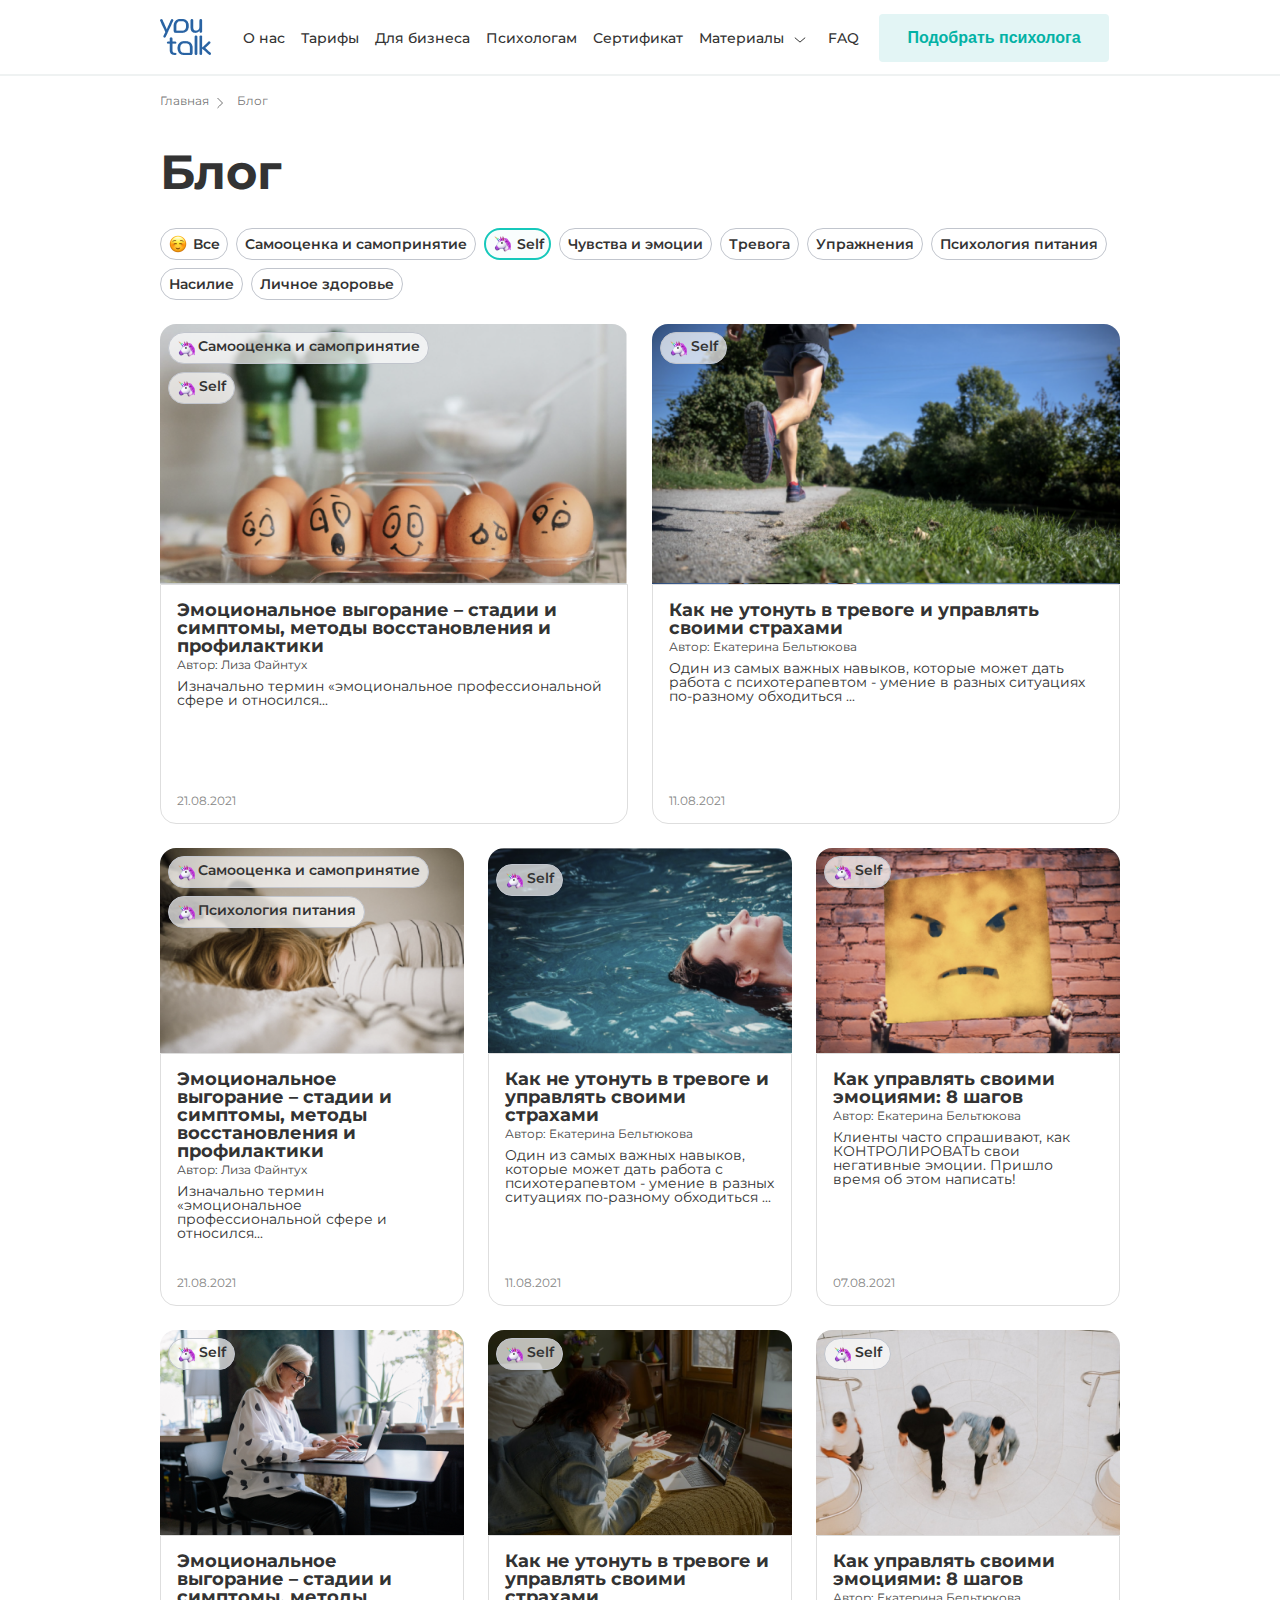
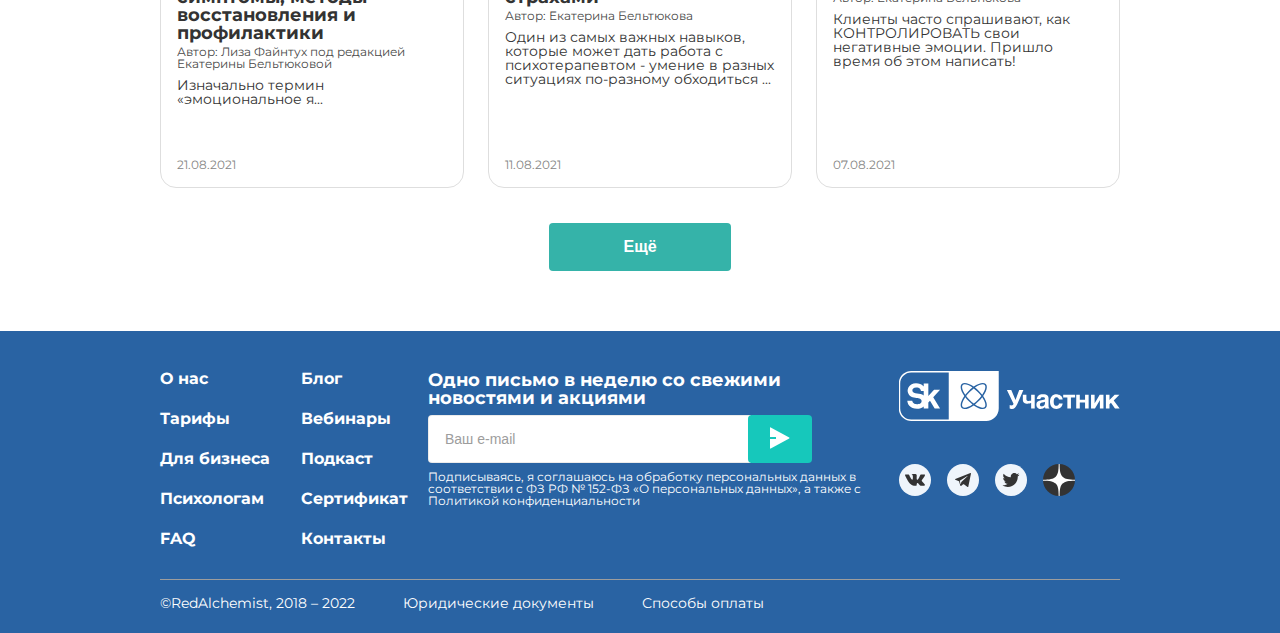
<file: index.html>
<!DOCTYPE html>
<html lang="ru">
<head>
    <meta charset="UTF-8">
    <meta http-equiv="X-UA-Compatible" content="IE=edge">
    <meta name="viewport" content="width=device-width, initial-scale=1.0">
    <link rel="icon" href="../images/png/favicon.png" type="image/png">
    <link href="../CSS/reset.css" rel="stylesheet" type="text/css">
    <link href="../CSS/style.css" rel="stylesheet" type="text/css">
    <link href="../CSS/media_ipadpro.css" rel="stylesheet" type="text/css" media="screen and (max-width: 1439px)">
    <link href="../CSS/media_ipadmini.css" rel="stylesheet" type="text/css" media="screen and (max-width: 1023px)">
    <link href="../CSS/media_iphone11.css" rel="stylesheet" type="text/css" media="screen and (max-width: 767px)">
    <link href="../CSS/media_iphonese.css" rel="stylesheet" type="text/css" media="screen and (max-width: 413px)">
    <title>YouTalk</title>
</head>
<body class="body__blog">
    <header class="header">
        <div class="header__container container">
            <div class="header__logo">
                <a href="homepage.html" title="Главная"><img src="../images/png/logo.png" alt="Logo"></a>
            </div>
            <nav class="header__nav">
                <ul class="header__list">
                    <li class="header__list-item">
                        <a class="header__link" href="#">О нас</a>
                    </li>
                    <li class="header__list-item">
                        <a class="header__link" href="#">Тарифы</a>
                    </li>
                    <li class="header__list-item">
                        <a class="header__link" href="#">Для бизнеса</a>
                    </li>
                    <li class="header__list-item">
                        <a class="header__link" href="#">Психологам</a>
                    </li>
                    <li class="header__list-item">
                        <a class="header__link" href="#">Сертификат</a>
                    </li>
                    <li class="header__list-item">
                        <a class="header__link" href="#">Материалы<button class="header__arrow" type="button"><svg width="12" height="6" viewBox="0 0 12 6" fill="none" xmlns="http://www.w3.org/2000/svg">
                            <path d="M1.09998 0.899902L5.99998 5.0999L10.9 0.899902" stroke="#333333" stroke-linecap="round" stroke-linejoin="round"/>
                            </svg></button></a>
                    </li>
                    <li class="header__list-item">
                        <a class="header__link" href="#">FAQ</a>
                    </li>
                </ul>
            </nav>
            <button type="button" class="header__btn">
                <a class="No" href="#">Подобрать психолога</a>
            </button>
            <button type="button" class="header__burger">
                <svg width="18" height="18" viewBox="0 0 18 18" fill="none" xmlns="http://www.w3.org/2000/svg">
                    <path d="M0 3C0 2.44772 0.447715 2 1 2H17C17.5523 2 18 2.44772 18 3C18 3.55228 17.5523 4 17 4H1C0.447716 4 0 3.55228 0 3ZM0 9C0 8.44772 0.447715 8 1 8H17C17.5523 8 18 8.44772 18 9C18 9.55228 17.5523 10 17 10H1C0.447716 10 0 9.55228 0 9ZM0 15C0 14.4477 0.447715 14 1 14H17C17.5523 14 18 14.4477 18 15C18 15.5523 17.5523 16 17 16H1C0.447716 16 0 15.5523 0 15Z" fill="#03B2A5"/>
                    </svg>
            </button>
        </div>
    </header>
    <main>
        <section class="heading container">
            <ul class="heading__breadcrumb breadcrumb">
                <li class="heading__breadcrumb-item breadcrumb-item">
                    <a class="heading__breadcrumb-link breadcrumb-link" href="#">Главная</a>
                </li>
                <li class="heading__breadcrumb-item breadcrumb-item">
                    <a class="heading__breadcrumb-link breadcrumb-link" href="homepage.html">Блог</a>
                </li>
            </ul>
            <h1 class="heading__header">Блог</h1>
            <ul class="heading__list">
                <li class="heading__list-item">
                    <a class="heading__link heading__link_img_smiling-face" href="#">Все</a>
                </li>
                <li class="heading__list-item">
                    <a class="heading__link" href="#">Самооценка и самопринятие</a>
                </li>
                <li class="heading__list-item">
                    <a class="heading__link heading__link_img_unicorn" href="#">Self</a>
                </li>
                <li class="heading__list-item">
                    <a class="heading__link" href="#">Чувства и эмоции</a>
                </li>
                <li class="heading__list-item">
                    <a class="heading__link" href="#">Тревога</a>
                </li>
                <li class="heading__list-item">
                    <a class="heading__link" href="#">Упражнения</a>
                </li>
                <li class="heading__list-item">
                    <a class="heading__link" href="#">Психология питания</a>
                </li>
                <li class="heading__list-item">
                    <a class="heading__link" href="#">Насилие</a>
                </li>
                <li class="heading__list-item">
                    <a class="heading__link" href="#">Личное здоровье</a>
                </li>
            </ul>
        </section>
        <section class="hero container">
            <div class="hero__block">
                <div class="hero__img hero__img-1">
                    <img class="hero__photo" src="../images/png/blog-photo1.png" alt="фото">
                    <div class="hero__link-wrap">
                      <a class="hero__link hero__link1" href="#">Самооценка и самопринятие</a>
                      <a class="hero__link hero__link2" href="#">Self</a>
                    </div>
                </div>
                <div class="hero__info">
                    <h2 class="hero__info-header">Эмоциональное выгорание – стадии и симптомы, методы восстановления и профилактики</h2>
                    <div class="hero__info-author">Автор: Лиза Файнтух</div>
                    <p class="hero__info-text">Изначально термин «эмоциональное профессиональной сфере и относился...</p>
                    <div class="hero__info-date">21.08.2021</div>
                </div>
            </div>
            <div class="hero__block">
                <div class="hero__img hero__img-2">
                    <img class="hero__photo" src="../images/png/blog-photo2.png" alt="фото">
                    <div class="hero__link-wrap">
                      <a class="hero__link hero__link2" href="#">Self</a>
                    </div>
                </div>
                <div class="hero__info">
                    <h2 class="hero__info-header">Как не утонуть в тревоге и управлять своими страхами</h2>
                    <div class="hero__info-author">Автор: Екатерина Бельтюкова</div>
                    <p class="hero__info-text">Один из самых важных навыков, которые может дать работа с психотерапевтом - умение в разных ситуациях по-разному обходиться ...</p>
                    <div class="hero__info-date">11.08.2021</div>
                </div>
            </div>
        </section>
        <section class="cards container">
            <div class="cards__item cards__item-1">
                <div class="cards__img">
                    <img class="cards__pic" src="../images/png/blog-img1.png" alt="фото">
                    <div class="cards__link-wrap">
                      <a class="cards__link cards__link1" href="#">Самооценка и самопринятие</a>
                      <a class="cards__link cards__link2" href="#">Психология питания</a>
                    </div>
                </div>
                <div class="cards__info">
                    <h2 class="cards__info-header">Эмоциональное выгорание – стадии и симптомы, методы восстановления и профилактики</h2>
                    <div class="cards__info-author">Автор: Лиза Файнтух</div>
                    <p class="cards__info-text">Изначально термин «эмоциональное профессиональной сфере и относился...</p>
                    <div class="cards__info-date">21.08.2021</div>
                </div>
            </div>
            <div class="cards__item cards__item-2">
                <a href="/pages/details.html">
                <div class="cards__img">
                    <img class="cards__pic" src="../images/png/blog-img2.png" alt="фото">
                    <div class="cards__link-wrap">
                        <a class="cards__link cards__link3" href="#">Self</a>
                    </div>
                </div>
                <div class="cards__info">
                    <a class="article" href="/pages/details.html"><h2 class="cards__info-header">Как не утонуть в тревоге и управлять своими страхами</h2>
                    <div class="cards__info-author">Автор: Екатерина Бельтюкова</div>
                    <p class="cards__info-text">Один из самых важных навыков, которые может дать работа с психотерапевтом - умение в разных ситуациях по-разному обходиться ...</p>
                    <div class="cards__info-date">11.08.2021</div></a>
                </div>
                </a>
            </div>
            <div class="cards__item cards__item-3">
                <div class="cards__img">
                    <img class="cards__pic" src="../images/png/blog-img3.png" alt="фото">
                    <div class="cards__link-wrap">
                      <a class="cards__link cards__link3" href="#">Self</a>
                    </div>
                </div>
                <div class="cards__info">
                    <h2 class="cards__info-header">Как управлять своими эмоциями: 8 шагов</h2>
                    <div class="cards__info-author">Автор: Екатерина Бельтюкова</div>
                    <p class="cards__info-text">Клиенты часто спрашивают, как КОНТРОЛИРОВАТЬ свои негативные эмоции. Пришло время об этом написать!</p>
                    <div class="cards__info-date">07.08.2021</div>
                </div>
            </div>
            <div class="cards__item cards__item-4">
                <div class="cards__img">
                    <img class="cards__pic" src="../images/png/blog-img4.png" alt="фото">
                    <div class="cards__link-wrap">
                      <a class="cards__link cards__link3" href="#">Self</a>
                    </div>
                </div>
                <div class="cards__info">
                    <h2 class="cards__info-header">Эмоциональное выгорание – стадии и симптомы, методы восстановления и профилактики</h2>
                    <div class="cards__info-author">Автор: Лиза Файнтух под редакцией  Екатерины Бельтюковой</div>
                    <p class="cards__info-text">Изначально термин «эмоциональное я...</p>
                    <div class="cards__info-date">21.08.2021</div>
                </div>
            </div>
            <div class="cards__item cards__item-5">
                <div class="cards__img">
                    <img class="cards__pic" src="../images/png/blog-img5.png" alt="фото">
                    <div class="cards__link-wrap">
                      <a class="cards__link cards__link3" href="#">Self</a>
                    </div>
                </div>
                <div class="cards__info">
                    <h2 class="cards__info-header">Как не утонуть в тревоге и управлять своими страхами</h2>
                    <div class="cards__info-author">Автор: Екатерина Бельтюкова</div>
                    <p class="cards__info-text">Один из самых важных навыков, которые может дать работа с психотерапевтом - умение в разных ситуациях по-разному обходиться ...</p>
                    <div class="cards__info-date">11.08.2021</div>
                </div>
            </div>
            <div class="cards__item cards__item-6">
                <div class="cards__img">
                    <img class="cards__pic" src="../images/png/blog-img6.png" alt="фото">
                    <div class="cards__link-wrap">
                      <a class="cards__link cards__link3" href="#">Self</a>
                    </div>
                </div>
                <div class="cards__info">
                    <h2 class="cards__info-header">Как управлять своими эмоциями: 8 шагов</h2>
                    <div class="cards__info-author">Автор: Екатерина Бельтюкова</div>
                    <p class="cards__info-text">Клиенты часто спрашивают, как КОНТРОЛИРОВАТЬ свои негативные эмоции. Пришло время об этом написать!</p>
                    <div class="cards__info-date">07.08.2021</div>
                </div>
            </div>
        </section>
        <div class="btn__wrap">
            <button type="button" class="main__btn">
                <a class="No1" href="#">Ещё</a>
            </button>
        </div>
    </main>
    <footer class="footer">
        <div class="footer__container container">
            <div class="footer__wrap">
                <nav class="footer__nav">
                    <ul class="footer__list">
                        <li class="footer__list-item">
                            <a class="footer__link" href="#">О нас</a>
                        </li>
                        <li class="footer__list-item">
                            <a class="footer__link" href="#">Блог</a>
                        </li>
                        <li class="footer__list-item">
                            <a class="footer__link" href="#">Тарифы</a>
                        </li>
                        <li class="footer__list-item">
                            <a class="footer__link" href="#">Вебинары</a>
                        </li>
                        <li class="footer__list-item">
                            <a class="footer__link" href="#">Для бизнеса</a>
                        </li>
                        <li class="footer__list-item">
                            <a class="footer__link" href="#">Подкаст</a>
                        </li>
                        <li class="footer__list-item">
                            <a class="footer__link" href="#">Психологам</a>
                        </li>
                        <li class="footer__list-item">
                            <a class="footer__link" href="#">Сертификат</a>
                        </li>
                        <li class="footer__list-item">
                            <a class="footer__link" href="#">FAQ</a>
                        </li>
                        <li class="footer__list-item">
                            <a class="footer__link" href="#">Контакты</a>
                        </li>
                    </ul>
                </nav>
                <div class="footer__subs-wrap">
                    <p class="footer__header">Одно письмо в неделю со свежими новостями и акциями</p>
                    <form class="footer__form">
                        <input class="footer__input" type="email" placeholder="Ваш e-mail">
                        <button class="footer__btn" type="submit"><svg width="20" height="22" viewBox="0 0 20 22" fill="none"
                                xmlns="http://www.w3.org/2000/svg">
                                <path
                                    d="M0 12.0001H6V10.0001H0V0.846106C1.48755e-05 0.75922 0.0226703 0.673839 0.0657334 0.598376C0.108797 0.522913 0.170781 0.459974 0.245577 0.415763C0.320372 0.371552 0.405398 0.347594 0.492273 0.346251C0.579148 0.344908 0.664873 0.366227 0.741 0.408106L19.203 10.5621C19.2814 10.6053 19.3468 10.6687 19.3923 10.7457C19.4378 10.8228 19.4618 10.9106 19.4618 11.0001C19.4618 11.0896 19.4378 11.1774 19.3923 11.2545C19.3468 11.3315 19.2814 11.3949 19.203 11.4381L0.741 21.5921C0.664873 21.634 0.579148 21.6553 0.492273 21.654C0.405398 21.6526 0.320372 21.6287 0.245577 21.5844C0.170781 21.5402 0.108797 21.4773 0.0657334 21.4018C0.0226703 21.3264 1.48755e-05 21.241 0 21.1541V12.0001Z"
                                    fill="white" />
                            </svg>
                        </button>
                    </form>
                    <p class="footer__text">Подписываясь, я соглашаюсь на обработку персональных данных в соответствии с ФЗ РФ №
                        152-ФЗ «О персональных данных», а также с Политикой конфиденциальности</p>
                </div>
                <div class="footer__icons">
                    <a href="#"><svg width="221" height="50" viewBox="0 0 221 50" fill="none" xmlns="http://www.w3.org/2000/svg">
                            <g clip-path="url(#clip0_1_1708)">
                                <path
                                    d="M83.2307 23.751C86.2668 19.2628 87.1299 15.3838 85.7388 13.9927C85.3022 13.5662 84.6421 13.3428 83.779 13.3428C81.8801 13.3428 79.0775 14.409 75.9805 16.5008C77.2701 17.4959 78.5597 18.623 79.829 19.8923C81.0983 21.1616 82.2355 22.4512 83.2205 23.7408L83.2307 23.751Z"
                                    fill="white" />
                                <path
                                    d="M69.646 19.9021C70.9152 18.6328 72.2049 17.4955 73.4945 16.5105C70.3974 14.4187 67.5948 13.3525 65.6959 13.3525C64.8429 13.3525 64.1728 13.5658 63.7361 14.0024C62.345 15.3936 63.2081 19.2624 66.2442 23.7607C67.2394 22.4711 68.3767 21.1815 69.6358 19.9122L69.646 19.9021Z"
                                    fill="white" />
                                <path
                                    d="M82.3354 24.9998C81.3403 23.6695 80.1624 22.2987 78.8017 20.938C77.441 19.5773 76.0702 18.3994 74.74 17.4043C73.4098 18.3994 72.0389 19.5773 70.6782 20.938C69.3176 22.2987 68.1397 23.6695 67.1445 24.9998C68.1397 26.33 69.3176 27.7008 70.6782 29.0615C72.0389 30.4222 73.4098 31.6001 74.74 32.5952C76.0702 31.6001 77.441 30.4222 78.8017 29.0615C80.1624 27.7008 81.3403 26.33 82.3354 24.9998Z"
                                    fill="white" />
                                <path
                                    d="M66.256 26.249C63.2198 30.7372 62.3567 34.6162 63.7478 36.0073C65.139 37.3985 69.0078 36.5354 73.5062 33.4891C72.2166 32.4939 70.927 31.3567 69.6577 30.0975C68.3884 28.8282 67.2511 27.5386 66.2661 26.249H66.256Z"
                                    fill="white" />
                                <path
                                    d="M52.0269 0H12.2422C5.33723 0 -0.257812 5.59505 -0.257812 12.5V37.5C-0.257812 44.405 5.33723 50 12.2422 50H87.2422C94.1471 50 99.7422 44.405 99.7422 37.5V0H52.0269ZM49.7422 48.5378H12.2422C6.15974 48.5378 1.20441 43.5825 1.20441 37.5V12.5C1.20441 6.41755 6.15974 1.46223 12.2422 1.46223H49.7422V48.5378ZM86.7751 37.0329C86.0541 37.7539 85.0184 38.0991 83.7897 38.0991C81.3628 38.0991 78.1236 36.7689 74.7422 34.3928C71.3608 36.7689 68.1216 38.0991 65.6947 38.0991C64.4558 38.0991 63.4302 37.7539 62.7093 37.0329C60.5667 34.8903 61.7548 30.1076 65.3393 25C61.7548 19.8924 60.5667 15.1097 62.7093 12.9671C64.8519 10.8245 69.6346 12.0126 74.7422 15.5971C79.8498 12.0126 84.6325 10.8245 86.7751 12.9671C88.9177 15.1097 87.7296 19.8924 84.1451 25C87.7296 30.1076 88.9177 34.8903 86.7751 37.0329Z"
                                    fill="white" />
                                <path
                                    d="M79.8407 30.0975C78.5714 31.3668 77.2818 32.5041 75.9922 33.4891C80.4804 36.5252 84.3594 37.3883 85.7505 36.0073C87.1417 34.6162 86.2785 30.7474 83.2424 26.249C82.2473 27.5386 81.11 28.8282 79.8508 30.0975H79.8407Z"
                                    fill="white" />
                                <path
                                    d="M10.2926 15.2113C8.95222 16.8867 8.35312 19.1715 8.76945 21.0297C9.84581 25.8429 14.3137 26.6146 17.5936 27.0411C20.1829 27.3762 22.6606 27.8534 22.5997 30.1585C22.5286 32.5549 19.8275 33.1438 18.0505 33.1438C13.4303 33.1438 13.278 29.732 13.278 29.732H8.3125C8.38358 31.0114 8.76945 33.0728 10.3535 34.8396C12.0798 36.7791 14.6793 37.7539 18.0607 37.7539C20.6602 37.7539 23.0261 36.9111 24.7118 35.4083V37.4696H29.3421V31.5699L30.977 29.7726L35.6582 37.4696H41.0501L34.2365 26.2084L41.0501 18.745H35.0489L29.3421 25.0001V12.5001H24.7118V15.526C24.5595 15.3331 24.397 15.1402 24.2244 14.9472C22.5387 13.1601 20.1119 12.2563 17.0046 12.2563C13.4201 12.2563 11.3791 13.8607 10.2926 15.2113ZM17.0859 16.5923C19.1675 16.5923 21.2491 17.0594 22.0412 19.9533H24.7016V24.3806C21.3811 21.6491 14.1716 23.3652 13.3998 19.9635C12.9937 18.1763 14.7707 16.5923 17.0859 16.5923Z"
                                    fill="white" />
                                <path
                                    d="M111.538 34.3421C111.852 34.4437 112.208 34.4944 112.624 34.4944C113.142 34.4944 113.558 34.3421 113.873 34.0273C114.188 33.7125 114.391 33.2962 114.493 32.8393L107.902 18.8872H112.289L116.513 28.8994L120.22 18.8872H124.393L118.453 32.6362C117.671 34.4538 116.869 35.8043 115.985 36.6573C115.102 37.5407 114.147 37.9774 113.081 37.9774C112.716 37.9774 112.431 37.9774 112.198 37.9266C111.934 37.8961 111.731 37.8454 111.548 37.7946L111.05 37.6423C110.918 37.5915 110.786 37.5407 110.664 37.5103V33.9867C110.898 34.139 111.182 34.271 111.517 34.3523L111.538 34.3421Z"
                                    fill="white" />
                                <path
                                    d="M131.543 32.2707C131.279 32.3519 130.995 32.4027 130.69 32.4737C130.375 32.5245 130.04 32.5753 129.705 32.6058C129.37 32.6565 129.035 32.6565 128.72 32.6565C127.918 32.6565 127.238 32.5753 126.618 32.4534C126.019 32.3011 125.501 32.0879 125.085 31.7833C124.669 31.4685 124.354 31.0521 124.151 30.5343C123.948 30.0367 123.836 29.4173 123.836 28.6963V23.7207H127.41V27.9957C127.41 28.3815 127.461 28.7268 127.563 28.9502C127.644 29.2142 127.796 29.4173 127.999 29.5696C128.202 29.7219 128.436 29.8336 128.751 29.8844C129.065 29.9352 129.421 29.9656 129.837 29.9656C130.457 29.9656 130.924 29.9149 131.289 29.8133C131.655 29.6813 131.939 29.5493 132.142 29.4274V23.7207H135.717V37.5205H132.142V32.0777C131.99 32.1285 131.777 32.2097 131.523 32.2808L131.543 32.2707Z"
                                    fill="white" />
                                <path
                                    d="M149.588 35.7945C149.619 36.0585 149.69 36.2921 149.771 36.4139C149.852 36.5967 149.923 36.6983 150.035 36.7795C150.137 36.8607 150.218 36.9115 150.35 36.9318V37.5005H146.38L146.176 36.8506C146.075 36.5866 146.044 36.2819 146.044 35.8859L145.242 36.6881C144.958 36.9217 144.674 37.1247 144.339 37.3075C144.003 37.4903 143.638 37.6426 143.201 37.7442C142.765 37.8457 142.247 37.8965 141.648 37.8965C141.049 37.8965 140.46 37.8152 139.932 37.6325C139.414 37.4497 138.977 37.1654 138.581 36.8303C138.215 36.4647 137.911 36.0281 137.698 35.4797C137.495 34.9619 137.383 34.3425 137.383 33.6418C137.383 33.0732 137.464 32.5553 137.647 32.0577C137.83 31.5602 138.083 31.154 138.398 30.7884C138.733 30.4229 139.129 30.1182 139.586 29.8847C140.053 29.6207 140.571 29.4684 141.17 29.3871L144.674 28.8693C144.806 28.8388 144.938 28.8388 145.09 28.788C145.242 28.7576 145.374 28.7068 145.506 28.6052C145.638 28.524 145.74 28.4225 145.821 28.2905C145.902 28.1381 145.953 27.9554 145.953 27.7218C145.953 27.4883 145.902 27.2852 145.852 27.1024C145.77 26.8993 145.648 26.7368 145.486 26.6048C145.303 26.4525 145.1 26.3408 144.816 26.2697C144.531 26.1885 144.166 26.1682 143.75 26.1682C143.252 26.1682 142.897 26.219 142.612 26.3002C142.298 26.4018 142.064 26.5642 141.912 26.7165C141.729 26.8993 141.597 27.1024 141.526 27.3156L141.373 28.0671H137.799C137.799 27.9148 137.83 27.6812 137.88 27.3664C137.931 27.0821 138.033 26.747 138.195 26.3814C138.327 26.0464 138.561 25.6808 138.815 25.3152C139.079 24.9497 139.414 24.6146 139.881 24.2998C140.297 24.0155 140.845 23.7515 141.465 23.5687C142.084 23.3859 142.815 23.2844 143.699 23.2539C144.917 23.2539 145.933 23.3859 146.705 23.6195C147.456 23.8835 148.055 24.2186 148.492 24.6044C148.908 25.0208 149.192 25.4574 149.345 25.955C149.477 26.4525 149.548 26.9399 149.548 27.4375V34.7486C149.548 35.165 149.578 35.5 149.629 35.7641L149.588 35.7945ZM145.283 31.0728C145.049 31.1743 144.765 31.2758 144.399 31.3368L143.445 31.5195C143.029 31.6008 142.663 31.6719 142.358 31.7836C142.044 31.8851 141.79 32.0171 141.577 32.1694C141.373 32.3522 141.211 32.5553 141.109 32.7888C141.008 33.0224 140.957 33.3067 140.957 33.6723C140.957 33.9566 141.008 34.2206 141.089 34.4237C141.191 34.6572 141.323 34.8096 141.505 34.972C141.658 35.104 141.841 35.236 142.054 35.2868C142.287 35.368 142.521 35.3883 142.785 35.3883C142.917 35.3883 143.1 35.3579 143.303 35.3376C143.506 35.3071 143.719 35.2563 143.973 35.1853C144.207 35.0837 144.44 34.9822 144.674 34.8197C144.907 34.6877 145.11 34.4846 145.293 34.2511C145.496 34.0175 145.659 33.7332 145.76 33.3676C145.862 33.0325 145.943 32.6365 145.943 32.1796V30.7783C145.74 30.9103 145.506 31.0118 145.293 31.0931L145.283 31.0728Z"
                                    fill="white" />
                                <path
                                    d="M159.599 27.6298C159.498 27.3455 159.335 27.112 159.163 26.9292C158.959 26.7261 158.726 26.5941 158.462 26.4926C158.178 26.4113 157.842 26.3606 157.446 26.3606C156.847 26.3606 156.38 26.4926 156.025 26.7769C155.659 27.0612 155.375 27.3963 155.192 27.8126C154.989 28.2493 154.877 28.7164 154.806 29.2139C154.756 29.7115 154.705 30.1684 154.705 30.6152C154.705 31.062 154.735 31.5494 154.786 32.0368C154.837 32.5547 154.938 32.9913 155.152 33.4077C155.334 33.824 155.588 34.1896 155.984 34.4434C156.35 34.7277 156.837 34.8597 157.467 34.8597C157.883 34.8597 158.249 34.7785 158.553 34.5957C158.838 34.4434 159.102 34.2302 159.305 33.9966C159.508 33.7326 159.67 33.4788 159.772 33.1944C159.853 32.9304 159.904 32.6766 159.904 32.443H163.641C163.641 32.6766 163.61 32.9609 163.539 33.3264C163.438 33.7123 163.305 34.0779 163.123 34.4942C162.94 34.8801 162.686 35.2964 162.392 35.7127C162.057 36.129 161.691 36.4946 161.224 36.7992C160.757 37.1343 160.239 37.3983 159.619 37.6014C159 37.8045 158.269 37.9162 157.467 37.9162C156.431 37.9162 155.497 37.7639 154.695 37.4491C153.892 37.114 153.212 36.6469 152.674 36.0275C152.126 35.4081 151.709 34.6567 151.425 33.7225C151.141 32.8187 150.988 31.7728 150.988 30.6152C150.988 29.4576 151.141 28.3813 151.455 27.4775C151.77 26.5941 152.207 25.8224 152.775 25.1928C153.344 24.5734 154.024 24.1063 154.827 23.7915C155.609 23.4564 156.512 23.2939 157.477 23.2939C157.893 23.2939 158.33 23.3447 158.797 23.3955C159.234 23.4463 159.68 23.5783 160.117 23.7306C160.554 23.9134 160.97 24.1164 161.386 24.3805C161.772 24.6445 162.138 24.9796 162.473 25.3654C162.788 25.7513 163.041 26.2184 163.255 26.7363C163.458 27.2541 163.59 27.8736 163.641 28.5742H159.904C159.823 28.2086 159.751 27.8736 159.619 27.6197L159.599 27.6298Z"
                                    fill="white" />
                                <path d="M176.109 23.7104V26.6146H171.935V37.5102H168.361V26.6146H164.188V23.7104H176.119H176.109Z"
                                    fill="white" />
                                <path
                                    d="M186.061 28.6963V23.7207H189.635V37.5205H186.061V31.6106H180.801V37.5205H177.227V23.7207H180.801V28.6963H186.061Z"
                                    fill="white" />
                                <path
                                    d="M195.664 32.2198L200.701 23.7104H204.458V37.5102H200.883V29.1836H200.833L195.959 37.5102H192.039V23.7104H195.613V32.2198H195.664Z"
                                    fill="white" />
                                <path
                                    d="M215.651 23.7103H220.423L214.717 29.4374L220.657 37.5H215.986L211.944 31.6612L210.492 33.1437V37.5H206.918V23.7002H210.492V28.9398L215.651 23.7002V23.7103Z"
                                    fill="white" />
                            </g>
                            <defs>
                                <clipPath id="clip0_1_1708">
                                    <rect width="221" height="50" fill="white" />
                                </clipPath>
                            </defs>
                        </svg>
                    </a>
                    <ul class="footer__media">
                        <li>
                            <a href="#"><svg width="32" height="32" viewBox="0 0 32 32" fill="none"
                                    xmlns="http://www.w3.org/2000/svg">
                                    <g clip-path="url(#clip0_1_1692)">
                                        <rect width="32" height="32" rx="16" fill="#EFF5FB" />
                                        <g clip-path="url(#clip1_1_1692)">
                                            <path
                                                d="M25.8217 20.5411C25.768 20.4479 25.4355 19.6996 23.8353 18.1615C22.1602 16.551 22.3852 16.8125 24.4029 14.0277C25.6317 12.3318 26.123 11.296 25.9692 10.8533C25.823 10.4312 24.9192 10.5426 24.9192 10.5426L21.9139 10.5607C21.9139 10.5607 21.6914 10.5296 21.5252 10.6319C21.3639 10.7329 21.2601 10.9659 21.2601 10.9659C21.2601 10.9659 20.7839 12.2787 20.1488 13.3947C18.81 15.7496 18.2737 15.8739 18.0549 15.7276C17.5461 15.3871 17.6736 14.3579 17.6736 13.6277C17.6736 11.3452 18.0074 10.3937 17.0223 10.1477C16.6948 10.0661 16.4548 10.0118 15.6185 10.0027C14.5459 9.99105 13.6371 10.0066 13.1233 10.2668C12.7808 10.4403 12.517 10.8274 12.6783 10.8494C12.877 10.8766 13.3271 10.975 13.5658 11.3116C13.8746 11.7453 13.8634 12.7214 13.8634 12.7214C13.8634 12.7214 14.0409 15.4078 13.4496 15.7418C13.0433 15.971 12.487 15.5036 11.2932 13.3662C10.6819 12.2722 10.2193 11.0617 10.2193 11.0617C10.2193 11.0617 10.1306 10.8364 9.97182 10.716C9.77931 10.5698 9.50929 10.5231 9.50929 10.5231L6.65158 10.5413C6.65158 10.5413 6.2228 10.5542 6.06528 10.7471C5.92527 10.9193 6.05403 11.274 6.05403 11.274C6.05403 11.274 8.2917 16.6947 10.8244 19.4277C13.1483 21.9328 15.786 21.7684 15.786 21.7684H16.9811C16.9811 21.7684 17.3424 21.727 17.5261 21.5211C17.6961 21.3321 17.6899 20.9774 17.6899 20.9774C17.6899 20.9774 17.6661 19.3163 18.4112 19.0717C19.145 18.8309 20.0876 20.677 21.0864 21.3878C21.8414 21.925 22.4152 21.8072 22.4152 21.8072L25.0867 21.7684C25.0867 21.7684 26.4843 21.6791 25.8217 20.5411Z"
                                                fill="#333333" />
                                        </g>
                                    </g>
                                    <defs>
                                        <clipPath id="clip0_1_1692">
                                            <rect width="32" height="32" fill="white" />
                                        </clipPath>
                                        <clipPath id="clip1_1_1692">
                                            <rect width="20" height="12" fill="white" transform="translate(6 10)" />
                                        </clipPath>
                                    </defs>
                                </svg>
                            </a>
                        </li>
                        <li>
                            <a href="#"><svg width="32" height="32" viewBox="0 0 32 32" fill="none"
                                    xmlns="http://www.w3.org/2000/svg">
                                    <g clip-path="url(#clip0_1_1696)">
                                        <rect width="32" height="32" rx="16" fill="#EFF5FB" />
                                        <g clip-path="url(#clip1_1_1696)">
                                            <path
                                                d="M8.28261 15.7694L11.9693 17.1638L13.3963 21.8146C13.4876 22.1125 13.847 22.2226 14.0856 22.0249L16.1406 20.3271C16.3561 20.1492 16.6629 20.1404 16.888 20.306L20.5946 23.0331C20.8498 23.2211 21.2113 23.0794 21.2753 22.7669L23.9906 9.53073C24.0604 9.18936 23.7295 8.90457 23.4087 9.03029L8.27829 14.9455C7.9049 15.0914 7.90815 15.6272 8.28261 15.7694ZM13.1663 16.4215L20.3716 11.9242C20.5011 11.8437 20.6343 12.0211 20.5231 12.1256L14.5767 17.7273C14.3677 17.9245 14.2329 18.1883 14.1947 18.4747L13.9921 19.996C13.9653 20.1991 13.6837 20.2193 13.6284 20.0227L12.8494 17.2486C12.7602 16.9322 12.8902 16.5943 13.1663 16.4215Z"
                                                fill="#333333" />
                                        </g>
                                    </g>
                                    <defs>
                                        <clipPath id="clip0_1_1696">
                                            <rect width="32" height="32" fill="white" />
                                        </clipPath>
                                        <clipPath id="clip1_1_1696">
                                            <rect width="16" height="14" fill="white" transform="translate(8 9)" />
                                        </clipPath>
                                    </defs>
                                </svg>
                            </a>
                        </li>
                        <li>
                            <a href="#"><svg width="32" height="32" viewBox="0 0 32 32" fill="none"
                                    xmlns="http://www.w3.org/2000/svg">
                                    <g clip-path="url(#clip0_1_1700)">
                                        <rect width="32" height="32" rx="16" fill="#EFF5FB" />
                                        <g clip-path="url(#clip1_1_1700)">
                                            <path
                                                d="M24.4702 10.7133C23.834 10.9947 23.1593 11.1795 22.4685 11.2616C23.1967 10.8261 23.7416 10.1408 24.0019 9.33327C23.3185 9.73994 22.5694 10.0249 21.7885 10.1791C21.264 9.61792 20.5688 9.24574 19.811 9.12043C19.0532 8.99511 18.2752 9.12368 17.5979 9.48615C16.9207 9.84862 16.3822 10.4247 16.0661 11.1248C15.7501 11.8249 15.6742 12.6098 15.8502 13.3574C14.4645 13.288 13.1088 12.9279 11.8713 12.3005C10.6337 11.6731 9.54198 10.7925 8.66687 9.71577C8.35712 10.2478 8.19434 10.8526 8.19521 11.4683C8.19521 12.6766 8.81021 13.7441 9.74521 14.3691C9.19188 14.3517 8.65074 14.2023 8.16688 13.9333V13.9766C8.16704 14.7814 8.44552 15.5613 8.95508 16.1842C9.46465 16.807 10.1739 17.2345 10.9627 17.3941C10.4491 17.5333 9.91046 17.5538 9.38771 17.4541C9.6101 18.1468 10.0435 18.7526 10.6274 19.1867C11.2112 19.6208 11.9161 19.8614 12.6435 19.8749C11.9206 20.4427 11.0929 20.8624 10.2076 21.1101C9.32236 21.3577 8.39698 21.4285 7.48438 21.3183C9.07746 22.3428 10.932 22.8867 12.826 22.8849C19.2369 22.8849 22.7427 17.5741 22.7427 12.9683C22.7427 12.8183 22.7385 12.6666 22.7319 12.5183C23.4143 12.0251 24.0032 11.4141 24.471 10.7141L24.4702 10.7133Z"
                                                fill="#333333" />
                                        </g>
                                    </g>
                                    <defs>
                                        <clipPath id="clip0_1_1700">
                                            <rect width="32" height="32" fill="white" />
                                        </clipPath>
                                        <clipPath id="clip1_1_1700">
                                            <rect width="18" height="18" fill="white" transform="translate(7 7)" />
                                        </clipPath>
                                    </defs>
                                </svg>
                            </a>
                        </li>
                        <li>
                            <a href="#"><svg width="32" height="32" viewBox="0 0 32 32" fill="none"
                                    xmlns="http://www.w3.org/2000/svg">
                                    <g clip-path="url(#clip0_1_1705)">
                                        <path
                                            d="M0 16C0 7.16343 7.16343 0 16 0C24.8366 0 32 7.16343 32 16C32 24.8366 24.8366 32 16 32C7.16343 32 0 24.8366 0 16Z"
                                            fill="#333333" />
                                        <path fill-rule="evenodd" clip-rule="evenodd"
                                            d="M15.6762 0C15.6006 6.58251 15.1702 10.2664 12.7183 12.7183C10.2664 15.1702 6.58251 15.6006 0 15.6762V16.6315C6.58251 16.707 10.2664 17.1375 12.7183 19.5894C15.1317 22.0028 15.5866 25.6099 15.6724 32H16.6353C16.721 25.6099 17.1759 22.0028 19.5894 19.5894C22.0028 17.1759 25.6099 16.721 32 16.6353V15.6723C25.6099 15.5866 22.0028 15.1317 19.5894 12.7183C17.1375 10.2664 16.707 6.58251 16.6315 0H15.6762Z"
                                            fill="white" />
                                    </g>
                                    <defs>
                                        <clipPath id="clip0_1_1705">
                                            <rect width="32" height="32" fill="white" />
                                        </clipPath>
                                    </defs>
                                </svg>
                            </a>
                        </li>
                    </ul>
                </div>
            </div>
            <div class="footer__line"></div>
            <ul class="footer__misc">
                <li>©RedAlchemist, 2018 – 2022</li>
                <li>
                    <a class="footer__misc-link" href="#">Юридические документы</a>
                </li>
                <li>
                    <a class="footer__misc-link" href="#">Способы оплаты</a>
                </li>
            </ul>
        </div>
    </footer>
</body>
</html>
</file>
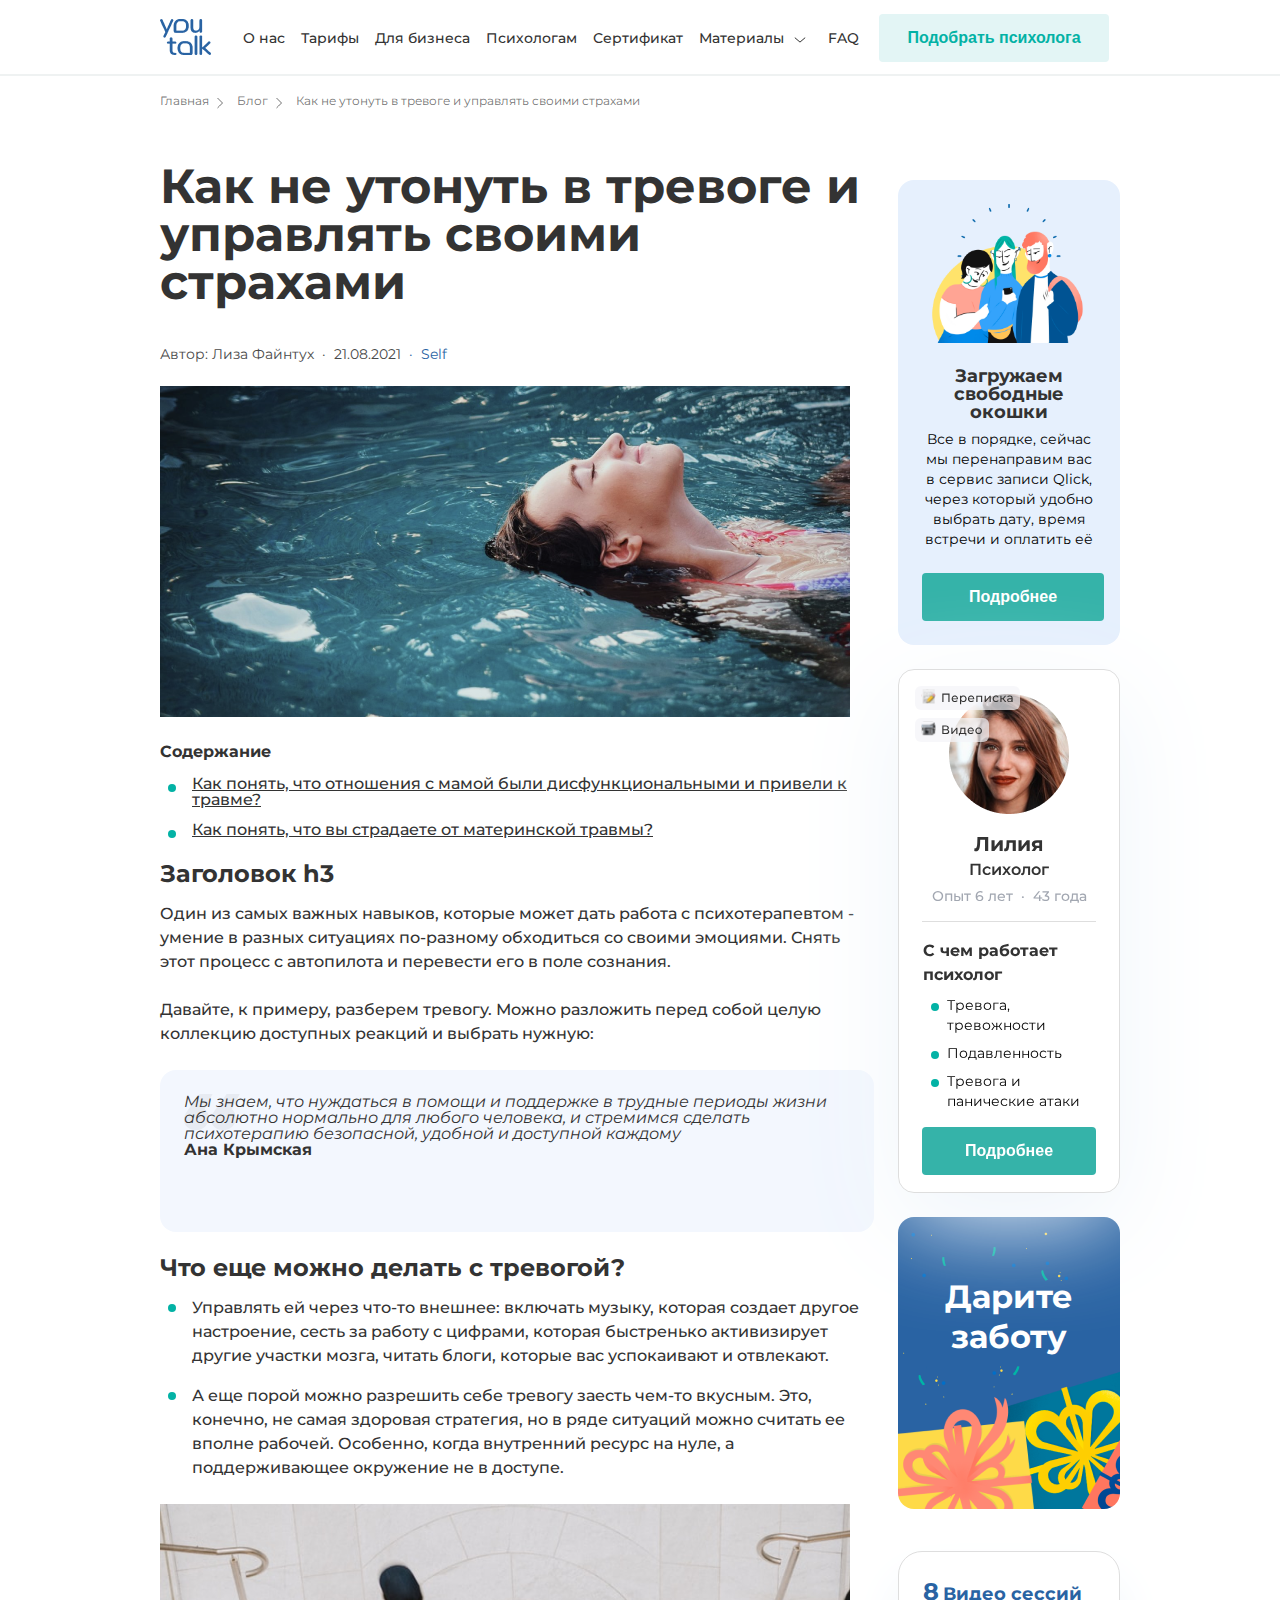
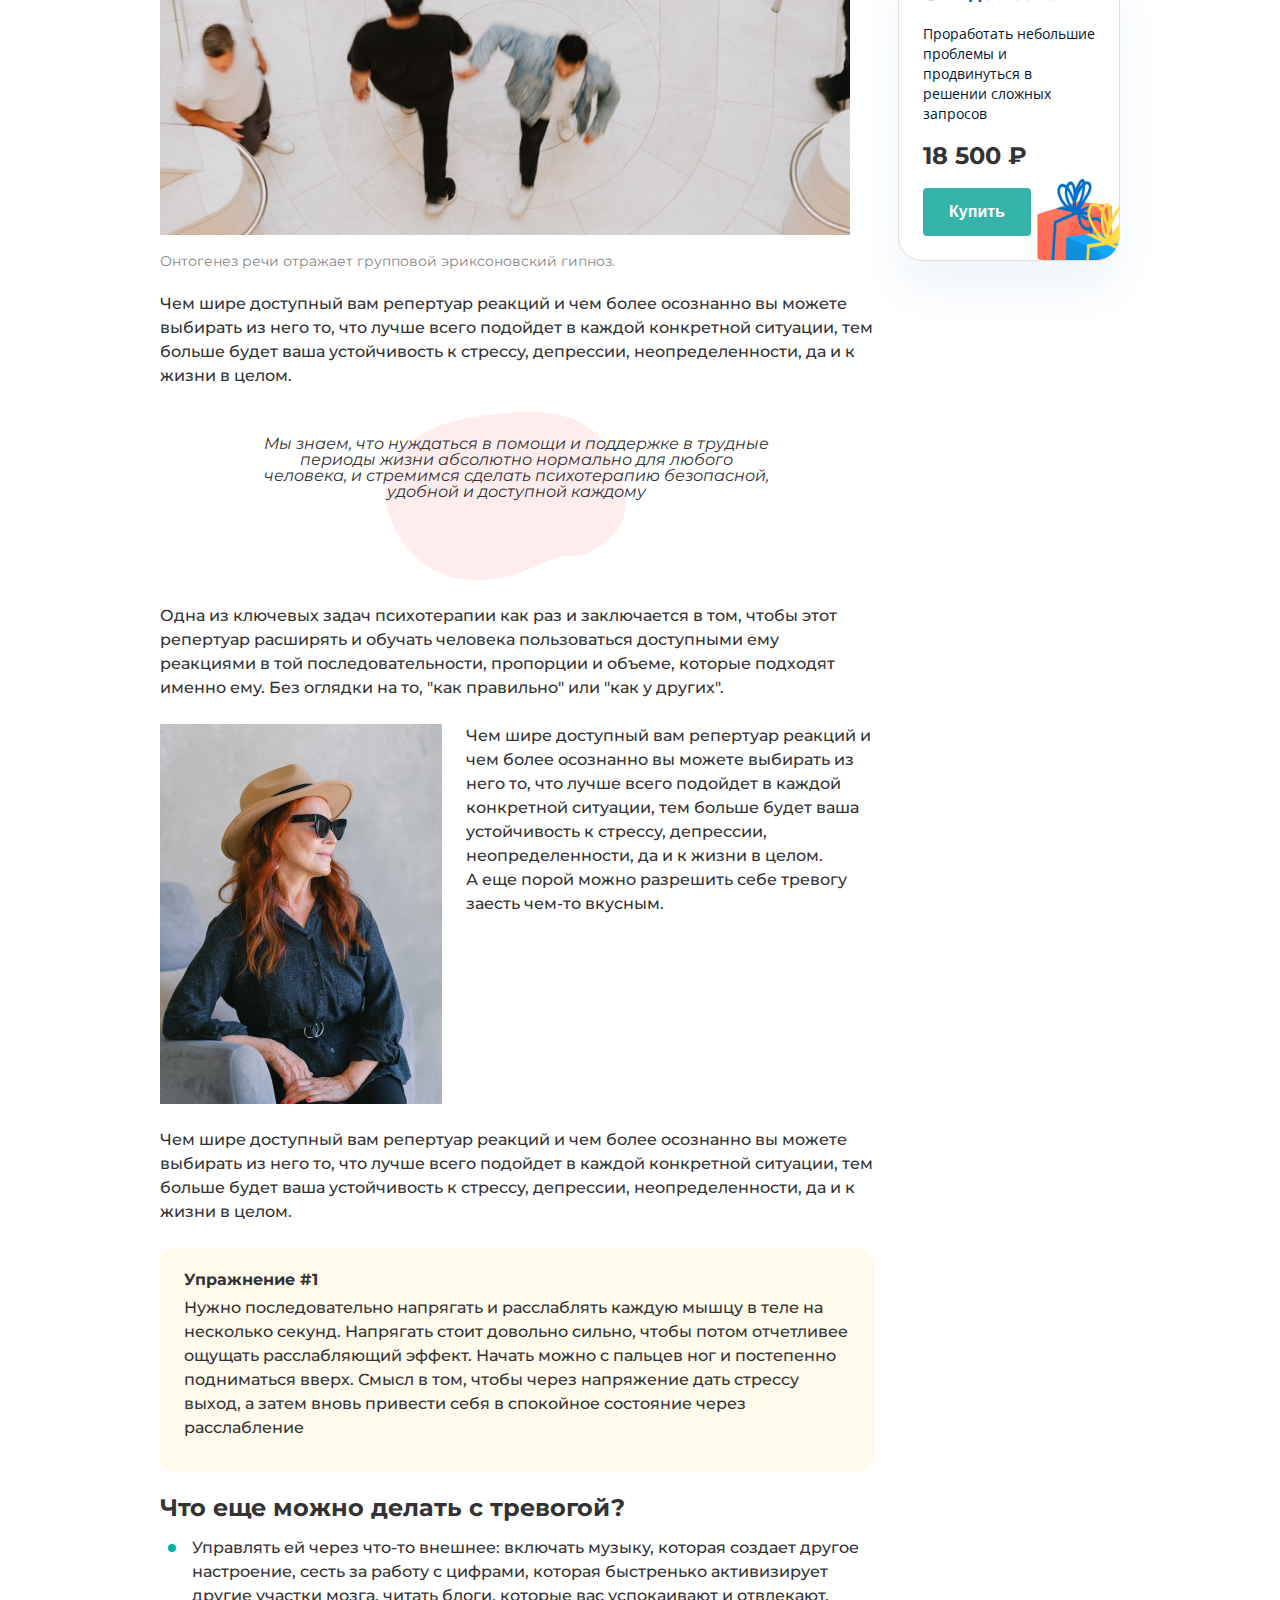
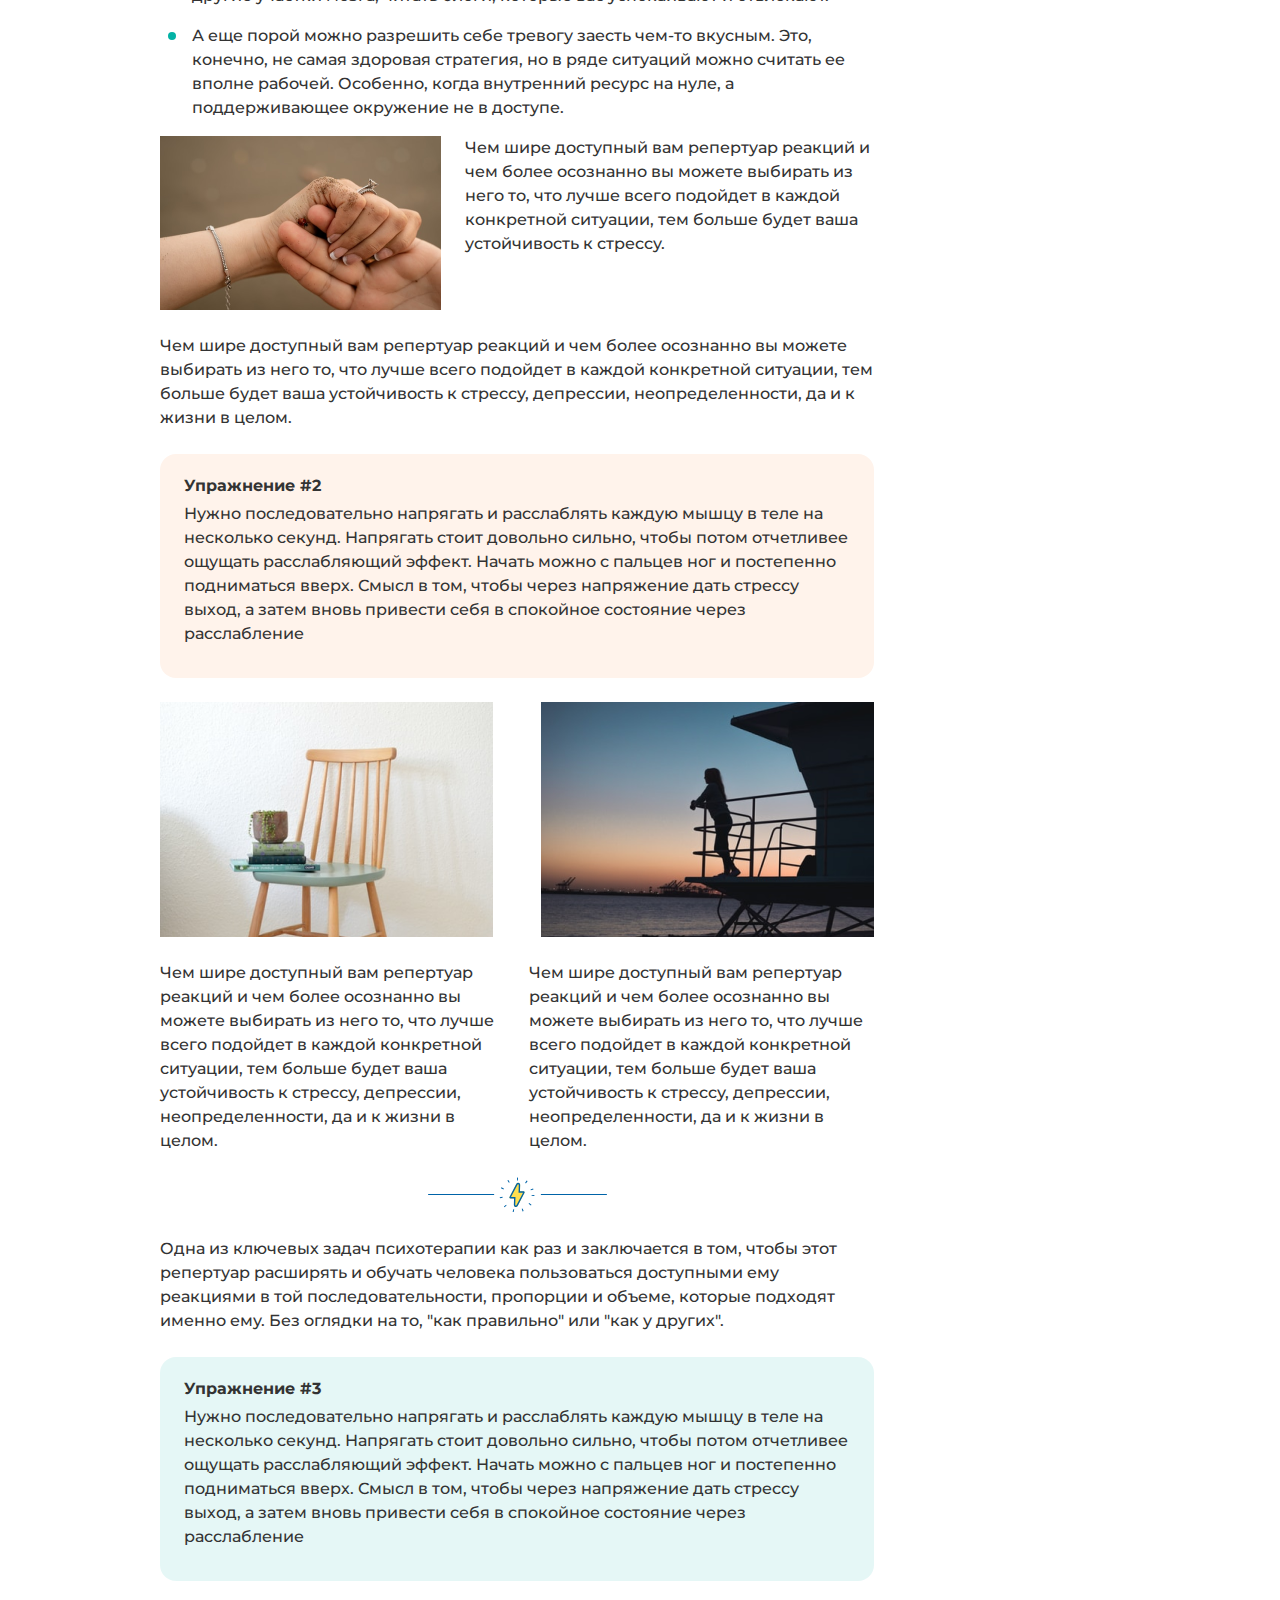
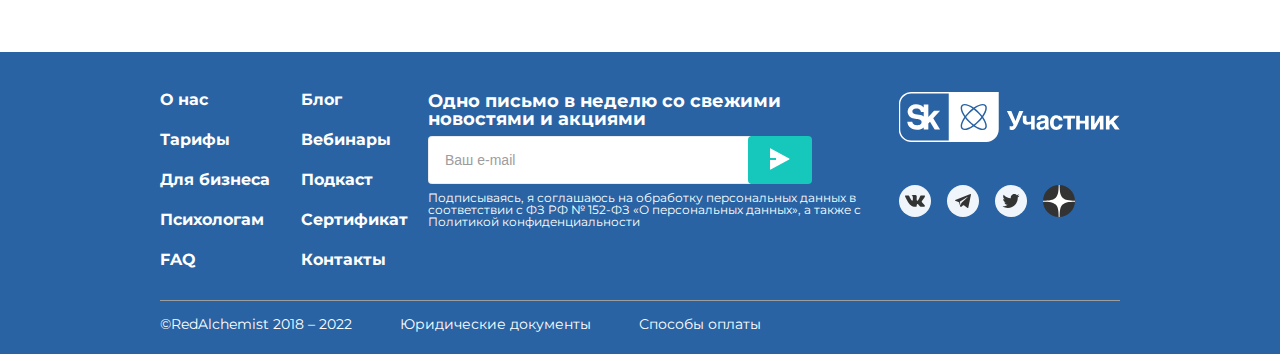
<file: pages/details.html>
<!DOCTYPE html>
<html lang="ru">
<head>
    <meta charset="UTF-8">
    <meta http-equiv="X-UA-Compatible" content="IE=edge">
    <meta name="viewport" content="width=device-width, initial-scale=1.0">
    <link rel="icon" href="../images/png/favicon.png" type="image/png">
    <link href="../CSS/reset.css" rel="stylesheet" type="text/css">
    <link href="../CSS/style.css" rel="stylesheet" type="text/css">
    <link href="../CSS/media_ipadpro.css" rel="stylesheet" type="text/css" media="screen and (max-width: 1439px)">
    <link href="../CSS/media_ipadmini.css" rel="stylesheet" type="text/css" media="screen and (max-width: 1023px)">
    <link href="../CSS/media_iphone11.css" rel="stylesheet" type="text/css" media="screen and (max-width: 767px)">
    <link href="../CSS/media_iphonese.css" rel="stylesheet" type="text/css" media="screen and (max-width: 413px)">
    <title>YouTalk</title>
</head>
<body class="body__article">
    <header class="header">
        <div class="header__container container">
            <div class="header__logo">
                <a href="../homepage.html" title="Главная"><img src="../images/png/logo.png" alt="Logo"></a>
            </div>
            <nav class="header__nav">
                <ul class="header__list">
                    <li class="header__list-item">
                        <a class="header__link" href="#">О нас</a>
                    </li>
                    <li class="header__list-item">
                        <a class="header__link" href="#">Тарифы</a>
                    </li>
                    <li class="header__list-item">
                        <a class="header__link" href="#">Для бизнеса</a>
                    </li>
                    <li class="header__list-item">
                        <a class="header__link" href="#">Психологам</a>
                    </li>
                    <li class="header__list-item">
                        <a class="header__link" href="#">Сертификат</a>
                    </li>
                    <li class="header__list-item">
                        <a class="header__link" href="#">Материалы<button class="header__arrow" type="button"><svg width="12" height="6" viewBox="0 0 12 6" fill="none" xmlns="http://www.w3.org/2000/svg">
                            <path d="M1.09998 0.899902L5.99998 5.0999L10.9 0.899902" stroke="#333333" stroke-linecap="round" stroke-linejoin="round"/>
                            </svg></button></a>
                    </li>
                    <li class="header__list-item">
                        <a class="header__link" href="#">FAQ</a>
                    </li>
                </ul>
            </nav>
            <button type="button" class="header__btn">
                Подобрать психолога
            </button>
            <button type="button" class="header__burger">
                <svg width="18" height="18" viewBox="0 0 18 18" fill="none" xmlns="http://www.w3.org/2000/svg">
                    <path d="M0 3C0 2.44772 0.447715 2 1 2H17C17.5523 2 18 2.44772 18 3C18 3.55228 17.5523 4 17 4H1C0.447716 4 0 3.55228 0 3ZM0 9C0 8.44772 0.447715 8 1 8H17C17.5523 8 18 8.44772 18 9C18 9.55228 17.5523 10 17 10H1C0.447716 10 0 9.55228 0 9ZM0 15C0 14.4477 0.447715 14 1 14H17C17.5523 14 18 14.4477 18 15C18 15.5523 17.5523 16 17 16H1C0.447716 16 0 15.5523 0 15Z" fill="#03B2A5"/>
                    </svg>
            </button>
        </div>
    </header>
    <main>
        <div class="article__container container">
            <article class="article">
                <ul class="article__breadcrumb breadcrumb">
                    <li class="article__breadcrumb-item breadcrumb-item">
                        <a class="article__breadcrumb-link breadcrumb-link" href="#">Главная</a>
                    </li>
                    <li class="article__breadcrumb-item breadcrumb-item">
                        <a class="article__breadcrumb-link breadcrumb-link" href="../homepage.html">Блог</a>
                    </li>
                    <li class="article__breadcrumb-item breadcrumb-item">
                        <a class="article__breadcrumb-link breadcrumb-link" href="#">Как не утонуть в тревоге и управлять своими страхами</a>
                    </li>
                </ul>
                <h1 class="article__header">Как не утонуть в тревоге и управлять своими страхами</h1>
                <ul class="article__list">
                    <li class="article__list-item">Автор: Лиза Файнтух</li>
                    <li class="article__list-item">21.08.2021</li>
                    <li class="article__list-item article__list-item_color-blue">Self</li>
                </ul>
                <img class="article__img-1" src="../images/png/article-photo1.png" alt="фото">
                <h2 class="article__header-2">Содержание</h2>
                <ul class="article__nested-list">
                    <li class="article__nested-list-item">
                        <a class="article__link" href="#">Как понять, что отношения с мамой были дисфункциональными и привели к травме?</a>
                    </li>
                    <li class="article__nested-list-item article__nested-list_hidden">
                        <a class="article__link" href="article__header-3#bottom">Мама привет!</a>
                    </li>
                        <ul class="article__nested-list-lvl article__nested-list_hidden">
                            <li class="article__nested-list-item">
                                <a class="article__link" href="#">Под под заголовок под заголовком</a>
                            </li>
                                <ul class="article__nested-list-lvl">
                                    <li class="article__nested-list-item">
                                        <a class="article__link" href="#">Под под под заголовок под заголовком</a>
                                    </li>
                                        <ul class="article__nested-list-lvl">
                                            <li class="article__nested-list-item">
                                                <a class="article__link" href="#">Под под под под заголовок под заголовком</a>
                                            </li>
                                        </ul>
                                </ul>
                        </ul>
                    <li class="article__nested-list-item article__nested-list_hidden">
                        <a class="article__link" href="#">Ну вот опять заголовок который как «привет мама»</a>
                    </li>
                    <li class="article__nested-list-item">
                        <a class="article__link" href="#">Как понять, что вы страдаете от материнской травмы?</a>
                    </li>
                </ul>
                <h3 class="article__header-3">Заголовок h3</h3>
                <p class="article__text article__text-3">Один из самых важных навыков, которые может дать работа с психотерапевтом - умение в разных ситуациях по-разному обходиться со своими эмоциями.  Снять этот процесс с автопилота и перевести его в поле сознания.</p>
                <p class="article__text article__text-1">Давайте, к примеру, разберем тревогу. Можно разложить перед собой целую коллекцию доступных реакций и выбрать нужную:</p>
                <section class="article__wrap-blue">
                    <svg class="article__wrap-blue-img" width="56" height="36" viewBox="0 0 56 36" fill="none" xmlns="http://www.w3.org/2000/svg">
                        <path opacity="0.06" d="M20.4354 15.3529C21.8727 16.2941 22.9664 17.5 23.7163 18.9706C24.4662 20.3824 24.8412 21.9706 24.8412 23.7353C24.8412 27.3824 23.5601 30.3529 20.9978 32.6471C18.4356 34.8824 15.2797 36 11.5301 36C8.09292 36 5.31195 35.0294 3.18717 33.0882C1.06239 31.1471 0 28.6176 0 25.5C0 23.9118 0.312468 22.3824 0.937404 20.9118C1.56234 19.4412 2.71847 17.5588 4.4058 15.2647L15.4672 0H28.5908L20.4354 15.3529ZM47.6201 15.3529C49.0574 16.2941 50.1511 17.5 50.901 18.9706C51.6509 20.3824 52.0259 21.9706 52.0259 23.7353C52.0259 27.3824 50.7448 30.3529 48.1825 32.6471C45.6203 34.8824 42.4644 36 38.7148 36C35.2776 36 32.4967 35.0294 30.3719 33.0882C28.2471 31.1471 27.1847 28.6176 27.1847 25.5C27.1847 23.9118 27.4972 22.3824 28.1221 20.9118C28.747 19.4412 29.9032 17.5588 31.5905 15.2647L42.6519 0H55.7755L47.6201 15.3529Z" fill="#333333"/>
                        </svg>
                    <p class="article__wrap-text">Мы знаем, что нуждаться в помощи и поддержке в трудные периоды жизни абсолютно нормально для любого человека, и стремимся сделать психотерапию безопасной, удобной и доступной каждому</p>
                    <div class="article__wrap-author">Ана Крымская</div>
                </section>
                <h3 class="article__header-3">Что еще можно делать с тревогой?</h3>
                <p class="article__text article__text-2">Управлять ей через что-то внешнее: включать музыку, которая создает другое настроение, сесть за работу с цифрами, которая быстренько активизирует другие участки мозга, читать блоги, которые вас успокаивают и отвлекают.</p>
                <p class="article__text article__text-2">А еще порой можно разрешить себе тревогу заесть чем-то вкусным. Это, конечно, не самая здоровая стратегия, но в ряде ситуаций можно считать ее вполне рабочей. Особенно, когда внутренний ресурс на нуле, а поддерживающее окружение не в доступе.</p>
                <img class="article__img-2" src="../images/png/article-photo2.png" alt="фото">
                <div class="article__img-comment">Онтогенез речи отражает групповой эриксоновский гипноз.</div>
                <p class="article__text article__text-3">Чем шире доступный вам репертуар реакций и чем более осознанно вы можете выбирать из него то, что лучше всего подойдет в каждой конкретной ситуации, тем больше будет ваша устойчивость к стрессу, депрессии, неопределенности, да и к жизни в целом.</p>
                <section class="article__wrap-pink">
                    <svg class="article__wrap-pink-img" width="241" height="168" viewBox="0 0 241 168" fill="none" xmlns="http://www.w3.org/2000/svg">
                        <path d="M240.219 89.2085C228.379 -4.63565 166.261 -4.64452 101.174 3.03562C36.088 10.7158 8.49893 36.3869 1.55027 69.2546C-5.39839 102.122 22.3612 160.543 78.0336 167.097C133.706 173.652 162.074 142.299 184.985 143.914C207.896 145.529 244.044 119.5 240.219 89.2085Z" fill="#FFEDEE"/>
                        </svg>
                    <p class="article__wrap-pink-text article__wrap-text">Мы знаем, что нуждаться в помощи и поддержке в трудные периоды жизни абсолютно нормально для любого человека, и стремимся сделать психотерапию безопасной, удобной и доступной каждому</p>
                </section>
                <p class="article__text article__text-3">Одна из ключевых задач психотерапии как раз и заключается в том, чтобы этот репертуар расширять и обучать человека пользоваться доступными ему реакциями в той последовательности, пропорции и объеме, которые подходят именно ему. Без оглядки на то, "как правильно" или "как у других".</p>
                <div class="article__wrap">
                    <img class="article__img-3" src="../images/png/article-photo3.png" alt="фото">
                    <p class="article__text">Чем шире доступный вам репертуар реакций и чем более осознанно вы можете выбирать из него то, что лучше всего подойдет в каждой конкретной ситуации, тем больше будет ваша устойчивость к стрессу, депрессии, неопределенности, да и к жизни в целом.<br>
                        А еще порой можно разрешить себе тревогу заесть чем-то вкусным. 
                    </p>
                </div>
                <p class="article__text article__text-3">Чем шире доступный вам репертуар реакций и чем более осознанно вы можете выбирать из него то, что лучше всего подойдет в каждой конкретной ситуации, тем больше будет ваша устойчивость к стрессу, депрессии, неопределенности, да и к жизни в целом.</p>
                <section class="article__wrap-yellow article__wrap-colorfulbox">
                    <h2 class="article__header-2 article__wrap-header-2">Упражнение #1</h2>
                    <p class="article__text">Нужно последовательно напрягать и расслаблять каждую мышцу в теле на несколько секунд. Напрягать стоит довольно сильно, чтобы потом отчетливее ощущать расслабляющий эффект. Начать можно с пальцев ног и постепенно подниматься вверх. Смысл в том, чтобы через напряжение дать стрессу выход, а затем вновь привести себя в спокойное состояние через расслабление</p>
                </section>
                <h3 class="article__header-3">Что еще можно делать с тревогой?</h3>
                <p class="article__text article__text-2">Управлять ей через что-то внешнее: включать музыку, которая создает другое настроение, сесть за работу с цифрами, которая быстренько активизирует другие участки мозга, читать блоги, которые вас успокаивают и отвлекают.</p>
                <p class="article__text article__text-2">А еще порой можно разрешить себе тревогу заесть чем-то вкусным. Это, конечно, не самая здоровая стратегия, но в ряде ситуаций можно считать ее вполне рабочей. Особенно, когда внутренний ресурс на нуле, а поддерживающее окружение не в доступе.</p>
                <div class="article__wrap">
                    <img class="article__img-4" src="../images/png/article-photo4.png" alt="фото">
                    <p class="article__text">Чем шире доступный вам репертуар реакций и чем более осознанно вы можете выбирать из него то, что лучше всего подойдет в каждой конкретной ситуации, тем больше будет ваша устойчивость к стрессу.</p>
                </div>
                <p class="article__text article__text-3">Чем шире доступный вам репертуар реакций и чем более осознанно вы можете выбирать из него то, что лучше всего подойдет в каждой конкретной ситуации, тем больше будет ваша устойчивость к стрессу, депрессии, неопределенности, да и к жизни в целом.</p>
                <section class="article__wrap-peach article__wrap-colorfulbox">
                    <h2 class="article__header-2 article__wrap-header-2">Упражнение #2</h2>
                    <p class="article__text">Нужно последовательно напрягать и расслаблять каждую мышцу в теле на несколько секунд. Напрягать стоит довольно сильно, чтобы потом отчетливее ощущать расслабляющий эффект. Начать можно с пальцев ног и постепенно подниматься вверх. Смысл в том, чтобы через напряжение дать стрессу выход, а затем вновь привести себя в спокойное состояние через расслабление</p>
                </section>
                <div class="article__wrap article__wrap-1">
                    <img class="article__img-5" src="../images/png/article-photo5.png" alt="фото">
                    <img class="article__img-6" src="../images/png/article-photo6.png" alt="фото">
                    <p class="article__text article__text-4 article__text_order-2">Чем шире доступный вам репертуар реакций и чем более осознанно вы можете выбирать из него то, что лучше всего подойдет в каждой конкретной ситуации, тем больше будет ваша устойчивость к стрессу, депрессии, неопределенности, да и к жизни в целом.</p>
                    <p class="article__text article__text-4 article__text_order-4">Чем шире доступный вам репертуар реакций и чем более осознанно вы можете выбирать из него то, что лучше всего подойдет в каждой конкретной ситуации, тем больше будет ваша устойчивость к стрессу, депрессии, неопределенности, да и к жизни в целом.</p>
                </div>
                <div class="article__lightning"><svg width="179" height="36" viewBox="0 0 179 36" fill="none" xmlns="http://www.w3.org/2000/svg">
                    <line x1="112.875" y1="17.5" x2="178.875" y2="17.5" stroke="#0063A8"/>
                    <line x1="0.125" y1="17.5" x2="66.125" y2="17.5" stroke="#0063A8"/>
                    <circle cx="89" cy="18" r="16" stroke="#0063A8" stroke-width="2.76396" stroke-dasharray="0.98 8.39"/>
                    <mask id="path-4-inside-1_1_1055" fill="white">
                    <path fill-rule="evenodd" clip-rule="evenodd" d="M88.3889 6.81241L81.4831 19.9672C81.1336 20.6331 81.6165 21.432 82.3685 21.432H86.0514L85.8715 27.9452C85.813 30.0634 88.6566 30.8062 89.6415 28.93L96.5473 15.7752C96.8969 15.1094 96.414 14.3104 95.6619 14.3104H91.979L92.159 7.79727C92.2175 5.6791 89.3738 4.93625 88.3889 6.81241Z"/>
                    </mask>
                    <path fill-rule="evenodd" clip-rule="evenodd" d="M88.3889 6.81241L81.4831 19.9672C81.1336 20.6331 81.6165 21.432 82.3685 21.432H86.0514L85.8715 27.9452C85.813 30.0634 88.6566 30.8062 89.6415 28.93L96.5473 15.7752C96.8969 15.1094 96.414 14.3104 95.6619 14.3104H91.979L92.159 7.79727C92.2175 5.6791 89.3738 4.93625 88.3889 6.81241Z" fill="#FFDF4E"/>
                    <path d="M81.4831 19.9672L82.712 20.6123H82.712L81.4831 19.9672ZM88.3889 6.81241L89.6177 7.4575V7.4575L88.3889 6.81241ZM86.0514 21.432L87.4388 21.4704L87.4782 20.0442H86.0514V21.432ZM85.8715 27.9452L84.4842 27.9069L85.8715 27.9452ZM89.6415 28.93L88.4127 28.285L89.6415 28.93ZM96.5473 15.7752L97.7761 16.4203L96.5473 15.7752ZM91.979 14.3104L90.5917 14.2721L90.5523 15.6983H91.979V14.3104ZM92.159 7.79727L93.5463 7.8356L92.159 7.79727ZM82.712 20.6123L89.6177 7.4575L87.1601 6.16732L80.2543 19.3221L82.712 20.6123ZM82.3685 20.0442C82.6602 20.0442 82.8475 20.354 82.712 20.6123L80.2543 19.3221C79.4196 20.9121 80.5728 22.8199 82.3685 22.8199V20.0442ZM86.0514 20.0442H82.3685V22.8199H86.0514V20.0442ZM87.2588 27.9835L87.4388 21.4704L84.6641 21.3937L84.4842 27.9069L87.2588 27.9835ZM88.4127 28.285C88.1113 28.8592 87.2409 28.6318 87.2588 27.9835L84.4842 27.9069C84.385 31.4949 89.202 32.7532 90.8704 29.5751L88.4127 28.285ZM95.3185 15.1302L88.4127 28.285L90.8704 29.5751L97.7761 16.4203L95.3185 15.1302ZM95.6619 15.6983C95.3702 15.6983 95.1829 15.3884 95.3185 15.1302L97.7761 16.4203C98.6108 14.8303 97.4577 12.9226 95.6619 12.9226V15.6983ZM91.979 15.6983H95.6619V12.9226H91.979V15.6983ZM90.7716 7.75894L90.5917 14.2721L93.3663 14.3488L93.5463 7.8356L90.7716 7.75894ZM89.6177 7.4575C89.9192 6.88327 90.7896 7.11062 90.7716 7.75894L93.5463 7.8356C93.6454 4.24759 88.8285 2.98922 87.1601 6.16732L89.6177 7.4575Z" fill="#0063A8" mask="url(#path-4-inside-1_1_1055)"/>
                    </svg>
                </div>
                <p class="article__text article__text-3">Одна из ключевых задач психотерапии как раз и заключается в том, чтобы этот репертуар расширять и обучать человека пользоваться доступными ему реакциями в той последовательности, пропорции и объеме, которые подходят именно ему. Без оглядки на то, "как правильно" или "как у других".</p>
                <section class="article__wrap-teal article__wrap-colorfulbox">
                    <h2 class="article__header-2 article__wrap-header-2">Упражнение #3</h2>
                    <p class="article__text">Нужно последовательно напрягать и расслаблять каждую мышцу в теле на несколько секунд. Напрягать стоит довольно сильно, чтобы потом отчетливее ощущать расслабляющий эффект. Начать можно с пальцев ног и постепенно подниматься вверх. Смысл в том, чтобы через напряжение дать стрессу выход, а затем вновь привести себя в спокойное состояние через расслабление</p>
                </section>
                <div class="article__list-blue-wrap">
                    <ul class="article__list-blue">
                        <li class="article__list-blue-item">
                            <a class="article__link-blue" href="#">Self</a>
                        </li>
                        <li class="article__list-blue-item">
                            <a class="article__link-blue" href="#">Самооценка и самопринятие</a>
                        </li>
                        <li class="article__list-blue-item">
                            <a class="article__link-blue" href="#">Самооценка и самопринятие</a>
                        </li>
                        <li class="article__list-blue-item">
                            <a class="article__link-blue" href="#">Упражнения</a>
                        </li>
                    </ul>
                    <ul class="article__list-blue">
                        <li class="article__list-blue-item">
                            <a class="article__link-blue" href="#">Чувства и эмоции</a>
                        </li>
                        <li class="article__list-blue-item">
                            <a class="article__link-blue" href="#">Самооценка и самопринятие</a>
                        </li>
                        <li class="article__list-blue-item">
                            <a class="article__link-blue" href="#">Тревога</a>
                        </li>
                    </ul>
                </div>
                <div class="article__line"></div>
            </article>
            <aside class="sidebar">
                <div class="sidebar__card-1">
                    <img class="sidebar__card-1-img" src="../images/png/sidebar-img1.png" alt="">
                    <h4 class="sidebar__card-1-header">Загружаем<br>свободные окошки</h4>
                    <p class="sidebar__card-1-text">Все в порядке, сейчас мы перенаправим вас в сервис записи Qlick, через который удобно выбрать дату,  время встречи и оплатить её</p>
                    <button class="sidebar__card-1-btn sidebar__btn-big" type="button"><a class="No1" href="#">Подробнее</a></button>
                </div>
                <div class="sidebar__card-2">
                    <div class="sidebar__tag-wrap">
                        <svg width="105" height="24" viewBox="0 0 105 24" fill="none" xmlns="http://www.w3.org/2000/svg" xmlns:xlink="http://www.w3.org/1999/xlink">
                            <rect width="105" height="24" rx="6" fill="#F3F4F8" fill-opacity="0.7"/>
                            <path d="M6.625 17.63H20.625V3.63H6.625V17.63Z" fill="url(#pattern0)"/>
                            <path d="M34.544 7.6V16H33.368V8.644H28.496V16H27.308V7.6H34.544ZM42.9695 12.856C42.9695 12.944 42.9615 13.06 42.9455 13.204H37.7855C37.8575 13.764 38.1015 14.216 38.5175 14.56C38.9415 14.896 39.4655 15.064 40.0895 15.064C40.8495 15.064 41.4615 14.808 41.9255 14.296L42.5615 15.04C42.2735 15.376 41.9135 15.632 41.4815 15.808C41.0575 15.984 40.5815 16.072 40.0535 16.072C39.3815 16.072 38.7855 15.936 38.2655 15.664C37.7455 15.384 37.3415 14.996 37.0535 14.5C36.7735 14.004 36.6335 13.444 36.6335 12.82C36.6335 12.204 36.7695 11.648 37.0415 11.152C37.3215 10.656 37.7015 10.272 38.1815 10C38.6695 9.72 39.2175 9.58 39.8255 9.58C40.4335 9.58 40.9735 9.72 41.4455 10C41.9255 10.272 42.2975 10.656 42.5615 11.152C42.8335 11.648 42.9695 12.216 42.9695 12.856ZM39.8255 10.552C39.2735 10.552 38.8095 10.72 38.4335 11.056C38.0655 11.392 37.8495 11.832 37.7855 12.376H41.8655C41.8015 11.84 41.5815 11.404 41.2055 11.068C40.8375 10.724 40.3775 10.552 39.8255 10.552ZM48.3786 9.58C48.9946 9.58 49.5466 9.716 50.0346 9.988C50.5226 10.26 50.9026 10.64 51.1746 11.128C51.4546 11.616 51.5946 12.18 51.5946 12.82C51.5946 13.46 51.4546 14.028 51.1746 14.524C50.9026 15.012 50.5226 15.392 50.0346 15.664C49.5466 15.936 48.9946 16.072 48.3786 16.072C47.9226 16.072 47.5026 15.984 47.1186 15.808C46.7426 15.632 46.4226 15.376 46.1586 15.04V18.328H45.0066V9.64H46.1106V10.648C46.3666 10.296 46.6906 10.032 47.0826 9.856C47.4746 9.672 47.9066 9.58 48.3786 9.58ZM48.2826 15.064C48.6906 15.064 49.0546 14.972 49.3746 14.788C49.7026 14.596 49.9586 14.332 50.1426 13.996C50.3346 13.652 50.4306 13.26 50.4306 12.82C50.4306 12.38 50.3346 11.992 50.1426 11.656C49.9586 11.312 49.7026 11.048 49.3746 10.864C49.0546 10.68 48.6906 10.588 48.2826 10.588C47.8826 10.588 47.5186 10.684 47.1906 10.876C46.8706 11.06 46.6146 11.32 46.4226 11.656C46.2386 11.992 46.1466 12.38 46.1466 12.82C46.1466 13.26 46.2386 13.652 46.4226 13.996C46.6066 14.332 46.8626 14.596 47.1906 14.788C47.5186 14.972 47.8826 15.064 48.2826 15.064ZM59.2663 12.856C59.2663 12.944 59.2583 13.06 59.2423 13.204H54.0823C54.1543 13.764 54.3983 14.216 54.8143 14.56C55.2383 14.896 55.7623 15.064 56.3863 15.064C57.1463 15.064 57.7583 14.808 58.2223 14.296L58.8583 15.04C58.5703 15.376 58.2103 15.632 57.7783 15.808C57.3543 15.984 56.8783 16.072 56.3503 16.072C55.6783 16.072 55.0823 15.936 54.5623 15.664C54.0423 15.384 53.6383 14.996 53.3503 14.5C53.0703 14.004 52.9303 13.444 52.9303 12.82C52.9303 12.204 53.0663 11.648 53.3383 11.152C53.6183 10.656 53.9983 10.272 54.4783 10C54.9663 9.72 55.5143 9.58 56.1223 9.58C56.7303 9.58 57.2703 9.72 57.7423 10C58.2223 10.272 58.5943 10.656 58.8583 11.152C59.1303 11.648 59.2663 12.216 59.2663 12.856ZM56.1223 10.552C55.5703 10.552 55.1063 10.72 54.7303 11.056C54.3623 11.392 54.1463 11.832 54.0823 12.376H58.1623C58.0983 11.84 57.8783 11.404 57.5023 11.068C57.1343 10.724 56.6743 10.552 56.1223 10.552ZM67.1955 9.64V16H66.0435V10.648H62.4555V16H61.3035V9.64H67.1955ZM69.6746 9.64H70.8266V14.272L74.7266 9.64H75.7706V16H74.6186V11.368L70.7306 16H69.6746V9.64ZM81.0286 16.072C80.3806 16.072 79.8006 15.932 79.2886 15.652C78.7846 15.372 78.3886 14.988 78.1006 14.5C77.8126 14.004 77.6686 13.444 77.6686 12.82C77.6686 12.196 77.8126 11.64 78.1006 11.152C78.3886 10.656 78.7846 10.272 79.2886 10C79.8006 9.72 80.3806 9.58 81.0286 9.58C81.6046 9.58 82.1166 9.696 82.5646 9.928C83.0206 10.16 83.3726 10.496 83.6206 10.936L82.7446 11.5C82.5446 11.196 82.2966 10.968 82.0006 10.816C81.7046 10.664 81.3766 10.588 81.0166 10.588C80.6006 10.588 80.2246 10.68 79.8886 10.864C79.5606 11.048 79.3006 11.312 79.1086 11.656C78.9246 11.992 78.8326 12.38 78.8326 12.82C78.8326 13.268 78.9246 13.664 79.1086 14.008C79.3006 14.344 79.5606 14.604 79.8886 14.788C80.2246 14.972 80.6006 15.064 81.0166 15.064C81.3766 15.064 81.7046 14.988 82.0006 14.836C82.2966 14.684 82.5446 14.456 82.7446 14.152L83.6206 14.704C83.3726 15.144 83.0206 15.484 82.5646 15.724C82.1166 15.956 81.6046 16.072 81.0286 16.072ZM87.8341 13.312H86.5141V16H85.3621V9.64H86.5141V12.328H87.8581L89.9221 9.64H91.1581L88.7461 12.7L91.3261 16H89.9701L87.8341 13.312ZM94.9348 9.58C95.8148 9.58 96.4868 9.796 96.9508 10.228C97.4228 10.66 97.6588 11.304 97.6588 12.16V16H96.5668V15.16C96.3748 15.456 96.0988 15.684 95.7388 15.844C95.3868 15.996 94.9668 16.072 94.4788 16.072C93.7668 16.072 93.1948 15.9 92.7628 15.556C92.3388 15.212 92.1268 14.76 92.1268 14.2C92.1268 13.64 92.3308 13.192 92.7388 12.856C93.1468 12.512 93.7948 12.34 94.6828 12.34H96.5068V12.112C96.5068 11.616 96.3628 11.236 96.0748 10.972C95.7868 10.708 95.3628 10.576 94.8028 10.576C94.4268 10.576 94.0588 10.64 93.6988 10.768C93.3388 10.888 93.0348 11.052 92.7868 11.26L92.3068 10.396C92.6348 10.132 93.0268 9.932 93.4828 9.796C93.9388 9.652 94.4228 9.58 94.9348 9.58ZM94.6708 15.184C95.1108 15.184 95.4908 15.088 95.8108 14.896C96.1308 14.696 96.3628 14.416 96.5068 14.056V13.168H94.7308C93.7548 13.168 93.2668 13.496 93.2668 14.152C93.2668 14.472 93.3908 14.724 93.6388 14.908C93.8868 15.092 94.2308 15.184 94.6708 15.184Z" fill="#333333"/>
                            <defs>
                            <pattern id="pattern0" patternContentUnits="objectBoundingBox" width="1" height="1">
                            <use xlink:href="#image0_4492_1299" transform="scale(0.015625)"/>
                            </pattern>
                            <image id="image0_4492_1299" width="64" height="64" xlink:href="[data-uri]"/>
                            </defs>
                        </svg>
                        <img src="../images/svg/video.svg" alt="видео" width="74" height="24">
                    </div>
                    <img class="sidebar__card-2-img" src="../images/png/sidebar-img2.png" alt="">
                    <div class="sidebar__name">Лилия</div>
                    <div class="sidebar__job">Психолог</div>
                    <div class="sidebar__comment-wrap">
                        <span class="sidebar__comment sidebar__comment-1">Опыт 6 лет</span> 
                        <span class="sidebar__comment sidebar__comment-2">43 года</span>
                    </div>
                    <div class="sidebar__line"></div>
                    <h4 class="sidebar__card-2-header">С чем работает психолог</h4>
                    <ul class="sidebar__list">
                        <li class="sidebar__list-item">Тревога, тревожности</li>
                        <li class="sidebar__list-item">Подавленность</li>
                        <li class="sidebar__list-item">Тревога и панические атаки</li>
                    </ul>
                    <button class="sidebar__card-2-btn sidebar__btn-big"><a class="No1" href="#">Подробнее</a></button>
                </div>
                <div class="sidebar__card-3">
                    <div class="sidebar__card-3-text">Дарите заботу</div>
                </div>
                <div class="sidebar__card-4">
                    <div class="sidebar__card-4-wrap">
                        <div class="sidebar__card-4-wrap-item1">8</div>
                        <div class="sidebar__card-4-wrap-item2">Видео сессий</div>
                    </div>
                    <p class="sidebar__card-4-text">Проработать небольшие проблемы и продвинуться в решении сложных<br>запросов</p>
                    <div class="sidebar__card-4-price">18 500 ₽</div>
                    <button class="sidebar__btn-small" type="button"><a class="No1" href="#">Купить</a>
                    </button>
                </div>
            </aside>
        </div>
        <section class="bottom__container container">
            <div class="bottom__wrap">
                <h2 class="bottom__header">Откликается проблема?</h2>
                <p class="bottom__text">Поможем подобрать специалиста по работе с подобным запросом</p>
                <button class="bottom__btn" type="button"><a class="No1" href="#">Подобрать психолога</a>
                    </button>
            </div>
            <img class="bottom__img" src="../images/png/article-img.png" alt="" width="520" height="330">
        </section>
    </main>
    <footer class="footer">
        <div class="footer__container container">
            <div class="footer__wrap">
                <nav class="footer__nav">
                    <ul class="footer__list">
                        <li class="footer__list-item">
                            <a class="footer__link" href="#">О нас</a>
                        </li>
                        <li class="footer__list-item">
                            <a class="footer__link" href="#">Блог</a>
                        </li>
                        <li class="footer__list-item">
                            <a class="footer__link" href="#">Тарифы</a>
                        </li>
                        <li class="footer__list-item">
                            <a class="footer__link" href="#">Вебинары</a>
                        </li>
                        <li class="footer__list-item">
                            <a class="footer__link" href="#">Для бизнеса</a>
                        </li>
                        <li class="footer__list-item">
                            <a class="footer__link" href="#">Подкаст</a>
                        </li>
                        <li class="footer__list-item">
                            <a class="footer__link" href="#">Психологам</a>
                        </li>
                        <li class="footer__list-item">
                            <a class="footer__link" href="#">Сертификат</a>
                        </li>
                        <li class="footer__list-item">
                            <a class="footer__link" href="#">FAQ</a>
                        </li>
                        <li class="footer__list-item">
                            <a class="footer__link" href="#">Контакты</a>
                        </li>
                    </ul>
                </nav>
                <div class="footer__subs-wrap">
                    <p class="footer__header">Одно письмо в неделю со свежими новостями и акциями</p>
                    <form class="footer__form">
                        <input class="footer__input" type="email" placeholder="Ваш e-mail">
                        <button class="footer__btn" type="submit"><svg width="20" height="22" viewBox="0 0 20 22" fill="none"
                                xmlns="http://www.w3.org/2000/svg">
                                <path
                                    d="M0 12.0001H6V10.0001H0V0.846106C1.48755e-05 0.75922 0.0226703 0.673839 0.0657334 0.598376C0.108797 0.522913 0.170781 0.459974 0.245577 0.415763C0.320372 0.371552 0.405398 0.347594 0.492273 0.346251C0.579148 0.344908 0.664873 0.366227 0.741 0.408106L19.203 10.5621C19.2814 10.6053 19.3468 10.6687 19.3923 10.7457C19.4378 10.8228 19.4618 10.9106 19.4618 11.0001C19.4618 11.0896 19.4378 11.1774 19.3923 11.2545C19.3468 11.3315 19.2814 11.3949 19.203 11.4381L0.741 21.5921C0.664873 21.634 0.579148 21.6553 0.492273 21.654C0.405398 21.6526 0.320372 21.6287 0.245577 21.5844C0.170781 21.5402 0.108797 21.4773 0.0657334 21.4018C0.0226703 21.3264 1.48755e-05 21.241 0 21.1541V12.0001Z"
                                    fill="white" />
                            </svg>
                        </button>
                    </form>
                    <p class="footer__text">Подписываясь, я соглашаюсь на обработку персональных данных в соответствии с ФЗ РФ №
                        152-ФЗ «О персональных данных», а также с Политикой конфиденциальности</p>
                </div>
                <div class="footer__icons">
                    <a href="#"><svg width="221" height="50" viewBox="0 0 221 50" fill="none" xmlns="http://www.w3.org/2000/svg">
                            <g clip-path="url(#clip0_1_1708)">
                                <path
                                    d="M83.2307 23.751C86.2668 19.2628 87.1299 15.3838 85.7388 13.9927C85.3022 13.5662 84.6421 13.3428 83.779 13.3428C81.8801 13.3428 79.0775 14.409 75.9805 16.5008C77.2701 17.4959 78.5597 18.623 79.829 19.8923C81.0983 21.1616 82.2355 22.4512 83.2205 23.7408L83.2307 23.751Z"
                                    fill="white" />
                                <path
                                    d="M69.646 19.9021C70.9152 18.6328 72.2049 17.4955 73.4945 16.5105C70.3974 14.4187 67.5948 13.3525 65.6959 13.3525C64.8429 13.3525 64.1728 13.5658 63.7361 14.0024C62.345 15.3936 63.2081 19.2624 66.2442 23.7607C67.2394 22.4711 68.3767 21.1815 69.6358 19.9122L69.646 19.9021Z"
                                    fill="white" />
                                <path
                                    d="M82.3354 24.9998C81.3403 23.6695 80.1624 22.2987 78.8017 20.938C77.441 19.5773 76.0702 18.3994 74.74 17.4043C73.4098 18.3994 72.0389 19.5773 70.6782 20.938C69.3176 22.2987 68.1397 23.6695 67.1445 24.9998C68.1397 26.33 69.3176 27.7008 70.6782 29.0615C72.0389 30.4222 73.4098 31.6001 74.74 32.5952C76.0702 31.6001 77.441 30.4222 78.8017 29.0615C80.1624 27.7008 81.3403 26.33 82.3354 24.9998Z"
                                    fill="white" />
                                <path
                                    d="M66.256 26.249C63.2198 30.7372 62.3567 34.6162 63.7478 36.0073C65.139 37.3985 69.0078 36.5354 73.5062 33.4891C72.2166 32.4939 70.927 31.3567 69.6577 30.0975C68.3884 28.8282 67.2511 27.5386 66.2661 26.249H66.256Z"
                                    fill="white" />
                                <path
                                    d="M52.0269 0H12.2422C5.33723 0 -0.257812 5.59505 -0.257812 12.5V37.5C-0.257812 44.405 5.33723 50 12.2422 50H87.2422C94.1471 50 99.7422 44.405 99.7422 37.5V0H52.0269ZM49.7422 48.5378H12.2422C6.15974 48.5378 1.20441 43.5825 1.20441 37.5V12.5C1.20441 6.41755 6.15974 1.46223 12.2422 1.46223H49.7422V48.5378ZM86.7751 37.0329C86.0541 37.7539 85.0184 38.0991 83.7897 38.0991C81.3628 38.0991 78.1236 36.7689 74.7422 34.3928C71.3608 36.7689 68.1216 38.0991 65.6947 38.0991C64.4558 38.0991 63.4302 37.7539 62.7093 37.0329C60.5667 34.8903 61.7548 30.1076 65.3393 25C61.7548 19.8924 60.5667 15.1097 62.7093 12.9671C64.8519 10.8245 69.6346 12.0126 74.7422 15.5971C79.8498 12.0126 84.6325 10.8245 86.7751 12.9671C88.9177 15.1097 87.7296 19.8924 84.1451 25C87.7296 30.1076 88.9177 34.8903 86.7751 37.0329Z"
                                    fill="white" />
                                <path
                                    d="M79.8407 30.0975C78.5714 31.3668 77.2818 32.5041 75.9922 33.4891C80.4804 36.5252 84.3594 37.3883 85.7505 36.0073C87.1417 34.6162 86.2785 30.7474 83.2424 26.249C82.2473 27.5386 81.11 28.8282 79.8508 30.0975H79.8407Z"
                                    fill="white" />
                                <path
                                    d="M10.2926 15.2113C8.95222 16.8867 8.35312 19.1715 8.76945 21.0297C9.84581 25.8429 14.3137 26.6146 17.5936 27.0411C20.1829 27.3762 22.6606 27.8534 22.5997 30.1585C22.5286 32.5549 19.8275 33.1438 18.0505 33.1438C13.4303 33.1438 13.278 29.732 13.278 29.732H8.3125C8.38358 31.0114 8.76945 33.0728 10.3535 34.8396C12.0798 36.7791 14.6793 37.7539 18.0607 37.7539C20.6602 37.7539 23.0261 36.9111 24.7118 35.4083V37.4696H29.3421V31.5699L30.977 29.7726L35.6582 37.4696H41.0501L34.2365 26.2084L41.0501 18.745H35.0489L29.3421 25.0001V12.5001H24.7118V15.526C24.5595 15.3331 24.397 15.1402 24.2244 14.9472C22.5387 13.1601 20.1119 12.2563 17.0046 12.2563C13.4201 12.2563 11.3791 13.8607 10.2926 15.2113ZM17.0859 16.5923C19.1675 16.5923 21.2491 17.0594 22.0412 19.9533H24.7016V24.3806C21.3811 21.6491 14.1716 23.3652 13.3998 19.9635C12.9937 18.1763 14.7707 16.5923 17.0859 16.5923Z"
                                    fill="white" />
                                <path
                                    d="M111.538 34.3421C111.852 34.4437 112.208 34.4944 112.624 34.4944C113.142 34.4944 113.558 34.3421 113.873 34.0273C114.188 33.7125 114.391 33.2962 114.493 32.8393L107.902 18.8872H112.289L116.513 28.8994L120.22 18.8872H124.393L118.453 32.6362C117.671 34.4538 116.869 35.8043 115.985 36.6573C115.102 37.5407 114.147 37.9774 113.081 37.9774C112.716 37.9774 112.431 37.9774 112.198 37.9266C111.934 37.8961 111.731 37.8454 111.548 37.7946L111.05 37.6423C110.918 37.5915 110.786 37.5407 110.664 37.5103V33.9867C110.898 34.139 111.182 34.271 111.517 34.3523L111.538 34.3421Z"
                                    fill="white" />
                                <path
                                    d="M131.543 32.2707C131.279 32.3519 130.995 32.4027 130.69 32.4737C130.375 32.5245 130.04 32.5753 129.705 32.6058C129.37 32.6565 129.035 32.6565 128.72 32.6565C127.918 32.6565 127.238 32.5753 126.618 32.4534C126.019 32.3011 125.501 32.0879 125.085 31.7833C124.669 31.4685 124.354 31.0521 124.151 30.5343C123.948 30.0367 123.836 29.4173 123.836 28.6963V23.7207H127.41V27.9957C127.41 28.3815 127.461 28.7268 127.563 28.9502C127.644 29.2142 127.796 29.4173 127.999 29.5696C128.202 29.7219 128.436 29.8336 128.751 29.8844C129.065 29.9352 129.421 29.9656 129.837 29.9656C130.457 29.9656 130.924 29.9149 131.289 29.8133C131.655 29.6813 131.939 29.5493 132.142 29.4274V23.7207H135.717V37.5205H132.142V32.0777C131.99 32.1285 131.777 32.2097 131.523 32.2808L131.543 32.2707Z"
                                    fill="white" />
                                <path
                                    d="M149.588 35.7945C149.619 36.0585 149.69 36.2921 149.771 36.4139C149.852 36.5967 149.923 36.6983 150.035 36.7795C150.137 36.8607 150.218 36.9115 150.35 36.9318V37.5005H146.38L146.176 36.8506C146.075 36.5866 146.044 36.2819 146.044 35.8859L145.242 36.6881C144.958 36.9217 144.674 37.1247 144.339 37.3075C144.003 37.4903 143.638 37.6426 143.201 37.7442C142.765 37.8457 142.247 37.8965 141.648 37.8965C141.049 37.8965 140.46 37.8152 139.932 37.6325C139.414 37.4497 138.977 37.1654 138.581 36.8303C138.215 36.4647 137.911 36.0281 137.698 35.4797C137.495 34.9619 137.383 34.3425 137.383 33.6418C137.383 33.0732 137.464 32.5553 137.647 32.0577C137.83 31.5602 138.083 31.154 138.398 30.7884C138.733 30.4229 139.129 30.1182 139.586 29.8847C140.053 29.6207 140.571 29.4684 141.17 29.3871L144.674 28.8693C144.806 28.8388 144.938 28.8388 145.09 28.788C145.242 28.7576 145.374 28.7068 145.506 28.6052C145.638 28.524 145.74 28.4225 145.821 28.2905C145.902 28.1381 145.953 27.9554 145.953 27.7218C145.953 27.4883 145.902 27.2852 145.852 27.1024C145.77 26.8993 145.648 26.7368 145.486 26.6048C145.303 26.4525 145.1 26.3408 144.816 26.2697C144.531 26.1885 144.166 26.1682 143.75 26.1682C143.252 26.1682 142.897 26.219 142.612 26.3002C142.298 26.4018 142.064 26.5642 141.912 26.7165C141.729 26.8993 141.597 27.1024 141.526 27.3156L141.373 28.0671H137.799C137.799 27.9148 137.83 27.6812 137.88 27.3664C137.931 27.0821 138.033 26.747 138.195 26.3814C138.327 26.0464 138.561 25.6808 138.815 25.3152C139.079 24.9497 139.414 24.6146 139.881 24.2998C140.297 24.0155 140.845 23.7515 141.465 23.5687C142.084 23.3859 142.815 23.2844 143.699 23.2539C144.917 23.2539 145.933 23.3859 146.705 23.6195C147.456 23.8835 148.055 24.2186 148.492 24.6044C148.908 25.0208 149.192 25.4574 149.345 25.955C149.477 26.4525 149.548 26.9399 149.548 27.4375V34.7486C149.548 35.165 149.578 35.5 149.629 35.7641L149.588 35.7945ZM145.283 31.0728C145.049 31.1743 144.765 31.2758 144.399 31.3368L143.445 31.5195C143.029 31.6008 142.663 31.6719 142.358 31.7836C142.044 31.8851 141.79 32.0171 141.577 32.1694C141.373 32.3522 141.211 32.5553 141.109 32.7888C141.008 33.0224 140.957 33.3067 140.957 33.6723C140.957 33.9566 141.008 34.2206 141.089 34.4237C141.191 34.6572 141.323 34.8096 141.505 34.972C141.658 35.104 141.841 35.236 142.054 35.2868C142.287 35.368 142.521 35.3883 142.785 35.3883C142.917 35.3883 143.1 35.3579 143.303 35.3376C143.506 35.3071 143.719 35.2563 143.973 35.1853C144.207 35.0837 144.44 34.9822 144.674 34.8197C144.907 34.6877 145.11 34.4846 145.293 34.2511C145.496 34.0175 145.659 33.7332 145.76 33.3676C145.862 33.0325 145.943 32.6365 145.943 32.1796V30.7783C145.74 30.9103 145.506 31.0118 145.293 31.0931L145.283 31.0728Z"
                                    fill="white" />
                                <path
                                    d="M159.599 27.6298C159.498 27.3455 159.335 27.112 159.163 26.9292C158.959 26.7261 158.726 26.5941 158.462 26.4926C158.178 26.4113 157.842 26.3606 157.446 26.3606C156.847 26.3606 156.38 26.4926 156.025 26.7769C155.659 27.0612 155.375 27.3963 155.192 27.8126C154.989 28.2493 154.877 28.7164 154.806 29.2139C154.756 29.7115 154.705 30.1684 154.705 30.6152C154.705 31.062 154.735 31.5494 154.786 32.0368C154.837 32.5547 154.938 32.9913 155.152 33.4077C155.334 33.824 155.588 34.1896 155.984 34.4434C156.35 34.7277 156.837 34.8597 157.467 34.8597C157.883 34.8597 158.249 34.7785 158.553 34.5957C158.838 34.4434 159.102 34.2302 159.305 33.9966C159.508 33.7326 159.67 33.4788 159.772 33.1944C159.853 32.9304 159.904 32.6766 159.904 32.443H163.641C163.641 32.6766 163.61 32.9609 163.539 33.3264C163.438 33.7123 163.305 34.0779 163.123 34.4942C162.94 34.8801 162.686 35.2964 162.392 35.7127C162.057 36.129 161.691 36.4946 161.224 36.7992C160.757 37.1343 160.239 37.3983 159.619 37.6014C159 37.8045 158.269 37.9162 157.467 37.9162C156.431 37.9162 155.497 37.7639 154.695 37.4491C153.892 37.114 153.212 36.6469 152.674 36.0275C152.126 35.4081 151.709 34.6567 151.425 33.7225C151.141 32.8187 150.988 31.7728 150.988 30.6152C150.988 29.4576 151.141 28.3813 151.455 27.4775C151.77 26.5941 152.207 25.8224 152.775 25.1928C153.344 24.5734 154.024 24.1063 154.827 23.7915C155.609 23.4564 156.512 23.2939 157.477 23.2939C157.893 23.2939 158.33 23.3447 158.797 23.3955C159.234 23.4463 159.68 23.5783 160.117 23.7306C160.554 23.9134 160.97 24.1164 161.386 24.3805C161.772 24.6445 162.138 24.9796 162.473 25.3654C162.788 25.7513 163.041 26.2184 163.255 26.7363C163.458 27.2541 163.59 27.8736 163.641 28.5742H159.904C159.823 28.2086 159.751 27.8736 159.619 27.6197L159.599 27.6298Z"
                                    fill="white" />
                                <path d="M176.109 23.7104V26.6146H171.935V37.5102H168.361V26.6146H164.188V23.7104H176.119H176.109Z"
                                    fill="white" />
                                <path
                                    d="M186.061 28.6963V23.7207H189.635V37.5205H186.061V31.6106H180.801V37.5205H177.227V23.7207H180.801V28.6963H186.061Z"
                                    fill="white" />
                                <path
                                    d="M195.664 32.2198L200.701 23.7104H204.458V37.5102H200.883V29.1836H200.833L195.959 37.5102H192.039V23.7104H195.613V32.2198H195.664Z"
                                    fill="white" />
                                <path
                                    d="M215.651 23.7103H220.423L214.717 29.4374L220.657 37.5H215.986L211.944 31.6612L210.492 33.1437V37.5H206.918V23.7002H210.492V28.9398L215.651 23.7002V23.7103Z"
                                    fill="white" />
                            </g>
                            <defs>
                                <clipPath id="clip0_1_1708">
                                    <rect width="221" height="50" fill="white" />
                                </clipPath>
                            </defs>
                        </svg>
                    </a>
                    <ul class="footer__media">
                        <li>
                            <a href="#"><svg width="32" height="32" viewBox="0 0 32 32" fill="none"
                                    xmlns="http://www.w3.org/2000/svg">
                                    <g clip-path="url(#clip0_1_1692)">
                                        <rect width="32" height="32" rx="16" fill="#EFF5FB" />
                                        <g clip-path="url(#clip1_1_1692)">
                                            <path
                                                d="M25.8217 20.5411C25.768 20.4479 25.4355 19.6996 23.8353 18.1615C22.1602 16.551 22.3852 16.8125 24.4029 14.0277C25.6317 12.3318 26.123 11.296 25.9692 10.8533C25.823 10.4312 24.9192 10.5426 24.9192 10.5426L21.9139 10.5607C21.9139 10.5607 21.6914 10.5296 21.5252 10.6319C21.3639 10.7329 21.2601 10.9659 21.2601 10.9659C21.2601 10.9659 20.7839 12.2787 20.1488 13.3947C18.81 15.7496 18.2737 15.8739 18.0549 15.7276C17.5461 15.3871 17.6736 14.3579 17.6736 13.6277C17.6736 11.3452 18.0074 10.3937 17.0223 10.1477C16.6948 10.0661 16.4548 10.0118 15.6185 10.0027C14.5459 9.99105 13.6371 10.0066 13.1233 10.2668C12.7808 10.4403 12.517 10.8274 12.6783 10.8494C12.877 10.8766 13.3271 10.975 13.5658 11.3116C13.8746 11.7453 13.8634 12.7214 13.8634 12.7214C13.8634 12.7214 14.0409 15.4078 13.4496 15.7418C13.0433 15.971 12.487 15.5036 11.2932 13.3662C10.6819 12.2722 10.2193 11.0617 10.2193 11.0617C10.2193 11.0617 10.1306 10.8364 9.97182 10.716C9.77931 10.5698 9.50929 10.5231 9.50929 10.5231L6.65158 10.5413C6.65158 10.5413 6.2228 10.5542 6.06528 10.7471C5.92527 10.9193 6.05403 11.274 6.05403 11.274C6.05403 11.274 8.2917 16.6947 10.8244 19.4277C13.1483 21.9328 15.786 21.7684 15.786 21.7684H16.9811C16.9811 21.7684 17.3424 21.727 17.5261 21.5211C17.6961 21.3321 17.6899 20.9774 17.6899 20.9774C17.6899 20.9774 17.6661 19.3163 18.4112 19.0717C19.145 18.8309 20.0876 20.677 21.0864 21.3878C21.8414 21.925 22.4152 21.8072 22.4152 21.8072L25.0867 21.7684C25.0867 21.7684 26.4843 21.6791 25.8217 20.5411Z"
                                                fill="#333333" />
                                        </g>
                                    </g>
                                    <defs>
                                        <clipPath id="clip0_1_1692">
                                            <rect width="32" height="32" fill="white" />
                                        </clipPath>
                                        <clipPath id="clip1_1_1692">
                                            <rect width="20" height="12" fill="white" transform="translate(6 10)" />
                                        </clipPath>
                                    </defs>
                                </svg>
                            </a>
                        </li>
                        <li>
                            <a href="#"><svg width="32" height="32" viewBox="0 0 32 32" fill="none"
                                    xmlns="http://www.w3.org/2000/svg">
                                    <g clip-path="url(#clip0_1_1696)">
                                        <rect width="32" height="32" rx="16" fill="#EFF5FB" />
                                        <g clip-path="url(#clip1_1_1696)">
                                            <path
                                                d="M8.28261 15.7694L11.9693 17.1638L13.3963 21.8146C13.4876 22.1125 13.847 22.2226 14.0856 22.0249L16.1406 20.3271C16.3561 20.1492 16.6629 20.1404 16.888 20.306L20.5946 23.0331C20.8498 23.2211 21.2113 23.0794 21.2753 22.7669L23.9906 9.53073C24.0604 9.18936 23.7295 8.90457 23.4087 9.03029L8.27829 14.9455C7.9049 15.0914 7.90815 15.6272 8.28261 15.7694ZM13.1663 16.4215L20.3716 11.9242C20.5011 11.8437 20.6343 12.0211 20.5231 12.1256L14.5767 17.7273C14.3677 17.9245 14.2329 18.1883 14.1947 18.4747L13.9921 19.996C13.9653 20.1991 13.6837 20.2193 13.6284 20.0227L12.8494 17.2486C12.7602 16.9322 12.8902 16.5943 13.1663 16.4215Z"
                                                fill="#333333" />
                                        </g>
                                    </g>
                                    <defs>
                                        <clipPath id="clip0_1_1696">
                                            <rect width="32" height="32" fill="white" />
                                        </clipPath>
                                        <clipPath id="clip1_1_1696">
                                            <rect width="16" height="14" fill="white" transform="translate(8 9)" />
                                        </clipPath>
                                    </defs>
                                </svg>
                            </a>
                        </li>
                        <li>
                            <a href="#"><svg width="32" height="32" viewBox="0 0 32 32" fill="none"
                                    xmlns="http://www.w3.org/2000/svg">
                                    <g clip-path="url(#clip0_1_1700)">
                                        <rect width="32" height="32" rx="16" fill="#EFF5FB" />
                                        <g clip-path="url(#clip1_1_1700)">
                                            <path
                                                d="M24.4702 10.7133C23.834 10.9947 23.1593 11.1795 22.4685 11.2616C23.1967 10.8261 23.7416 10.1408 24.0019 9.33327C23.3185 9.73994 22.5694 10.0249 21.7885 10.1791C21.264 9.61792 20.5688 9.24574 19.811 9.12043C19.0532 8.99511 18.2752 9.12368 17.5979 9.48615C16.9207 9.84862 16.3822 10.4247 16.0661 11.1248C15.7501 11.8249 15.6742 12.6098 15.8502 13.3574C14.4645 13.288 13.1088 12.9279 11.8713 12.3005C10.6337 11.6731 9.54198 10.7925 8.66687 9.71577C8.35712 10.2478 8.19434 10.8526 8.19521 11.4683C8.19521 12.6766 8.81021 13.7441 9.74521 14.3691C9.19188 14.3517 8.65074 14.2023 8.16688 13.9333V13.9766C8.16704 14.7814 8.44552 15.5613 8.95508 16.1842C9.46465 16.807 10.1739 17.2345 10.9627 17.3941C10.4491 17.5333 9.91046 17.5538 9.38771 17.4541C9.6101 18.1468 10.0435 18.7526 10.6274 19.1867C11.2112 19.6208 11.9161 19.8614 12.6435 19.8749C11.9206 20.4427 11.0929 20.8624 10.2076 21.1101C9.32236 21.3577 8.39698 21.4285 7.48438 21.3183C9.07746 22.3428 10.932 22.8867 12.826 22.8849C19.2369 22.8849 22.7427 17.5741 22.7427 12.9683C22.7427 12.8183 22.7385 12.6666 22.7319 12.5183C23.4143 12.0251 24.0032 11.4141 24.471 10.7141L24.4702 10.7133Z"
                                                fill="#333333" />
                                        </g>
                                    </g>
                                    <defs>
                                        <clipPath id="clip0_1_1700">
                                            <rect width="32" height="32" fill="white" />
                                        </clipPath>
                                        <clipPath id="clip1_1_1700">
                                            <rect width="18" height="18" fill="white" transform="translate(7 7)" />
                                        </clipPath>
                                    </defs>
                                </svg>
                            </a>
                        </li>
                        <li>
                            <a href="#"><svg width="32" height="32" viewBox="0 0 32 32" fill="none"
                                    xmlns="http://www.w3.org/2000/svg">
                                    <g clip-path="url(#clip0_1_1705)">
                                        <path
                                            d="M0 16C0 7.16343 7.16343 0 16 0C24.8366 0 32 7.16343 32 16C32 24.8366 24.8366 32 16 32C7.16343 32 0 24.8366 0 16Z"
                                            fill="#333333" />
                                        <path fill-rule="evenodd" clip-rule="evenodd"
                                            d="M15.6762 0C15.6006 6.58251 15.1702 10.2664 12.7183 12.7183C10.2664 15.1702 6.58251 15.6006 0 15.6762V16.6315C6.58251 16.707 10.2664 17.1375 12.7183 19.5894C15.1317 22.0028 15.5866 25.6099 15.6724 32H16.6353C16.721 25.6099 17.1759 22.0028 19.5894 19.5894C22.0028 17.1759 25.6099 16.721 32 16.6353V15.6723C25.6099 15.5866 22.0028 15.1317 19.5894 12.7183C17.1375 10.2664 16.707 6.58251 16.6315 0H15.6762Z"
                                            fill="white" />
                                    </g>
                                    <defs>
                                        <clipPath id="clip0_1_1705">
                                            <rect width="32" height="32" fill="white" />
                                        </clipPath>
                                    </defs>
                                </svg>
                            </a>
                        </li>
                    </ul>
                </div>
            </div>
            <div class="footer__line"></div>
            <ul class="footer__misc">
                <li>©RedAlchemist 2018 – 2022</li>
                <li>
                    <a class="footer__misc-link" href="#">Юридические документы</a>
                </li>
                <li>
                    <a class="footer__misc-link" href="#">Способы оплаты</a>
                </li>
            </ul>
        </div>
    </footer>
</body>
</html>
</file>
<file: CSS/style.css>
@import url("fonts.css");

* {
    box-sizing: border-box;
}

body {
    font-family: 'Montserrat', Arial, Helvetica, sans-serif;
    margin: 0;
}

.body__blog {
    background-image: url("../images/svg/background.svg");
    background-size: cover;
    background-repeat: no-repeat;
    background-position: center 401px;
}

.body__article {
    background-image: url("../images/svg/background.svg"), url(../images/svg/spot2.svg), url(../images/svg/spot3.svg);
    background-size: cover, 686px 606px, 272px 240px;
    background-repeat: no-repeat, no-repeat no-repeat; 
    background-position: center 5580px, 1054px 2480px, 1337px 5212px;
}

.container {
    width: 100%;
    max-width: 1440px;
    padding: 0 120px;
    margin: 0 auto;
}

.header {
    margin-bottom: 16px;
    box-shadow: inset 0px -2px 0px #EFF2F2;
}

.header__container {
    display: flex;
    min-height: 76px;
    align-items: center;
}

.header__nav {
    margin-left: 51px;
}

.header__list {
    margin: 0;
    list-style: none;
    padding: 0;
    display: flex;
    gap: 30px;
}

.header__link {
    font-style: normal;
    font-weight: 500;
    font-size: 14px;
    color: #333333;
    text-decoration: none;
}

.header__arrow {
    background-color: transparent;
    border: none;
    margin-left: 8px;
    cursor: pointer;
}

select {
    font-size: 30px;
  }

.header__btn {
    width: 230px;
    min-height: 48px;
    padding: 14px 20px;
    background-color: #E3F5F5;
    border: none;
    border-radius: 4px;
    font-style: normal;
    font-weight: 700;
    font-size: 16px;
    color: #03B2A5;
    cursor: pointer;
    margin-left: 164px;
}

.No {
    text-decoration: none;
    color: #03B2A5;
}

.header__burger {
    display: none;
}

.breadcrumb {
    margin: 0;
    list-style: none;
    padding: 0;
    margin-left: 6px;  
    display: flex;
    gap: 28px;
}

.heading__breadcrumb {
    margin-bottom: 30px;
}

.article__breadcrumb {
    margin-bottom: 54px;
}

.breadcrumb-item {
    display: inline;
    position: relative;
}

.breadcrumb-link {
    font-style: normal;
    font-weight: 400;
    font-size: 12px;
    color: rgba(51, 51, 51, 0.7);
    text-decoration: none;
}

.breadcrumb li+li::before {
    content: url(../images/svg/arrow-main.svg);
    position: absolute;
    top: 3px;
    left: -25px;
}

.heading__header {
    margin: 0;
    padding: 0;
    margin-bottom: 32px;
    font-style: normal;
    font-weight: 700;
    font-size: 48px;
    color: #333333;
}

.heading__list {
    margin: 0;
    list-style: none;
    padding: 0;
    display: flex;
    gap: 8px;
    align-items: center;
    margin-bottom: 24px;
    position: relative;
}

.heading__link {
    display: flex;
    align-items: center;
    font-style: normal;
    font-weight: 600;
    font-size: 14px;
    color: #333333;
    text-decoration: none;
    border: 1px solid #C1C5CD;
    border-radius: 24px;
    padding: 6px 8px;
    min-height: 32px;
}

.heading__list-item:first-child::before {
    content: url("../images/svg/smiling-face.svg");
    position: absolute;
    top: 6px;
    left: 8px;
} 

.heading__link_img_smiling-face {
    width: 68px;
    padding-left: 32px;
}

.heading__list-item:nth-child(3)::before {
    content: url("../images/svg/unicorn.svg");
    position: absolute;
    padding-top: 6px;
    padding-left: 8px;
} 

.heading__link_img_unicorn {
    width: 67px;
    padding-left: 31px;
    background: #F9FDFD;
    border: 2px solid #16C8BB;
}

.hero {
    display: flex;
    justify-content: space-between;
    margin-bottom: 24px;
}

.hero__block {
    display: flex;
    flex-direction: column;
    max-width: 588px;
}

.hero__img {
    display: flex;
    border-top-right-radius: 16px;
    border-top-left-radius: 16px;
    overflow: hidden;
}

.hero__link-wrap {
    position: absolute;
    display: flex;
    flex-direction: column;
    gap: 8px;
    margin: 8px;
}

.hero__link {
    font-style: normal;
    font-weight: 600;
    font-size: 14px;
    color: #333333;
    background-color: rgba(255, 255, 255, 0.7);
    text-decoration: none;
    border: 1px solid #C1C5CD;
    border-radius: 24px;
    padding: 6px 8px;
    min-height: 32px;
}

.hero__link::before {
    content: url("../images/svg/unicorn.svg");
    position: absolute;
    left: 8px;
}

.hero__link1 {
    width: 261px;
    text-align: right;
}

.hero__link2 {
    width: 67px;
    text-align: right;
}

.hero__info {
    position: relative;
    min-height: 240px;
    padding: 16px;
    border-bottom-left-radius: 16px;
    border-bottom-right-radius: 16px;
    overflow: hidden;
    background: #FFFFFF;
    border: 1px solid #DEDEDE;
}

.hero__info-header {
    margin: 0;
    margin-bottom: 4px;
    font-style: normal;
    font-weight: 700;
    font-size: 18px;
    color: #333333
}

.hero__info-author {
    font-style: normal;
    font-weight: 400;
    font-size: 12px;
    color: #494949;
    margin-bottom: 8px;
}

.hero__info-text {
    margin: 0;
    font-style: normal;
    font-weight: 400;
    font-size: 14px;
    color: #333333;
}

.hero__info-date {
    position: absolute;
    bottom: 16px;
    left: 16px;
    font-style: normal;
    font-weight: 400;
    font-size: 12px;
    color: #868686;
}

.cards {
    display: grid;
    grid-template-columns: repeat(3, 1fr);
    grid-template-rows: repeat(2, 1fr);
    grid-gap: 24px;
    margin-bottom: 56px;
}

.cards__item {
    display: flex;
    flex-direction: column;
}

.cards__img {
    display: flex;
    border-top-right-radius: 16px;
    border-top-left-radius: 16px;
    overflow: hidden;
}

.cards__link-wrap {
    position: absolute;
    display: flex;
    flex-direction: column;
    gap: 8px;
    margin: 8px;
}

.cards__link {
    font-style: normal;
    font-weight: 600;
    font-size: 14px;
    color: #333333;
    background-color: rgba(255, 255, 255, 0.7);
    text-decoration: none;
    border: 1px solid #C1C5CD;
    border-radius: 24px;
    padding: 6px 8px;
    min-height: 32px;
}

.cards__link::before {
    content: url("../images/svg/unicorn.svg");
    position: absolute;
    left: 8px;
}

.cards__link1 {
    width: 261px;
    text-align: right;
}

.cards__link2 {
    width: 197px;
    text-align: right;
}

.cards__link3 {
    width: 67px;
    text-align: right;
}

.cards__info {
    position: relative;
    padding: 16px;
    min-height: 216px;
    border-bottom-left-radius: 16px;
    border-bottom-right-radius: 16px;
    overflow: hidden;
    background: #FFFFFF;
    border: 1px solid #DEDEDE;
}

.cards__info-header {
    margin: 0;
    margin-bottom: 4px;
    font-style: normal;
    font-weight: 700;
    font-size: 18px;
    color: #333333;
    text-decoration: none;
}

.article {
    text-decoration: none;
}

.cards__info-author {
    font-style: normal;
    font-weight: 400;
    font-size: 12px;
    color: #494949;
    margin-bottom: 8px;
}

.cards__info-text {
    margin: 0;
    font-style: normal;
    font-weight: 400;
    font-size: 14px;
    color: #333333;
}

.cards__info-date {
    position: absolute;
    bottom: 16px;
    left: 16px;
    font-style: normal;
    font-weight: 400;
    font-size: 12px;
    color: #868686;
}

.main__btn {
    width: 182px;
    min-height: 48px;
    padding: 12px 72.5px;
    background-color: #35B3A9;;
    border: none;
    border-radius: 4px;
    font-style: normal;
    font-weight: 700;
    font-size: 16px;
    color: #FFFFFF;
    cursor: pointer;
}

.No1 {
    text-decoration: none;
    color: #FFFFFF;
}

.btn__wrap {
    display: flex;
    justify-content: center;
    margin-bottom: 96px;
}

.footer {
    background-color: #2963A3;
}

.footer__container {
    min-height: 302px;
    padding-top: 40px;
}

.footer__wrap {
    display: flex;
    margin-bottom: 24px;
}

.footer__list {
    margin: 0;
    list-style: none;
    padding: 0;
    display: grid;
    grid-template-columns: 111px 106px;
    grid-template-rows: repeat(5, 24px);
    grid-gap: 16px 93px;
}

.footer__link {
    font-style: normal;
    font-weight: 700;
    font-size: 16px;
    color: #FFFFFF;
    text-decoration: none;
}

.footer__subs-wrap {
    width: 486px;
    min-height: 170px;
    margin-left: 91px;
}

.footer__header {
    margin: 0;
    margin-bottom: 8px;
    width: 356px;
    font-style: normal;
    font-weight: 700;
    font-size: 18px;
    color: #FFFFFF;
}

.footer__form {
    margin-bottom: 8px;
}

.footer__input {
    width: 323px;
    min-height: 48px;
    padding: 14px 16px;
    border: 1px solid rgba(157, 157, 157, 0.2);
    border-top-left-radius: 4px;
    border-bottom-left-radius: 4px;
}

.footer__input::placeholder {
    font-style: normal;
    font-weight: 400;
    font-size: 14px;
    color: #9D9D9D;
}

.footer__btn {
    width: 64px;
    min-height: 48px;
    margin-left: -3px;
    background-color: #16C8BB;
    border-radius: 4px;
    border: none;
    position: absolute;
    cursor: pointer;
}

.footer__text {
    margin: 0;
    font-style: normal;
    font-weight: 400;
    font-size: 12px;
    color: #FFFFFF;
}

.footer__icons {
    display: flex;
    flex-direction: column;
    gap: 40px;
    margin-left: 91px;
}

.footer__media {
    margin: 0;
    list-style: none;
    padding: 0;
    display: flex;
    gap: 16px;
}

.footer__line {
    width: 1200px;
    height: 1px;
    background-color: #9D9D9D;
    margin-bottom: 16px;
}

.footer__misc {
    margin: 0;
    list-style: none;
    padding: 0;
    display: flex;
    gap: 48px;
    font-style: normal;
    font-weight: 400;
    font-size: 14px;
    color: #FFFFFF;
    margin-bottom: 17px;
}

.footer__misc-link {
    text-decoration: none;
    color: #FFFFFF;
}

.article__container {
    display: flex;
    justify-content: space-between;
}

.article {
    width: 690px;
}

.article__header {
    min-height: 168px;
    font-style: normal;
    font-weight: 700;
    font-size: 48px;
    color: #333333;
    margin-bottom: 16px;
}

.article__list {
    margin: 0;
    list-style: none;
    padding: 0;
    margin-bottom: 24px;
}

.article__list-item {
    display: inline;
    font-style: normal;
    font-weight: 400;
    font-size: 14px;
    color: #494949;
}

.article__list-item_color-blue {
    display: none;
}

.article__list li+li::before {
    content: "\00B7";
    margin-right: 8px;
    margin-left: 4px;
}

.article__img-1 {
    margin-bottom: 24px;
}

.article__header-2 {
    margin: 0;
    padding: 0;
    margin-bottom: 16px;
    font-style: normal;
    font-weight: 700;
    font-size: 16px;
    color: #333333;
}

.article__nested-list {
    display: flex;
    flex-direction: column;
    gap: 14px;
    margin: 0;
    padding: 0;
    list-style: none;
    margin-bottom: 24px;
}

.article__nested-list-item {
    padding-left: 32px;
    position: relative;
}

.article__link {
    text-decoration: underline;
    font-style: normal;
    font-weight: 500;
    font-size: 16px;
    color: #333333;
}

.article__nested-list-lvl {
    position: relative;
    left: 25px;
    list-style: none;
}

.article__nested-list>li::before {
    content: url(../images/svg/bullet-point-green.svg);
    position: absolute;
    left: 0;
}

.article__header-3 {
    margin: 0;
    padding: 0;
    font-style: normal;
    font-weight: 700;
    font-size: 24px;
    color: #333333;
    margin-bottom: 16px;
}

.article__text {
    margin: 0;
    font-style: normal;
    font-weight: 500;
    font-size: 16px;
    line-height: 24px;
    color: #333333;
}

.article__text-1 {
    margin-bottom: 40px;
}

.article__wrap-blue {
    min-height: 162px;
    padding: 24px;
    margin-bottom: 24px;
    background-color: #F3F7FE;
    border-radius: 16px;
    position: relative;
}

.article__wrap-blue-img {
    position: absolute;
}

.article__wrap-text {
    font-style: italic;
    font-weight: 400;
    font-size: 16px;
    color: #333333;
}

.article__wrap-author {
    margin: 0;
    padding: 0;
    font-style: normal;
    font-weight: 700;
    font-size: 16px;
    color: #333333;
}

.article__text-2 {
    margin-bottom: 16px;
    padding-left: 32px;
    position: relative;
}

.article__text-2::before {
    content: url(../images/svg/bullet-point-green.svg);
    position: absolute;
    left: 0;
}

.article__img-2 {
    margin-top: 8px;
    margin-bottom: 16px;
}

.article__img-comment {
    margin-bottom: 24px;
    font-style: normal;
    font-weight: 400;
    font-size: 14px;
    color: #868686;
}

.article__text-3 {
    margin-bottom: 24px;
}

.article__wrap-pink {
    position: relative;
    min-height: 168px;
    margin-bottom: 24px;
}

.article__wrap-pink-img {
    position: absolute;
    left: 225px;
    z-index: -1;
}

.article__wrap-pink-text {
    margin: 0;
    position: absolute;
    top: 24px;
    right: 104px;
    bottom: 48px;
    left: 102px;
    text-align: center;
}

.article__wrap {
    display: flex;
    gap: 24px;
    margin-bottom: 24px;
}

.article__wrap-colorfulbox {
    min-height: 224px;
    padding: 24px;
    margin-bottom: 24px;
    border-radius: 16px;
}

.article__wrap-yellow {
    background-color: #FEFAEC;
}

.article__wrap-header-2 {
    margin-bottom: 8px;
}

.article__wrap-peach {
    background-color: #FFF3EB;
}

.article__wrap-1 {
    flex-wrap: wrap;
}

.article__text-4 {
    width: 333px;
}

.article__lightning {
    display: flex;
    justify-content: center;
    margin-bottom: 24px;
}

.article__wrap-teal {
    background-color: rgba(3, 178, 165, 0.1);
}

.article__list-blue-wrap {
    margin-bottom: 48px;
}

.article__list-blue {
    margin: 0;
    list-style: none;
    padding: 0;  
    margin-bottom: 4px;
}

.article__list-blue-item {
    display: inline;
}

.article__link-blue {
    font-style: normal;
    font-weight: 400;
    font-size: 14px;
    color: #2963A3;;
    text-decoration: none;
}

.article__list-blue li+li::before {
    content: "\00B7";
    margin-left: 4px;
    margin-right: 4px;
}

.article__line {
    margin-bottom: 72px;
    width: 1200px;
    height: 1px;
    border: 1px solid #DEDEDE;
}

.sidebar {
    display: flex;
    flex-direction: column;
    width: 282px;
    margin-top: 88px;
}

.sidebar__card-1 {
    display: flex;
    flex-direction: column;
    padding: 24px;
    background-color: #E6F0FD;
    border-radius: 16px;
    margin-bottom: 24px;
}

.sidebar__card-1-img {
    margin-bottom: 24px;
}

.sidebar__card-1-header {
    margin: 0;
    text-align: center;
    font-style: normal;
    font-weight: 700;
    font-size: 18px;
    color: #333333;
    margin-bottom: 11px;
}

.sidebar__card-1-text {
    margin: 0;
    text-align: center;
    font-style: normal;
    font-weight: 400;
    font-size: 14px;
    line-height: 20px;
    margin-bottom: 24px;
}

.sidebar__btn-big {
    min-height: 48px;
    border: none;
    background-color: #35B3A9;
    border-radius: 4px;
    font-style: normal;
    font-weight: 700;
    font-size: 16px;
    color: #FFFFFF;
    cursor: pointer;
}

.sidebar__card-1-btn {
    width: 234px;
}

.sidebar__card-2 {
    display: flex;
    flex-direction: column;
    align-items: center;
    padding: 16px;
    background-color: #FFFFFF;
    border-radius: 16px;
    border: 1px solid #DEDEDE;
    filter: drop-shadow(0px 30px 50px #EFF5FB);
    margin-bottom: 28px;
    position: relative;
}

.sidebar__tag-wrap {
    display: flex;
    flex-direction: column;
    gap: 11px;
    position: absolute;
    top: 16px;
    left: 16px;
}

.sidebar__card-2-img {
    margin-bottom: 16px;
}

.sidebar__name {
    font-style: normal;
    font-weight: 700;
    font-size: 20px;
    line-height: 28px;
    color: #333333;
}

.sidebar__job {
    font-style: normal;
    font-weight: 600;
    font-size: 16px;
    line-height: 24px;
    color: #333333;
    margin-bottom: 4px;
}

.sidebar__comment-wrap {
    display: flex;
    margin-bottom: 16px;
}

.sidebar__comment {
    font-style: normal;
    font-weight: 500;
    font-size: 14px;
    line-height: 20px;
    color: #A2A7B1;
}

.sidebar__comment-1::after {
    content: "\00B7";
    color: #A2A7B1;
    margin-left: 8px;
    margin-right: 8px;
}

.sidebar__line {
    margin: 0;
    width: 250px;
    height: 1px;
    background: #FFFFFF;
    box-shadow: 0px 1px 0px #DEDEDE;
    transform: matrix(1, 0, 0, -1, 0, 0);
    margin-bottom: 16px;
}

.sidebar__card-2-header {
    margin: 0;
    margin-bottom: 8px;
    font-style: normal;
    font-weight: 700;
    font-size: 16px;
    line-height: 24px;
    color: #333333;
    align-self: start;
}

.sidebar__list {
    margin: 0;
    padding: 0;
    list-style: none;
    display: flex;
    gap: 8px;
}

.sidebar__card-2-btn {
    width: 250px;
    margin-bottom: 24px;
}

.sidebar__list {
    display: flex;
    flex-direction: column;
    gap: 8px;
    margin: 0;
    padding: 0;
    list-style: none;
    margin-bottom: 16px;
}

.sidebar__list-item {
    font-style: normal;
    font-weight: 400;
    font-size: 14px;
    line-height: 20px;
    position: relative;
    padding-left: 24px;
}

.sidebar__list-item::before {
    content: url(../images/svg/bullet-point-green.svg);
    position: absolute;
    left: 0;
}

.sidebar__card-3 {
    padding: 60px 24px 152px;
    min-height: 292px;
    margin-bottom: 42px;
    background-color: #2963A3;
    background-image: url(../images/png/sidebar-img3.png);
    background-position-y: bottom;
    background-repeat: no-repeat;
    border-radius: 16px;
    overflow: hidden;
    text-align: center;
}

.sidebar__card-3-text {
    font-style: normal;
    font-weight: 700;
    font-size: 32px;
    line-height: 40px;
    color: #FFFFFF
}

.sidebar__card-4 {
    min-height: 304px;
    display: flex;
    flex-direction: column;
    padding: 32px;
    background-color: #FFFFFF;
    border-radius: 24px;
    border: 1px solid #DEDEDE;
    box-shadow: 0px 30px 50px #EFF5FB;
    overflow: hidden;
    background-image: url(../images/png/sidebar-img4.png);
    background-repeat: no-repeat;
    background-position: bottom 0 right 0;
}

.sidebar__card-4-wrap {
    display: flex;
    align-items: baseline;
    gap: 4px;
    color: #2963A3;
    margin-bottom: 16px;
}

.sidebar__card-4-wrap-item1 {
    font-style: normal;
    font-weight: 700;
    font-size: 24px;
    line-height: 32px;
}

.sidebar__card-4-wrap-item2 {
    font-style: normal;
    font-weight: 700;
    font-size: 18px;
    line-height: 26px;
}

.sidebar__card-4-text {
    margin: 0;
    margin-bottom: 16px;
    font-family: 'Open Sans', Arial, Helvetica, sans-serif;
    font-style: normal;
    font-weight: 400;
    font-size: 14px;
    line-height: 20px;
    color: #011632;
}

.sidebar__card-4-price {
    font-style: normal;
    font-weight: 700;
    font-size: 24px;
    line-height: 32px;
    color: #333333;
    margin-bottom: 16px;
}

.sidebar__btn-small {
    width: 108px;
    min-height: 48px;
    background-color: #35B3A9;
    border-radius: 4px;
    font-style: normal;
    font-weight: 700;
    font-size: 16px;
    line-height: 24px;
    color: #FFFFFF;
    border: none;
    cursor: pointer;
}

.bottom__container {
    display: flex;
    gap: 303px;
}

.bottom__wrap {
    width: 348px;
    min-height: 280px;
    margin-bottom: 158px;
}

.bottom__header {
    margin: 0;
    margin-bottom: 24px;
    font-style: normal;
    font-weight: 700;
    font-size: 48px;
    line-height: 56px;
    color: #333333;
}

.bottom__text {
    margin: 0;
    margin-bottom: 32px;
    font-style: normal;
    font-weight: 400;
    font-size: 18px;
    line-height: 26px;
    color: #333333;
}

.bottom__btn {
    width: 238px;
    min-height: 60px;
    background-color: #16C8BB;
    border-radius: 4px;
    border: none;
    cursor: pointer;
    font-style: normal;
    font-weight: 700;
    font-size: 16px;
    line-height: 20px;
    color: #FFFFFF;
}
</file>
<file: CSS/media_ipadpro.css>
@import url("fonts.css");

* {
    box-sizing: border-box;
}

body {
    font-family: 'Montserrat', Arial, Helvetica, sans-serif;
    margin: 0;
}

.body__blog, .body__article {
    background-image: none;
}

.container {
    width: 100%;
    max-width: 1024px;
    padding: 0 32px;
    margin: 0 auto;
}

.header {
    margin-bottom: 16px;
    box-shadow: inset 0px -2px 0px #EFF2F2;
}

.header__container {
    display: flex;
    min-height: 76px;
    align-items: center;
}

.header__nav {
    margin-left: 32px;
}

.header__list {
    margin: 0;
    list-style: none;
    padding: 0;
    display: flex;
    gap: 16px;
}

.header__link {
    font-style: normal;
    font-weight: 500;
    font-size: 14px;
    color: #333333;
    text-decoration: none;
}

.header__arrow {
    background-color: transparent;
    border: none;
    margin-left: 4px;
    cursor: pointer;
}

.header__btn {
    width: 230px;
    min-height: 48px;
    padding: 14px 20px;
    background-color: #E3F5F5;
    border: none;
    border-radius: 4px;
    font-style: normal;
    font-weight: 700;
    font-size: 16px;
    color: #03B2A5;
    cursor: pointer;
    margin-left: 20px;
}

.header__burger {
    display: none;
}

.breadcrumb {
    margin: 0;
    list-style: none;
    padding: 0;  
    display: flex;
    gap: 28px;
}

.heading__breadcrumb {
    margin-bottom: 40px;
}

.article__breadcrumb {
    margin-bottom: 54px;
}

.breadcrumb-item {
    display: inline;
    position: relative;
}

.breadcrumb-link {
    font-style: normal;
    font-weight: 400;
    font-size: 12px;
    color: rgba(51, 51, 51, 0.7);
    text-decoration: none;
}

.breadcrumb li+li::before {
    content: url(../images/svg/arrow-main.svg);
    position: absolute;
    top: 3px;
    left: -25px;
}

.heading__header {
    margin: 0;
    padding: 0;
    margin-bottom: 32px;
    font-style: normal;
    font-weight: 700;
    font-size: 48px;
    color: #333333;
}

.heading__list {
    margin: 0;
    list-style: none;
    padding: 0;
    display: flex;
    flex-wrap: wrap;
    gap: 8px;
    align-items: center;
    margin-bottom: 24px;
    position: relative;
}

.heading__link {
    display: flex;
    align-items: center;
    font-style: normal;
    font-weight: 600;
    font-size: 14px;
    color: #333333;
    text-decoration: none;
    border: 1px solid #C1C5CD;
    border-radius: 24px;
    padding: 6px 8px;
    min-height: 32px;
}

.heading__list-item:first-child::before {
    content: url("../images/svg/smiling-face.svg");
    position: absolute;
    top: 6px;
    left: 8px;
} 

.heading__link_img_smiling-face {
    width: 68px;
    padding-left: 32px;
}

.heading__list-item:nth-child(3)::before {
    content: url("../images/svg/unicorn.svg");
    position: absolute;
    padding-top: 6px;
    padding-left: 8px;
} 

.heading__link_img_unicorn {
    width: 67px;
    padding-left: 31px;
    background: #F9FDFD;
    border: 2px solid #16C8BB;
}

.hero {
    display: flex;
    justify-content: space-between;
    margin-bottom: 24px;
}

.hero__block {
    display: flex;
    flex-direction: column;
    max-width: 468px;
    min-height: 499px;
}

.hero__img {
    width: 468px;
    min-height: 260px;
    display: flex;
    border-top-right-radius: 16px;
    border-top-left-radius: 16px;
    overflow: hidden;
}

.hero__img.hero__img-1 {
    background-image: url(../images/png/blog-photo1_media-ipadpro.png);
}

.hero__img.hero__img-2 {
    background-image: url(../images/png/blog-photo2_media-ipadpro.png);
}

.hero__photo {
    display: none;
}

.hero__link-wrap {
    position: absolute;
    display: flex;
    flex-direction: column;
    gap: 8px;
    margin: 8px;
}

.hero__link {
    font-style: normal;
    font-weight: 600;
    font-size: 14px;
    color: #333333;
    background-color: rgba(255, 255, 255, 0.7);
    text-decoration: none;
    border: 1px solid #C1C5CD;
    border-radius: 24px;
    padding: 6px 8px;
    min-height: 32px;
}

.hero__link::before {
    content: url("../images/svg/unicorn.svg");
    position: absolute;
    left: 8px;
}

.hero__link1 {
    width: 261px;
    text-align: right;
}

.hero__link2 {
    width: 67px;
    text-align: right;
}

.hero__info {
    position: relative;
    min-height: 240px;
    padding: 16px;
    border-bottom-left-radius: 16px;
    border-bottom-right-radius: 16px;
    overflow: hidden;
    background: #FFFFFF;
    border: 1px solid #DEDEDE;
}

.hero__info-header {
    margin: 0;
    margin-bottom: 4px;
    font-style: normal;
    font-weight: 700;
    font-size: 18px;
    color: #333333
}

.hero__info-author {
    font-style: normal;
    font-weight: 400;
    font-size: 12px;
    color: #494949;
    margin-bottom: 8px;
}

.hero__info-text {
    margin: 0;
    font-style: normal;
    font-weight: 400;
    font-size: 14px;
    color: #333333;
}

.hero__info-date {
    position: absolute;
    bottom: 16px;
    left: 16px;
    font-style: normal;
    font-weight: 400;
    font-size: 12px;
    color: #868686;
}

.cards {
    display: grid;
    grid-template-columns: repeat(3, 304px);
    grid-template-rows: repeat(2, 458px);
    grid-gap: 24px;
    margin-bottom: 35px;
}

.cards__item {
    display: flex;
    flex-direction: column;
}

.cards__img {
    display: flex;
    border-top-right-radius: 16px;
    border-top-left-radius: 16px;
    overflow: hidden;
}

.cards__link-wrap {
    position: absolute;
    display: flex;
    flex-direction: column;
    gap: 8px;
    margin: 8px;
}

.cards__link {
    font-style: normal;
    font-weight: 600;
    font-size: 14px;
    color: #333333;
    background-color: rgba(255, 255, 255, 0.7);
    text-decoration: none;
    border: 1px solid #C1C5CD;
    border-radius: 24px;
    padding: 6px 8px;
    min-height: 32px;
}

.cards__link::before {
    content: url("../images/svg/unicorn.svg");
    position: absolute;
    left: 8px;
}

.cards__link1 {
    width: 261px;
    text-align: right;
}

.cards__link2 {
    width: 197px;
    text-align: right;
}

.cards__link3 {
    width: 67px;
    text-align: right;
}

.cards__info {
    position: relative;
    padding: 16px;
    min-height: 253px;
    border-bottom-left-radius: 16px;
    border-bottom-right-radius: 16px;
    overflow: hidden;
    background: #FFFFFF;
    border: 1px solid #DEDEDE;
}

.cards__info-header {
    margin: 0;
    margin-bottom: 4px;
    font-style: normal;
    font-weight: 700;
    font-size: 18px;
    color: #333333
}

.cards__info-author {
    font-style: normal;
    font-weight: 400;
    font-size: 12px;
    color: #494949;
    margin-bottom: 8px;
}

.cards__info-text {
    margin: 0;
    font-style: normal;
    font-weight: 400;
    font-size: 14px;
    color: #333333;
}

.cards__info-date {
    position: absolute;
    bottom: 16px;
    left: 16px;
    font-style: normal;
    font-weight: 400;
    font-size: 12px;
    color: #868686;
}

.main__btn {
    width: 182px;
    min-height: 48px;
    padding: 12px 72.5px;
    background-color: #35B3A9;;
    border: none;
    border-radius: 4px;
    font-style: normal;
    font-weight: 700;
    font-size: 16px;
    color: #FFFFFF;
    cursor: pointer;
}

.btn__wrap {
    display: flex;
    justify-content: center;
    margin-bottom: 60px;
}

.footer {
    background-color: #2963A3;
}

.footer__container {
    min-height: 302px;
    padding-top: 40px;
}

.footer__wrap {
    display: flex;
    margin-bottom: 24px;
}

.footer__list {
    margin: 0;
    list-style: none;
    padding: 0;
    display: grid;
    grid-template-columns: 111px 106px;
    grid-template-rows: repeat(5, 24px);
    grid-gap: 16px 30px;
}

.footer__link {
    font-style: normal;
    font-weight: 700;
    font-size: 16px;
    color: #FFFFFF;
    text-decoration: none;
}

.footer__subs-wrap {
    width: 450px;
    min-height: 170px;
    margin-left: 21px;
}

.footer__header {
    margin: 0;
    margin-bottom: 8px;
    width: 356px;
    font-style: normal;
    font-weight: 700;
    font-size: 18px;
    color: #FFFFFF;
}

.footer__form {
    margin-bottom: 8px;
}

.footer__input {
    width: 323px;
    min-height: 48px;
    padding: 14px 16px;
    border: 1px solid rgba(157, 157, 157, 0.2);
    border-top-left-radius: 4px;
    border-bottom-left-radius: 4px;
}

.footer__input::placeholder {
    font-style: normal;
    font-weight: 400;
    font-size: 14px;
    color: #9D9D9D;
}

.footer__btn {
    width: 64px;
    min-height: 48px;
    margin-left: -3px;
    background-color: #16C8BB;
    border-radius: 4px;
    border: none;
    position: absolute;
    cursor: pointer;
}

.footer__text {
    margin: 0;
    font-style: normal;
    font-weight: 400;
    font-size: 12px;
    color: #FFFFFF;
}

.footer__icons {
    display: flex;
    flex-direction: column;
    gap: 40px;
    margin-left: 21px;
}

.footer__media {
    margin: 0;
    list-style: none;
    padding: 0;
    display: flex;
    gap: 16px;
}

.footer__line {
    width: 960px;
    height: 1px;
    background-color: #9D9D9D;
    margin-bottom: 16px;
}

.footer__misc {
    margin: 0;
    list-style: none;
    padding: 0;
    display: flex;
    gap: 48px;
    font-style: normal;
    font-weight: 400;
    font-size: 14px;
    color: #FFFFFF;
    margin-bottom: 17px;
}

.footer__misc-link {
    text-decoration: none;
    color: #FFFFFF;
}

.article__container {
    display: flex;
    justify-content: space-between;
}

.article {
    width: 714px;
}

.article__header {
    min-height: 168px;
    font-style: normal;
    font-weight: 700;
    font-size: 48px;
    color: #333333;
    margin-bottom: 16px;
}

.article__list {
    margin: 0;
    list-style: none;
    padding: 0;
    margin-bottom: 24px;
}

.article__list-item {
    display: inline;
    font-style: normal;
    font-weight: 400;
    font-size: 14px;
    color: #494949;
}

.article__list-item_color-blue {
    color: #2963A3;
}

.article__list li+li::before {
    content: "\00B7";
    margin-right: 8px;
    margin-left: 4px;
}

.article__img-1 {
    margin-bottom: 24px;
}

.article__header-2 {
    margin: 0;
    padding: 0;
    margin-bottom: 16px;
    font-style: normal;
    font-weight: 700;
    font-size: 16px;
    color: #333333;
}

.article__nested-list {
    display: flex;
    flex-direction: column;
    gap: 14px;
    margin: 0;
    padding: 0;
    list-style: none;
    margin-bottom: 24px;
}

.article__nested-list-item {
    padding-left: 32px;
    position: relative;
}

.article__link {
    text-decoration: underline;
    font-style: normal;
    font-weight: 500;
    font-size: 16px;
    color: #333333;
}

.article__nested-list-lvl {
    list-style: none;
}

.article__nested-list>li::before {
    content: url(../images/svg/bullet-point-green.svg);
    position: absolute;
    left: 0;
}

.article__nested-list_hidden {
    display: none;
}

.article__header-3 {
    margin: 0;
    padding: 0;
    font-style: normal;
    font-weight: 700;
    font-size: 24px;
    color: #333333;
    margin-bottom: 16px;
}

.article__text {
    margin: 0;
    font-style: normal;
    font-weight: 500;
    font-size: 16px;
    line-height: 24px;
    color: #333333;
}

.article__text-1 {
    margin-bottom: 24px;
}

.article__wrap-blue {
    min-height: 162px;
    padding: 24px;
    margin-bottom: 24px;
    background-color: #F3F7FE;
    border-radius: 16px;
    position: relative;
}

.article__wrap-blue-img {
    position: absolute;
}

.article__wrap-text {
    font-style: italic;
    font-weight: 400;
    font-size: 16px;
    color: #333333;
}

.article__wrap-author {
    margin: 0;
    padding: 0;
    font-style: normal;
    font-weight: 700;
    font-size: 16px;
    color: #333333;
}

.article__text-2 {
    margin-bottom: 16px;
    padding-left: 32px;
    position: relative;
}

.article__text-2::before {
    content: url(../images/svg/bullet-point-green.svg);
    position: absolute;
    left: 0;
}

.article__img-2 {
    margin-top: 8px;
    margin-bottom: 16px;
}

.article__img-comment {
    margin-bottom: 24px;
    font-style: normal;
    font-weight: 400;
    font-size: 14px;
    color: #868686;
}

.article__text-3 {
    margin-bottom: 24px;
}

.article__wrap-pink {
    position: relative;
    min-height: 168px;
    margin-bottom: 24px;
}

.article__wrap-pink-img {
    position: absolute;
    left: 225px;
    z-index: -1;
}

.article__wrap-pink-text {
    margin: 0;
    position: absolute;
    top: 24px;
    right: 104px;
    bottom: 48px;
    left: 102px;
    text-align: center;
}

.article__wrap {
    display: flex;
    gap: 24px;
    margin-bottom: 24px;
}

.article__wrap-colorfulbox {
    min-height: 224px;
    padding: 24px;
    margin-bottom: 24px;
    border-radius: 16px;
}

.article__wrap-yellow {
    background-color: #FEFAEC;
}

.article__wrap-header-2 {
    margin-bottom: 8px;
}

.article__wrap-peach {
    background-color: #FFF3EB;
}

.article__wrap-1 {
    flex-wrap: wrap;
    justify-content: space-between;
}

.article__text-4 {
    width: 345px;
}

.article__lightning {
    display: flex;
    justify-content: center;
    margin-bottom: 24px;
}

.article__wrap-teal {
    background-color: rgba(3, 178, 165, 0.1);
    margin-bottom: 71px;
}

.article__list-blue {
    display: none;
}

.article__line {
    display: none;
}

.sidebar {
    display: flex;
    flex-direction: column;
    width: 222px;
    margin-top: 88px;
}

.sidebar__card-1 {
    display: flex;
    flex-direction: column;
    padding: 24px;
    background-color: #E6F0FD;
    border-radius: 16px;
    margin-bottom: 24px;
}

.sidebar__card-1-img {
    margin-bottom: 24px;
}

.sidebar__card-1-header {
    margin: 0;
    text-align: center;
    font-style: normal;
    font-weight: 700;
    font-size: 18px;
    color: #333333;
    margin-bottom: 8px;
}

.sidebar__card-1-text {
    margin: 0;
    text-align: center;
    font-style: normal;
    font-weight: 400;
    font-size: 14px;
    line-height: 20px;
    margin-bottom: 24px;
}

.sidebar__btn-big {
    min-height: 48px;
    border: none;
    background-color: #35B3A9;
    border-radius: 4px;
    font-style: normal;
    font-weight: 700;
    font-size: 16px;
    color: #FFFFFF;
    cursor: pointer;
}

.sidebar__card-1-btn {
    width: 182px;
}

.sidebar__card-2 {
    display: flex;
    flex-direction: column;
    align-items: center;
    padding: 24px;
    background-color: #FFFFFF;
    border-radius: 16px;
    border: 1px solid #DEDEDE;
    filter: drop-shadow(0px 30px 50px #EFF5FB);
    margin-bottom: 24px;
    position: relative;
}

.sidebar__tag-wrap {
    display: flex;
    flex-direction: column;
    gap: 8px;
    position: absolute;
    top: 16px;
    left: 16px;
}

.sidebar__card-2-img {
    margin-bottom: 16px;
}

.sidebar__name {
    font-style: normal;
    font-weight: 700;
    font-size: 20px;
    line-height: 28px;
    color: #333333;
}

.sidebar__job {
    font-style: normal;
    font-weight: 600;
    font-size: 16px;
    line-height: 24px;
    color: #333333;
    margin-bottom: 4px;
}

.sidebar__comment-wrap {
    display: flex;
    margin-bottom: 16px;
}

.sidebar__comment {
    font-style: normal;
    font-weight: 500;
    font-size: 14px;
    line-height: 20px;
    color: #A2A7B1;
}

.sidebar__comment-1::after {
    content: "\00B7";
    color: #A2A7B1;
    margin-left: 8px;
    margin-right: 8px;
}

.sidebar__line {
    margin: 0;
    width: 174px;
    height: 1px;
    background: #FFFFFF;
    box-shadow: 0px 1px 0px #DEDEDE;
    transform: matrix(1, 0, 0, -1, 0, 0);
    margin-bottom: 16px;
}

.sidebar__card-2-header {
    margin: 0;
    margin-bottom: 8px;
    font-style: normal;
    font-weight: 700;
    font-size: 16px;
    line-height: 24px;
    color: #333333;
}

.sidebar__list {
    margin: 0;
    padding: 0;
    list-style: none;
    display: flex;
    gap: 8px;
}

.sidebar__card-2-btn {
    margin-bottom: -7px;
    width: 174px;
}

.sidebar__list {
    display: flex;
    flex-direction: column;
    gap: 8px;
    margin: 0;
    padding: 0;
    list-style: none;
    margin-bottom: 16px;
}

.sidebar__list-item {
    font-style: normal;
    font-weight: 400;
    font-size: 14px;
    line-height: 20px;
    position: relative;
    padding-left: 24px;
}

.sidebar__list-item::before {
    content: url(../images/svg/bullet-point-green.svg);
    position: absolute;
    left: 0;
}

.sidebar__card-3 {
    padding: 60px 24px 152px;
    min-height: 292px;
    margin-bottom: 42px;
    background-color: #2963A3;
    background-image: url(../images/png/sidebar-img3.png);
    background-position-y: bottom;
    background-repeat: no-repeat;
    border-radius: 16px;
    overflow: hidden;
    text-align: center;
}

.sidebar__card-3-text {
    font-style: normal;
    font-weight: 700;
    font-size: 32px;
    line-height: 40px;
    color: #FFFFFF
}

.sidebar__card-4 {
    min-height: 308px;
    display: flex;
    flex-direction: column;
    padding: 24px;
    background-color: #FFFFFF;
    border-radius: 24px;
    border: 1px solid #DEDEDE;
    box-shadow: 0px 30px 50px #EFF5FB;
    overflow: hidden;
    background-image: url(../images/png/sidebar-img4.png);
    background-size: 88px 85px;
    background-repeat: no-repeat;
    background-position: bottom 0 right 0;
}

.sidebar__card-4-wrap {
    display: flex;
    align-items: baseline;
    gap: 4px;
    color: #2963A3;
    margin-bottom: 16px;
}

.sidebar__card-4-wrap-item1 {
    font-style: normal;
    font-weight: 700;
    font-size: 24px;
    line-height: 32px;
}

.sidebar__card-4-wrap-item2 {
    font-style: normal;
    font-weight: 700;
    font-size: 18px;
    line-height: 26px;
}

.sidebar__card-4-text {
    margin: 0;
    margin-bottom: 16px;
    font-family: 'Open Sans', Arial, Helvetica, sans-serif;
    font-style: normal;
    font-weight: 400;
    font-size: 14px;
    line-height: 20px;
    color: #011632;
}

.sidebar__card-4-price {
    font-style: normal;
    font-weight: 700;
    font-size: 24px;
    line-height: 32px;
    color: #333333;
    margin-bottom: 16px;
}

.sidebar__btn-small {
    width: 108px;
    min-height: 48px;
    background-color: #35B3A9;
    border-radius: 4px;
    font-style: normal;
    font-weight: 700;
    font-size: 16px;
    line-height: 24px;
    color: #FFFFFF;
    border: none;
    cursor: pointer;
}

.bottom__container {
    display: none;
}
</file>
<file: CSS/media_ipadmini.css>
@import url("fonts.css");

* {
    box-sizing: border-box;
}

body {
    font-family: 'Montserrat', Arial, Helvetica, sans-serif;
    margin: 0;
}

.body__blog, .body__article {
    background-image: none;
}

.container {
    width: 100%;
    max-width: 768px;
    padding: 0 20px;
    margin: 0 auto;
}

.header {
    margin-bottom: 16px;
    box-shadow: inset 0px -2px 0px #EFF2F2;
}

.header__container {
    display: flex;
    justify-content: space-between;
    min-height: 76px;
    align-items: center;
}

.header__nav {
    display: none;
}

.header__btn {
    display: none;
}

.header__burger {
    display: flex;
    background-color: transparent;
    border: none;
    cursor: pointer;
}

.breadcrumb {
    margin: 0;
    list-style: none;
    padding: 0;  
    display: flex;
    gap: 28px;
}

.heading__breadcrumb {
    margin-bottom: 40px;
}

.article__breadcrumb {
    margin-bottom: 54px;
}

.breadcrumb-item {
    display: inline;
    position: relative;
}

.breadcrumb-link {
    font-style: normal;
    font-weight: 400;
    font-size: 12px;
    color: rgba(51, 51, 51, 0.7);
    text-decoration: none;
}

.breadcrumb li+li::before {
    content: url(../images/svg/arrow-main.svg);
    position: absolute;
    top: 3px;
    left: -25px;
}

.heading__header {
    margin: 0;
    padding: 0;
    margin-bottom: 32px;
    font-style: normal;
    font-weight: 700;
    font-size: 48px;
    color: #333333;
}

.heading__list {
    margin: 0;
    list-style: none;
    padding: 0;
    display: flex;
    flex-wrap: wrap;
    gap: 8px;
    align-items: center;
    margin-bottom: 24px;
    position: relative;
}

.heading__link {
    display: flex;
    align-items: center;
    font-style: normal;
    font-weight: 600;
    font-size: 14px;
    color: #333333;
    text-decoration: none;
    border: 1px solid #C1C5CD;
    border-radius: 24px;
    padding: 6px 8px;
    min-height: 32px;
}

.heading__list-item:first-child::before {
    content: url("../images/svg/smiling-face.svg");
    position: absolute;
    top: 6px;
    left: 8px;
} 

.heading__link_img_smiling-face {
    width: 68px;
    padding-left: 32px;
}

.heading__list-item:nth-child(3)::before {
    content: url("../images/svg/unicorn.svg");
    position: absolute;
    padding-top: 6px;
    padding-left: 8px;
} 

.heading__link_img_unicorn {
    width: 67px;
    padding-left: 31px;
    background: #F9FDFD;
    border: 2px solid #16C8BB;
}

.hero {
    display: flex;
    flex-direction: column;
    gap: 24px;
    margin-bottom: 24px;
}

.hero__block {
    width: 728px;
    min-height: 594px;
    display: flex;
    flex-direction: column;
}

.hero__img {
    width: 728px;
    min-height: 404px;
    display: flex;
    border-top-right-radius: 16px;
    border-top-left-radius: 16px;
    overflow: hidden;
}

.hero__img-1 {
    background-image: url(../images/png/blog-photo1_media-ipadmini.png);
    background-repeat: no-repeat;
    background-size: cover;
}

.hero__img-2 {
    background-image: url(../images/png/blog-photo2_media-ipadmini.png);
    background-repeat: no-repeat;
    background-size: cover;
}

.hero__photo {
    display: none;
}

.hero__link-wrap {
    position: absolute;
    display: flex;
    flex-direction: column;
    gap: 8px;
    margin: 8px;
}

.hero__link {
    font-style: normal;
    font-weight: 600;
    font-size: 14px;
    color: #333333;
    background-color: rgba(255, 255, 255, 0.7);
    text-decoration: none;
    border: 1px solid #C1C5CD;
    border-radius: 24px;
    padding: 6px 8px;
    min-height: 32px;
}

.hero__link::before {
    content: url("../images/svg/unicorn.svg");
    position: absolute;
    left: 8px;
}

.hero__link1 {
    width: 261px;
    text-align: right;
}

.hero__link2 {
    width: 67px;
    text-align: right;
}

.hero__info {
    position: relative;
    width: 728px;
    min-height: 196px;
    padding: 16px;
    border-bottom-left-radius: 16px;
    border-bottom-right-radius: 16px;
    overflow: hidden;
    background: #FFFFFF;
    border: 1px solid #DEDEDE;
}

.hero__info-header {
    margin: 0;
    margin-bottom: 4px;
    font-style: normal;
    font-weight: 700;
    font-size: 18px;
    color: #333333
}

.hero__info-author {
    font-style: normal;
    font-weight: 400;
    font-size: 12px;
    color: #494949;
    margin-bottom: 8px;
}

.hero__info-text {
    margin: 0;
    font-style: normal;
    font-weight: 400;
    font-size: 14px;
    color: #333333;
}

.hero__info-date {
    position: absolute;
    bottom: 16px;
    left: 16px;
    font-style: normal;
    font-weight: 400;
    font-size: 12px;
    color: #868686;
}

.cards {
    display: grid;
    grid-template-columns: repeat(2, 352px);
    grid-template-rows: repeat(3, 446px);
    grid-gap: 24px;
    margin-bottom: 33px;
}

.cards__item {
    width: 352px;
    min-height: 446px;
    display: flex;
    flex-direction: column;
}

.cards__img {
    width: 352px;
    min-height: 206px;
    display: flex;
    border-top-right-radius: 16px;
    border-top-left-radius: 16px;
    overflow: hidden;
}

.cards__pic {
    width: 352px;
    height: 206px;
}

.cards__link-wrap {
    position: absolute;
    display: flex;
    flex-direction: column;
    gap: 8px;
    margin: 8px;
}

.cards__link {
    font-style: normal;
    font-weight: 600;
    font-size: 14px;
    color: #333333;
    background-color: rgba(255, 255, 255, 0.7);
    text-decoration: none;
    border: 1px solid #C1C5CD;
    border-radius: 24px;
    padding: 6px 8px;
    min-height: 32px;
}

.cards__link::before {
    content: url("../images/svg/unicorn.svg");
    position: absolute;
    left: 8px;
}

.cards__link1 {
    width: 261px;
    text-align: right;
}

.cards__link2 {
    width: 197px;
    text-align: right;
}

.cards__link3 {
    width: 67px;
    text-align: right;
}

.cards__info {
    position: relative;
    padding: 16px;
    min-height: 241px;
    border-bottom-left-radius: 16px;
    border-bottom-right-radius: 16px;
    overflow: hidden;
    background: #FFFFFF;
    border: 1px solid #DEDEDE;
}

.cards__info-header {
    margin: 0;
    margin-bottom: 4px;
    font-style: normal;
    font-weight: 700;
    font-size: 18px;
    color: #333333
}

.cards__info-author {
    font-style: normal;
    font-weight: 400;
    font-size: 12px;
    color: #494949;
    margin-bottom: 8px;
}

.cards__info-text {
    margin: 0;
    font-style: normal;
    font-weight: 400;
    font-size: 14px;
    color: #333333;
}

.cards__info-date {
    position: absolute;
    bottom: 16px;
    left: 16px;
    font-style: normal;
    font-weight: 400;
    font-size: 12px;
    color: #868686;
}

.main__btn {
    width: 182px;
    min-height: 48px;
    padding: 12px 72.5px;
    background-color: #35B3A9;;
    border: none;
    border-radius: 4px;
    font-style: normal;
    font-weight: 700;
    font-size: 16px;
    color: #FFFFFF;
    cursor: pointer;
}

.btn__wrap {
    display: flex;
    justify-content: center;
    margin-bottom: 55px;
}

.footer {
    background-color: #2963A3;
}

.footer__container {
    min-height: 454px;
    padding-top: 35px;
}

.footer__wrap {
    display: flex;
    flex-wrap: wrap;
    row-gap: 26px;
    margin-bottom: 27px;
}

.footer__list {
    margin: 0;
    list-style: none;
    padding: 0;
    display: grid;
    grid-template-columns: 111px 106px;
    grid-template-rows: repeat(5, 24px);
    grid-gap: 16px 30px;
}

.footer__link {
    font-style: normal;
    font-weight: 700;
    font-size: 16px;
    color: #FFFFFF;
    text-decoration: none;
}

.footer__subs-wrap {
    width: 450px;
    min-height: 170px;
    margin-left: 31px;
}

.footer__header {
    margin: 0;
    margin-bottom: 8px;
    width: 356px;
    font-style: normal;
    font-weight: 700;
    font-size: 18px;
    color: #FFFFFF;
}

.footer__form {
    margin-bottom: 8px;
}

.footer__input {
    width: 323px;
    min-height: 48px;
    padding: 14px 16px;
    border: 1px solid rgba(157, 157, 157, 0.2);
    border-top-left-radius: 4px;
    border-bottom-left-radius: 4px;
}

.footer__input::placeholder {
    font-style: normal;
    font-weight: 400;
    font-size: 14px;
    color: #9D9D9D;
}

.footer__btn {
    width: 64px;
    min-height: 48px;
    margin-left: -3px;
    background-color: #16C8BB;
    border-radius: 4px;
    border: none;
    position: absolute;
    cursor: pointer;
}

.footer__text {
    margin: 0;
    font-style: normal;
    font-weight: 400;
    font-size: 12px;
    color: #FFFFFF;
}

.footer__icons {
    display: flex;
    flex-direction: column;
    gap: 40px;
    margin: 0;
}

.footer__media {
    margin: 0;
    list-style: none;
    padding: 0;
    display: flex;
    gap: 16px;
}

.footer__line {
    width: 728px;
    height: 1px;
    background-color: #9D9D9D;
    margin-bottom: 16px;
}

.footer__misc {
    margin: 0;
    list-style: none;
    padding: 0;
    display: flex;
    gap: 48px;
    font-style: normal;
    font-weight: 400;
    font-size: 14px;
    color: #FFFFFF;
    margin-bottom: 17px;
}

.footer__misc-link {
    text-decoration: none;
    color: #FFFFFF;
}

.article__container {
    display: flex;
    flex-direction: column;
    margin-bottom: 59px;
}

.article {
    width: 728px;
}

.article__header {
    min-height: 168px;
    font-style: normal;
    font-weight: 700;
    font-size: 48px;
    color: #333333;
    margin-bottom: 16px;
}

.article__list {
    margin: 0;
    list-style: none;
    padding: 0;
    margin-bottom: 24px;
}

.article__list-item {
    display: inline;
    font-style: normal;
    font-weight: 400;
    font-size: 14px;
    color: #494949;
}

.article__list-item_color-blue {
    color: #2963A3;
}

.article__list li+li::before {
    content: "\00B7";
    margin-right: 8px;
    margin-left: 4px;
}

.article__img-1 {
    margin-bottom: 24px;
}

.article__header-2 {
    margin: 0;
    padding: 0;
    margin-bottom: 16px;
    font-style: normal;
    font-weight: 700;
    font-size: 16px;
    color: #333333;
}

.article__nested-list {
    display: flex;
    flex-direction: column;
    gap: 14px;
    margin: 0;
    padding: 0;
    list-style: none;
    margin-bottom: 24px;
}

.article__nested-list-item {
    padding-left: 32px;
    position: relative;
}

.article__link {
    text-decoration: underline;
    font-style: normal;
    font-weight: 500;
    font-size: 16px;
    color: #333333;
}

.article__nested-list-lvl {
    list-style: none;
}

.article__nested-list>li::before {
    content: url(../images/svg/bullet-point-green.svg);
    position: absolute;
    left: 0;
}

.article__header-3 {
    margin: 0;
    padding: 0;
    font-style: normal;
    font-weight: 700;
    font-size: 24px;
    color: #333333;
    margin-bottom: 16px;
}

.article__text {
    margin: 0;
    font-style: normal;
    font-weight: 500;
    font-size: 16px;
    line-height: 24px;
    color: #333333;
}

.article__text-1 {
    margin-bottom: 24px;
}

.article__wrap-blue {
    min-height: 162px;
    padding: 24px;
    margin-bottom: 24px;
    background-color: #F3F7FE;
    border-radius: 16px;
    position: relative;
}

.article__wrap-blue-img {
    position: absolute;
}

.article__wrap-text {
    font-style: italic;
    font-weight: 400;
    font-size: 16px;
    color: #333333;
}

.article__wrap-author {
    margin: 0;
    padding: 0;
    font-style: normal;
    font-weight: 700;
    font-size: 16px;
    color: #333333;
}

.article__text-2 {
    margin-bottom: 16px;
    padding-left: 32px;
    position: relative;
}

.article__text-2::before {
    content: url(../images/svg/bullet-point-green.svg);
    position: absolute;
    left: 0;
}

.article__img-2 {
    margin-top: 8px;
    margin-bottom: 16px;
}

.article__img-comment {
    margin-bottom: 24px;
    font-style: normal;
    font-weight: 400;
    font-size: 14px;
    color: #868686;
}

.article__text-3 {
    margin-bottom: 24px;
}

.article__wrap-pink {
    position: relative;
    min-height: 168px;
    margin-bottom: 24px;
}

.article__wrap-pink-img {
    position: absolute;
    left: 225px;
    z-index: -1;
}

.article__wrap-pink-text {
    margin: 0;
    position: absolute;
    top: 24px;
    right: 104px;
    bottom: 48px;
    left: 102px;
    text-align: center;
}

.article__wrap {
    display: flex;
    gap: 24px;
    margin-bottom: 24px;
}

.article__wrap-colorfulbox {
    min-height: 200px;
    padding: 24px;
    margin-bottom: 24px;
    border-radius: 16px;
}

.article__wrap-yellow {
    background-color: #FEFAEC;
}

.article__wrap-header-2 {
    margin-bottom: 8px;
}

.article__wrap-peach {
    background-color: #FFF3EB;
}

.article__wrap-1 {
    flex-wrap: wrap;
    justify-content: space-between;
}

.article__text-4 {
    width: 345px;
}

.article__lightning {
    display: flex;
    justify-content: center;
    margin-bottom: 24px;
}

.article__wrap-teal {
    background-color: rgba(3, 178, 165, 0.1);
    margin-bottom: -25px;
}

.article__list-blue {
    display: none;
}

.article__line {
    display: none;
}

.sidebar {
    display: grid;
    grid-template-columns: repeat(2, 356px);
    grid-template-rows: 481px 242px;
    grid-column-gap: 18px;
    grid-row-gap: 36px;
    margin: 0;
}

.sidebar__card-1 {
    min-height: 481px;
    display: flex;
    flex-direction: column;
    align-items: center;
    padding: 22.55px 23px 14.45px;
    background-color: #E6F0FD;
    border-radius: 16px;
}

.sidebar__card-1-img {
    width: 257px;
    height: 206px;
    margin-bottom: 24px;
}

.sidebar__card-1-header {
    margin: 0;
    text-align: center;
    font-style: normal;
    font-weight: 700;
    font-size: 18px;
    color: #333333;
    margin-bottom: 8px;
}

.sidebar__card-1-text {
    margin: 0;
    text-align: center;
    font-style: normal;
    font-weight: 400;
    font-size: 14px;
    line-height: 20px;
    margin-bottom: 24px;
}

.sidebar__btn-big {
    min-height: 48px;
    border: none;
    background-color: #35B3A9;
    border-radius: 4px;
    font-style: normal;
    font-weight: 700;
    font-size: 16px;
    color: #FFFFFF;
    cursor: pointer;
}

.sidebar__card-1-btn {
    width: 310px;
}

.sidebar__card-2 {
    min-height: 481px;
    display: flex;
    flex-direction: column;
    align-items: center;
    padding: 24px 52.5px 36px;
    background-color: #FFFFFF;
    border-radius: 16px;
    border: 1px solid #DEDEDE;
    filter: drop-shadow(0px 30px 50px #EFF5FB);
    position: relative;
}

.sidebar__tag-wrap {
    display: flex;
    flex-direction: column;
    gap: 8px;
    position: absolute;
    top: 16px;
    left: 16px;
}

.sidebar__card-2-img {
    margin-bottom: 16px;
}

.sidebar__name {
    font-style: normal;
    font-weight: 700;
    font-size: 20px;
    line-height: 28px;
    color: #333333;
}

.sidebar__job {
    font-style: normal;
    font-weight: 600;
    font-size: 16px;
    line-height: 24px;
    color: #333333;
    margin-bottom: 4px;
}

.sidebar__comment-wrap {
    display: flex;
    margin-bottom: 16px;
}

.sidebar__comment {
    font-style: normal;
    font-weight: 500;
    font-size: 14px;
    line-height: 20px;
    color: #A2A7B1;
}

.sidebar__comment-1::after {
    content: "\00B7";
    color: #A2A7B1;
    margin-left: 8px;
    margin-right: 8px;
}

.sidebar__line {
    margin: 0;
    width: 250px;
    height: 1px;
    background: #FFFFFF;
    box-shadow: 0px 1px 0px #DEDEDE;
    transform: matrix(1, 0, 0, -1, 0, 0);
    margin-bottom: 16px;
}

.sidebar__card-2-header {
    margin: 0;
    margin-bottom: 8px;
    font-style: normal;
    font-weight: 700;
    font-size: 16px;
    line-height: 24px;
    color: #333333;
}

.sidebar__list {
    margin: 0;
    padding: 0;
    list-style: none;
    display: flex;
    gap: 8px;
}

.sidebar__card-2-btn {
    width: 250px;
}

.sidebar__list {
    display: flex;
    flex-direction: column;
    gap: 8px;
    margin: 0;
    padding: 0;
    list-style: none;
    margin-bottom: 16px;
}

.sidebar__list-item {
    font-style: normal;
    font-weight: 400;
    font-size: 14px;
    line-height: 20px;
    position: relative;
    padding-left: 24px;
}

.sidebar__list-item::before {
    content: url(../images/svg/bullet-point-green.svg);
    position: absolute;
    left: 0;
}

.sidebar__card-3 {
    padding: 60px 42px 142px 61px;
    min-height: 242px;
    background-color: #2963A3;
    background-image: url(../images/png/sidebar-img3.png);
    background-position-y: bottom;
    background-repeat: no-repeat;
    border-radius: 16px;
    overflow: hidden;
    text-align: center;
}

.sidebar__card-3-text {
    font-style: normal;
    font-weight: 700;
    font-size: 32px;
    line-height: 40px;
    color: #FFFFFF
}

.sidebar__card-4 {
    min-height: 242px;
    display: flex;
    flex-direction: column;
    padding: 20px 43px 4px 22px;
    background-color: #FFFFFF;
    border-radius: 24px;
    border: 1px solid #DEDEDE;
    box-shadow: 0px 30px 50px #EFF5FB;
    overflow: hidden;
    background-image: url(../images/png/sidebar-img4_media.png);
    background-size: auto;
    background-repeat: no-repeat;
    background-position: bottom 0 right 17px;
}

.sidebar__card-4-wrap {
    display: flex;
    align-items: baseline;
    gap: 4px;
    color: #2963A3;
    margin-bottom: 15px;
}

.sidebar__card-4-wrap-item1 {
    font-style: normal;
    font-weight: 700;
    font-size: 24px;
    line-height: 32px;
}

.sidebar__card-4-wrap-item2 {
    font-style: normal;
    font-weight: 700;
    font-size: 18px;
    line-height: 26px;
}

.sidebar__card-4-text {
    margin: 0;
    margin-bottom: 15px;
    font-family: 'Open Sans', Arial, Helvetica, sans-serif;
    font-style: normal;
    font-weight: 400;
    font-size: 14px;
    line-height: 20px;
    color: #011632;
}

.sidebar__card-4-price {
    font-style: normal;
    font-weight: 700;
    font-size: 24px;
    line-height: 32px;
    color: #333333;
    margin-bottom: 15px;
}

.sidebar__btn-small {
    width: 108px;
    min-height: 48px;
    background-color: #35B3A9;
    border-radius: 4px;
    font-style: normal;
    font-weight: 700;
    font-size: 16px;
    line-height: 24px;
    color: #FFFFFF;
    border: none;
    cursor: pointer;
}

.bottom__container {
    display: none;
}
</file>
<file: CSS/media_iphone11.css>
@import url("fonts.css");

* {
    box-sizing: border-box;
}

body {
    font-family: 'Montserrat', Arial, Helvetica, sans-serif;
    margin: 0;
}

.body__blog, .body__article {
    background-image: none;
}

.container {
    width: 100%;
    max-width: 414px;
    padding: 0 20px;
    margin: 0 auto;
}

.header {
    margin-bottom: 16px;
    box-shadow: inset 0px -2px 0px #EFF2F2;
}

.header__container {
    display: flex;
    justify-content: space-between;
    min-height: 72px;
    align-items: center;
}

.header__nav {
    display: none;
}

.header__btn {
    display: none;
}

.header__burger {
    display: flex;
    background-color: transparent;
    border: none;
    cursor: pointer;
}

.breadcrumb {
    margin: 0;
    list-style: none;
    padding: 0;  
    display: flex;
    flex-wrap: nowrap;
    white-space: nowrap;
    overflow-x: scroll;
    gap: 28px;
}

.heading__breadcrumb {
    margin-bottom: 32px;
}

.article__breadcrumb {
    margin-bottom: 32px;
}

.breadcrumb-item {
    display: inline;
    position: relative;
}

.breadcrumb-link {
    font-style: normal;
    font-weight: 400;
    font-size: 12px;
    color: rgba(51, 51, 51, 0.7);
    text-decoration: none;
}

.breadcrumb li+li::before {
    content: url(../images/svg/arrow-main.svg);
    position: absolute;
    top: 3px;
    left: -25px;
}

.heading__header {
    margin: 0;
    padding: 0;
    margin-bottom: 24px;
    font-style: normal;
    font-weight: 700;
    font-size: 48px;
    color: #333333;
}

.heading__list {
    margin: 0;
    list-style: none;
    padding: 0;
    display: flex;
    flex-wrap: nowrap;
    gap: 8px;
    align-items: center;
    margin-bottom: 16px;
    position: relative;
    white-space: nowrap;
    overflow-x: scroll;
}

.heading__link {
    display: flex;
    align-items: center;
    font-style: normal;
    font-weight: 600;
    font-size: 14px;
    color: #333333;
    text-decoration: none;
    border: 1px solid #C1C5CD;
    border-radius: 24px;
    padding: 6px 8px;
    min-height: 32px;
}

.heading__list-item:first-child::before {
    content: url("../images/svg/smiling-face.svg");
    position: absolute;
    top: 6px;
    left: 8px;
} 

.heading__link_img_smiling-face {
    width: 68px;
    padding-left: 32px;
}

.heading__list-item:nth-child(3)::before {
    content: url("../images/svg/unicorn.svg");
    position: absolute;
    padding-top: 6px;
    padding-left: 8px;
} 

.heading__link_img_unicorn {
    width: 67px;
    padding-left: 31px;
    background: #F9FDFD;
    border: 2px solid #16C8BB;
}

.hero {
    display: flex;
    flex-direction: column;
    gap: 16px;
    margin-bottom: 16px;
}

.hero__block {
    width: 374px;
    min-height: 466px;
    display: flex;
    flex-direction: column;
}

.hero__img {
    width: 374px;
    min-height: 206px;
    display: flex;
    border-top-right-radius: 16px;
    border-top-left-radius: 16px;
    overflow: hidden;
}

.hero__img-1 {
    background-image: url(../images/png/blog-photo1_media-ipadmini.png);
    background-repeat: no-repeat;
    background-size: cover;
}

.hero__img-2 {
    background-image: url(../images/png/blog-photo2_media-ipadmini.png);
    background-repeat: no-repeat;
    background-size: cover;
}

.hero__photo {
    display: none;
}

.hero__link-wrap {
    position: absolute;
    display: flex;
    flex-direction: column;
    gap: 8px;
    margin: 8px;
}

.hero__link {
    font-style: normal;
    font-weight: 600;
    font-size: 14px;
    color: #333333;
    background-color: rgba(255, 255, 255, 0.7);
    text-decoration: none;
    border: 1px solid #C1C5CD;
    border-radius: 24px;
    padding: 6px 8px;
    min-height: 32px;
}

.hero__link::before {
    content: url("../images/svg/unicorn.svg");
    position: absolute;
    left: 8px;
}

.hero__link1 {
    width: 261px;
    text-align: right;
}

.hero__link2 {
    width: 67px;
    text-align: right;
}

.hero__info {
    position: relative;
    width: 374px;
    min-height: 256px;
    padding: 16px;
    border-bottom-left-radius: 16px;
    border-bottom-right-radius: 16px;
    overflow: hidden;
    background: #FFFFFF;
    border: 1px solid #DEDEDE;
}

.hero__info-header {
    margin: 0;
    margin-bottom: 4px;
    font-style: normal;
    font-weight: 700;
    font-size: 18px;
    color: #333333
}

.hero__info-author {
    font-style: normal;
    font-weight: 400;
    font-size: 12px;
    color: #494949;
    margin-bottom: 8px;
}

.hero__info-text {
    margin: 0;
    font-style: normal;
    font-weight: 400;
    font-size: 14px;
    color: #333333;
}

.hero__info-date {
    position: absolute;
    bottom: 16px;
    left: 16px;
    font-style: normal;
    font-weight: 400;
    font-size: 12px;
    color: #868686;
}

.cards {
    display: flex;
    flex-direction: column;
    gap: 16px;
    margin-bottom: 28px;
}

.cards__item {
    width: 374px;
    min-height: 466px;
    display: flex;
    flex-direction: column;
}

.cards__item-3, .cards__item-4, .cards__item-5, .cards__item-6 {
    display: none;
}

.cards__img {
    width: 374px;
    min-height: 206px;
    display: flex;
    border-top-right-radius: 16px;
    border-top-left-radius: 16px;
    overflow: hidden;
}

.cards__pic {
    width: 374px;
    height: 206px;
}

.cards__link-wrap {
    position: absolute;
    display: flex;
    flex-direction: column;
    gap: 8px;
    margin: 8px;
}

.cards__link {
    font-style: normal;
    font-weight: 600;
    font-size: 14px;
    color: #333333;
    background-color: rgba(255, 255, 255, 0.7);
    text-decoration: none;
    border: 1px solid #C1C5CD;
    border-radius: 24px;
    padding: 6px 8px;
    min-height: 32px;
}

.cards__link::before {
    content: url("../images/svg/unicorn.svg");
    position: absolute;
    left: 8px;
}

.cards__link1 {
    width: 261px;
    text-align: right;
}

.cards__link2 {
    width: 197px;
    text-align: right;
}

.cards__link3 {
    width: 67px;
    text-align: right;
}

.cards__info {
    position: relative;
    padding: 16px;
    min-height: 256px;
    border-bottom-left-radius: 16px;
    border-bottom-right-radius: 16px;
    overflow: hidden;
    background: #FFFFFF;
    border: 1px solid #DEDEDE;
}

.cards__info-header {
    margin: 0;
    margin-bottom: 4px;
    font-style: normal;
    font-weight: 700;
    font-size: 18px;
    color: #333333
}

.cards__info-author {
    font-style: normal;
    font-weight: 400;
    font-size: 12px;
    color: #494949;
    margin-bottom: 8px;
}

.cards__info-text {
    margin: 0;
    font-style: normal;
    font-weight: 400;
    font-size: 14px;
    color: #333333;
}

.cards__info-date {
    position: absolute;
    bottom: 16px;
    left: 16px;
    font-style: normal;
    font-weight: 400;
    font-size: 12px;
    color: #868686;
}

.main__btn {
    width: 182px;
    min-height: 48px;
    padding: 12px 72.5px;
    background-color: #35B3A9;;
    border: none;
    border-radius: 4px;
    font-style: normal;
    font-weight: 700;
    font-size: 16px;
    color: #FFFFFF;
    cursor: pointer;
}

.btn__wrap {
    display: flex;
    justify-content: center;
    margin-bottom: 59px;
}

.footer {
    background-color: #2963A3;
}

.footer__container {
    min-height: 746px;
    padding-top: 35px;
}

.footer__wrap {
    display: flex;
    flex-direction: column;
    gap: 23px;
    margin-bottom: 20px;
}

.footer__list {
    margin: 0;
    list-style: none;
    padding: 0;
    display: grid;
    grid-template-columns: 111px 106px;
    grid-template-rows: repeat(5, 24px);
    grid-gap: 16px 158px;
}

.footer__link {
    font-style: normal;
    font-weight: 700;
    font-size: 16px;
    color: #FFFFFF;
    text-decoration: none;
}

.footer__subs-wrap {
    width: 375px;
    min-height: 200px;
    margin: 0;
}

.footer__header {
    margin: 0;
    margin-bottom: 8px;
    width: 375px;
    font-style: normal;
    font-weight: 700;
    font-size: 18px;
    color: #FFFFFF;
}

.footer__form {
    margin-bottom: 8px;
}

.footer__input {
    width: 314px;
    min-height: 48px;
    padding: 14px 16px;
    border: 1px solid rgba(157, 157, 157, 0.2);
    border-top-left-radius: 4px;
    border-bottom-left-radius: 4px;
}

.footer__input::placeholder {
    font-style: normal;
    font-weight: 400;
    font-size: 14px;
    color: #9D9D9D;
}

.footer__btn {
    width: 55px;
    min-height: 48px;
    margin-left: -3px;
    background-color: #16C8BB;
    border-radius: 4px;
    border: none;
    position: absolute;
    cursor: pointer;
}

.footer__text {
    margin: 0;
    font-style: normal;
    font-weight: 400;
    font-size: 12px;
    color: #FFFFFF;
}

.footer__icons {
    display: flex;
    flex-direction: column;
    gap: 20px;
    margin: 0;
    margin-top: -47px;
}

.footer__media {
    margin: 0;
    list-style: none;
    padding: 0;
    display: flex;
    gap: 16px;
}

.footer__line {
    width: 374px;
    height: 1px;
    background-color: #9D9D9D;
    margin-bottom: 20px;
}

.footer__misc {
    margin: 0;
    list-style: none;
    padding: 0;
    display: flex;
    flex-direction: column;
    gap: 20px;
    font-style: normal;
    font-weight: 400;
    font-size: 14px;
    color: #FFFFFF;
    margin-bottom: 37px;
}

.footer__misc-link {
    text-decoration: none;
    color: #FFFFFF;
}

.article__container {
    display: flex;
    flex-direction: column;
    margin-bottom: 127px;
}

.article {
    width: 374px;
}

.article__header {
    min-height: 128px;
    font-style: normal;
    font-weight: 700;
    font-size: 32px;
    color: #333333;
    margin-bottom: 8px;
}

.article__list {
    margin: 0;
    list-style: none;
    padding: 0;
    margin-bottom: 16px;
}

.article__list-item {
    display: inline;
    font-style: normal;
    font-weight: 400;
    font-size: 14px;
    color: #494949;
}

.article__list-item_color-blue {
    color: #2963A3;
}

.article__list li+li::before {
    content: "\00B7";
    margin-right: 8px;
    margin-left: 4px;
}

.article__img-1 {
    width: 374px;
    height: 207px;
    margin-bottom: 24px;
}

.article__header-2 {
    margin: 0;
    padding: 0;
    margin-bottom: 16px;
    font-style: normal;
    font-weight: 700;
    font-size: 16px;
    color: #333333;
}

.article__nested-list {
    display: flex;
    flex-direction: column;
    gap: 14px;
    margin: 0;
    padding: 0;
    list-style: none;
    margin-bottom: 24px;
}

.article__nested-list-item {
    padding-left: 32px;
    position: relative;
}

.article__link {
    text-decoration: underline;
    font-style: normal;
    font-weight: 500;
    font-size: 16px;
    color: #333333;
}

.article__nested-list-lvl {
    list-style: none;
}

.article__nested-list>li::before {
    content: url(../images/svg/bullet-point-green.svg);
    position: absolute;
    left: 0;
}

.article__header-3 {
    margin: 0;
    padding: 0;
    font-style: normal;
    font-weight: 700;
    font-size: 24px;
    color: #333333;
    margin-bottom: 16px;
}

.article__text {
    margin: 0;
    font-style: normal;
    font-weight: 500;
    font-size: 16px;
    line-height: 24px;
    color: #333333;
}

.article__text-1 {
    margin-bottom: 24px;
}

.article__wrap-blue {
    min-height: 218px;
    padding: 24px;
    margin-bottom: 24px;
    background-color: #F3F7FE;
    border-radius: 16px;
    position: relative;
}

.article__wrap-blue-img {
    position: absolute;
}

.article__wrap-text {
    font-style: italic;
    font-weight: 400;
    font-size: 16px;
    color: #333333;
}

.article__wrap-author {
    margin: 0;
    padding: 0;
    font-style: normal;
    font-weight: 700;
    font-size: 16px;
    color: #333333;
}

.article__text-2 {
    margin-bottom: 16px;
    padding-left: 32px;
    position: relative;
}

.article__text-2::before {
    content: url(../images/svg/bullet-point-green.svg);
    position: absolute;
    left: 0;
}

.article__img-2 {
    width: 374px;
    height: 207px;
    margin-top: 8px;
    margin-bottom: 16px;
}

.article__img-comment {
    margin-bottom: 24px;
    font-style: normal;
    font-weight: 400;
    font-size: 14px;
    color: #868686;
}

.article__text-3 {
    margin-bottom: 24px;
}

.article__wrap-pink {
    display: flex;
    align-items: center;
    background-image: url(../images/png/article-spot-pink.png);
    background-repeat: no-repeat;
    background-size: contain;
    background-position: center;
    min-height: 168px;
    margin-bottom: 24px;
}

.article__wrap-pink-img {
    display: none;
}

.article__wrap-pink-text {
    margin: 0;
    position: static;
}

.article__wrap {
    display: flex;
    flex-direction: column;
    gap: 16px;
    margin-bottom: 24px;
}

.article__wrap-colorfulbox {
    min-height: 328px;
    padding: 24px;
    margin-bottom: 24px;
    border-radius: 16px;
}

.article__wrap-yellow {
    background-color: #FEFAEC;
}

.article__wrap-header-2 {
    margin-bottom: 8px;
}

.article__wrap-peach {
    background-color: #FFF3EB;
}

.article__wrap-1 {
    flex-wrap: wrap;
}

.article__text-4 {
    width: 374px;
}

.article__img-5 {
    order: 1;
}

.article__img-6 {
    order: 3;
}

.article__text_order-2 {
    order: 2;
}

.article__text_order-4 {
    order: 4;
}

.article__lightning {
    display: flex;
    justify-content: center;
    margin-bottom: 24px;
}

.article__wrap-teal {
    background-color: rgba(3, 178, 165, 0.1);
}

.article__list-blue {
    display: none;
}

.article__line {
    display: none;
}

.sidebar {
    width: 374px;
    display: flex;
    flex-direction: column;
    gap: 24px;
    margin: 0;
}

.sidebar__card-1 {
    min-height: 512px;
    display: flex;
    flex-direction: column;
    align-items: center;
    padding: 24px 32px 44px;
    background-color: #E6F0FD;
    border-radius: 16px;
    margin: 0;
}

.sidebar__card-1-img {
    width: 257px;
    height: 206px;
    margin-bottom: 24px;
}

.sidebar__card-1-header {
    margin: 0;
    text-align: center;
    font-style: normal;
    font-weight: 700;
    font-size: 18px;
    color: #333333;
    margin-bottom: 8px;
}

.sidebar__card-1-text {
    margin: 0;
    text-align: center;
    font-style: normal;
    font-weight: 400;
    font-size: 14px;
    line-height: 20px;
    margin-bottom: 24px;
}

.sidebar__btn-big {
    min-height: 48px;
    border: none;
    background-color: #35B3A9;
    border-radius: 4px;
    font-style: normal;
    font-weight: 700;
    font-size: 16px;
    color: #FFFFFF;
    cursor: pointer;
}

.sidebar__card-1-btn {
    width: 310px;
}

.sidebar__card-2 {
    min-height: 481px;
    display: flex;
    flex-direction: column;
    align-items: center;
    padding: 24px 52.5px 36px;
    background-color: #FFFFFF;
    border-radius: 16px;
    border: 1px solid #DEDEDE;
    filter: drop-shadow(0px 30px 50px #EFF5FB);
    position: relative;
    margin: 0;
}

.sidebar__tag-wrap {
    display: flex;
    flex-direction: column;
    gap: 8px;
    position: absolute;
    top: 16px;
    left: 16px;
}

.sidebar__card-2-img {
    margin-bottom: 16px;
}

.sidebar__name {
    font-style: normal;
    font-weight: 700;
    font-size: 20px;
    line-height: 28px;
    color: #333333;
}

.sidebar__job {
    font-style: normal;
    font-weight: 600;
    font-size: 16px;
    line-height: 24px;
    color: #333333;
    margin-bottom: 4px;
}

.sidebar__comment-wrap {
    display: flex;
    margin-bottom: 16px;
}

.sidebar__comment {
    font-style: normal;
    font-weight: 500;
    font-size: 14px;
    line-height: 20px;
    color: #A2A7B1;
}

.sidebar__comment-1::after {
    content: "\00B7";
    color: #A2A7B1;
    margin-left: 8px;
    margin-right: 8px;
}

.sidebar__line {
    margin: 0;
    width: 250px;
    height: 1px;
    background: #FFFFFF;
    box-shadow: 0px 1px 0px #DEDEDE;
    transform: matrix(1, 0, 0, -1, 0, 0);
    margin-bottom: 16px;
}

.sidebar__card-2-header {
    margin: 0;
    margin-bottom: 8px;
    font-style: normal;
    font-weight: 700;
    font-size: 16px;
    line-height: 24px;
    color: #333333;
}

.sidebar__list {
    margin: 0;
    padding: 0;
    list-style: none;
    display: flex;
    gap: 8px;
}

.sidebar__card-2-btn {
    width: 250px;
}

.sidebar__list {
    display: flex;
    flex-direction: column;
    gap: 8px;
    margin: 0;
    padding: 0;
    list-style: none;
    margin-bottom: 16px;
}

.sidebar__list-item {
    font-style: normal;
    font-weight: 400;
    font-size: 14px;
    line-height: 20px;
    position: relative;
    padding-left: 24px;
}

.sidebar__list-item::before {
    content: url(../images/svg/bullet-point-green.svg);
    position: absolute;
    left: 0;
}

.sidebar__card-3 {
    padding: 60px 42px 142px 61px;
    min-height: 242px;
    background-color: #2963A3;
    background-image: url(../images/png/sidebar-img3.png);
    background-position-y: bottom;
    background-repeat: no-repeat;
    border-radius: 16px;
    overflow: hidden;
    text-align: center;
    margin: 0;
}

.sidebar__card-3-text {
    font-style: normal;
    font-weight: 700;
    font-size: 32px;
    line-height: 40px;
    color: #FFFFFF
}

.sidebar__card-4 {
    min-height: 242px;
    display: flex;
    flex-direction: column;
    padding: 20px 43px 24px 22px;
    background-color: #FFFFFF;
    border-radius: 24px;
    border: 1px solid #DEDEDE;
    box-shadow: 0px 30px 50px #EFF5FB;
    overflow: hidden;
    background-image: url(../images/png/sidebar-img4_media.png);
    background-size: auto;
    background-repeat: no-repeat;
    background-position: bottom 0 right 17px;
    margin: 0;
}

.sidebar__card-4-wrap {
    display: flex;
    align-items: baseline;
    gap: 4px;
    color: #2963A3;
    margin-bottom: 15px;
}

.sidebar__card-4-wrap-item1 {
    font-style: normal;
    font-weight: 700;
    font-size: 24px;
    line-height: 32px;
}

.sidebar__card-4-wrap-item2 {
    font-style: normal;
    font-weight: 700;
    font-size: 18px;
    line-height: 26px;
}

.sidebar__card-4-text {
    margin: 0;
    margin-bottom: 15px;
    font-family: 'Open Sans', Arial, Helvetica, sans-serif;
    font-style: normal;
    font-weight: 400;
    font-size: 14px;
    line-height: 20px;
    color: #011632;
}

.sidebar__card-4-price {
    font-style: normal;
    font-weight: 700;
    font-size: 24px;
    line-height: 32px;
    color: #333333;
    margin-bottom: 15px;
}

.sidebar__btn-small {
    width: 108px;
    min-height: 48px;
    background-color: #35B3A9;
    border-radius: 4px;
    font-style: normal;
    font-weight: 700;
    font-size: 16px;
    line-height: 24px;
    color: #FFFFFF;
    border: none;
    cursor: pointer;
}

.bottom__container {
    display: none;
}
</file>
<file: CSS/media_iphonese.css>
@import url("fonts.css");

* {
    box-sizing: border-box;
}

body {
    font-family: 'Montserrat', Arial, Helvetica, sans-serif;
    margin: 0;
}

.body__blog, .body__article {
    background-image: none;
}

.container {
    width: 100%;
    max-width: 320px;
    padding: 0 16px;
    margin: 0 auto;
}

.header {
    margin-bottom: 24px;
    box-shadow: inset 0px -2px 0px #EFF2F2;
}

.header__container {
    display: flex;
    justify-content: space-between;
    min-height: 56px;
    align-items: center;
}

.header__nav {
    display: none;
}

.header__btn {
    display: none;
}

.header__burger {
    display: flex;
    background-color: transparent;
    border: none;
    cursor: pointer;
}

.breadcrumb {
    margin: 0;
    list-style: none;
    padding: 0;  
    display: flex;
    flex-wrap: nowrap;
    white-space: nowrap;
    overflow-x: scroll;
    gap: 28px;
}

.heading__breadcrumb {
    margin-bottom: 24px;
}

.article__breadcrumb {
    margin-bottom: 32px;
}

.breadcrumb-item {
    display: inline;
    position: relative;
}

.breadcrumb-link {
    font-style: normal;
    font-weight: 400;
    font-size: 12px;
    color: rgba(51, 51, 51, 0.7);
    text-decoration: none;
}

.breadcrumb li+li::before {
    content: url(../images/svg/arrow-main.svg);
    position: absolute;
    top: 3px;
    left: -25px;
}

.heading__header {
    margin: 0;
    padding: 0;
    margin-bottom: 24px;
    font-style: normal;
    font-weight: 700;
    font-size: 48px;
    color: #333333;
}

.heading__list {
    margin: 0;
    list-style: none;
    padding: 0;
    display: flex;
    flex-wrap: nowrap;
    gap: 8px;
    align-items: center;
    margin-bottom: 24px;
    position: relative;
    white-space: nowrap;
    overflow-x: scroll;
}

.heading__link {
    display: flex;
    align-items: center;
    font-style: normal;
    font-weight: 600;
    font-size: 14px;
    color: #333333;
    text-decoration: none;
    border: 1px solid #C1C5CD;
    border-radius: 24px;
    padding: 6px 8px;
    min-height: 32px;
}

.heading__list-item:first-child::before {
    content: url("../images/svg/smiling-face.svg");
    position: absolute;
    top: 6px;
    left: 8px;
} 

.heading__link_img_smiling-face {
    width: 68px;
    padding-left: 32px;
}

.heading__list-item:nth-child(3)::before {
    content: url("../images/svg/unicorn.svg");
    position: absolute;
    padding-top: 6px;
    padding-left: 8px;
} 

.heading__link_img_unicorn {
    width: 67px;
    padding-left: 31px;
    background: #F9FDFD;
    border: 2px solid #16C8BB;
}

.hero {
    display: flex;
    flex-direction: column;
    gap: 16px;
    margin-bottom: 16px;
}

.hero__block {
    width: 288px;
    min-height: 484px;
    display: flex;
    flex-direction: column;
}

.hero__img {
    width: 288px;
    min-height: 206px;
    display: flex;
    border-top-right-radius: 16px;
    border-top-left-radius: 16px;
    overflow: hidden;
}

.hero__img-1 {
    background-image: url(../images/png/blog-photo1_media-iphonese.png);
    background-repeat: no-repeat;
    background-size: 288px 206px;
}

.hero__img-2 {
    background-image: url(../images/png/blog-photo2_media-iphonese.png);
    background-repeat: no-repeat;
    background-size: 288px 206px;
}

.hero__photo {
    display: none;
}

.hero__link-wrap {
    position: absolute;
    display: flex;
    flex-direction: column;
    gap: 8px;
    margin: 8px;
}

.hero__link {
    font-style: normal;
    font-weight: 600;
    font-size: 14px;
    color: #333333;
    background-color: rgba(255, 255, 255, 0.7);
    text-decoration: none;
    border: 1px solid #C1C5CD;
    border-radius: 24px;
    padding: 6px 8px;
    min-height: 32px;
}

.hero__link::before {
    content: url("../images/svg/unicorn.svg");
    position: absolute;
    left: 8px;
}

.hero__link1 {
    width: 261px;
    text-align: right;
}

.hero__link2 {
    width: 67px;
    text-align: right;
}

.hero__info {
    position: relative;
    width: 288px;
    min-height: 278px;
    padding: 16px;
    border-bottom-left-radius: 16px;
    border-bottom-right-radius: 16px;
    overflow: hidden;
    background: #FFFFFF;
    border: 1px solid #DEDEDE;
}

.hero__info-header {
    margin: 0;
    margin-bottom: 4px;
    font-style: normal;
    font-weight: 700;
    font-size: 18px;
    color: #333333
}

.hero__info-author {
    font-style: normal;
    font-weight: 400;
    font-size: 12px;
    color: #494949;
    margin-bottom: 8px;
}

.hero__info-text {
    margin: 0;
    font-style: normal;
    font-weight: 400;
    font-size: 14px;
    color: #333333;
}

.hero__info-date {
    position: absolute;
    bottom: 16px;
    left: 16px;
    font-style: normal;
    font-weight: 400;
    font-size: 12px;
    color: #868686;
}

.cards {
    display: flex;
    flex-direction: column;
    gap: 16px;
    margin-bottom: 28px;
}

.cards__item {
    width: 288px;
    min-height: 484px;
    display: flex;
    flex-direction: column;
}

.cards__item-3, .cards__item-4, .cards__item-5, .cards__item-6 {
    display: none;
}

.cards__img {
    width: 288px;
    min-height: 206px;
    display: flex;
    border-top-right-radius: 16px;
    border-top-left-radius: 16px;
    overflow: hidden;
}

.cards__pic {
    width: 288px;
    height: 206px;
}

.cards__link-wrap {
    position: absolute;
    display: flex;
    flex-direction: column;
    gap: 8px;
    margin: 8px;
}

.cards__link {
    font-style: normal;
    font-weight: 600;
    font-size: 14px;
    color: #333333;
    background-color: rgba(255, 255, 255, 0.7);
    text-decoration: none;
    border: 1px solid #C1C5CD;
    border-radius: 24px;
    padding: 6px 8px;
    min-height: 32px;
}

.cards__link::before {
    content: url("../images/svg/unicorn.svg");
    position: absolute;
    left: 8px;
}

.cards__link1 {
    width: 261px;
    text-align: right;
}

.cards__link2 {
    width: 197px;
    text-align: right;
}

.cards__link3 {
    width: 67px;
    text-align: right;
}

.cards__info {
    position: relative;
    padding: 16px;
    min-height: 278px;
    border-bottom-left-radius: 16px;
    border-bottom-right-radius: 16px;
    overflow: hidden;
    background: #FFFFFF;
    border: 1px solid #DEDEDE;
}

.cards__info-header {
    margin: 0;
    margin-bottom: 4px;
    font-style: normal;
    font-weight: 700;
    font-size: 18px;
    color: #333333
}

.cards__info-author {
    font-style: normal;
    font-weight: 400;
    font-size: 12px;
    color: #494949;
    margin-bottom: 8px;
}

.cards__info-text {
    margin: 0;
    font-style: normal;
    font-weight: 400;
    font-size: 14px;
    color: #333333;
}

.cards__info-date {
    position: absolute;
    bottom: 16px;
    left: 16px;
    font-style: normal;
    font-weight: 400;
    font-size: 12px;
    color: #868686;
}

.main__btn {
    width: 182px;
    min-height: 48px;
    padding: 12px 72.5px;
    background-color: #35B3A9;;
    border: none;
    border-radius: 4px;
    font-style: normal;
    font-weight: 700;
    font-size: 16px;
    color: #FFFFFF;
    cursor: pointer;
}

.btn__wrap {
    display: flex;
    justify-content: center;
    margin-bottom: 59px;
}

.footer {
    background-color: #2963A3;
}

.footer__container {
    min-height: 746px;
    padding-top: 35px;
}

.footer__wrap {
    display: flex;
    flex-direction: column;
    gap: 23px;
    margin-bottom: 20px;
}

.footer__list {
    margin: 0;
    list-style: none;
    padding: 0;
    display: grid;
    grid-template-columns: 111px 106px;
    grid-template-rows: repeat(5, 24px);
    grid-gap: 16px 71px;
}

.footer__link {
    font-style: normal;
    font-weight: 700;
    font-size: 16px;
    color: #FFFFFF;
    text-decoration: none;
}

.footer__subs-wrap {
    width: 288px;
    min-height: 215px;
    margin: 0;
}

.footer__header {
    margin: 0;
    margin-bottom: 8px;
    width: 288px;
    font-style: normal;
    font-weight: 700;
    font-size: 18px;
    color: #FFFFFF;
}

.footer__form {
    margin-bottom: 8px;
}

.footer__input {
    width: 288px;
    min-height: 48px;
    padding: 14px 16px;
    border: 1px solid rgba(157, 157, 157, 0.2);
    border-top-left-radius: 4px;
    border-bottom-left-radius: 4px;
}

.footer__input::placeholder {
    font-style: normal;
    font-weight: 400;
    font-size: 14px;
    color: #9D9D9D;
}

.footer__btn {
    display: none;
}

.footer__text {
    margin: 0;
    font-style: normal;
    font-weight: 400;
    font-size: 12px;
    color: #FFFFFF;
}

.footer__icons {
    display: flex;
    flex-direction: column;
    gap: 20px;
    margin: 0;
    margin-top: -24px;
}

.footer__media {
    margin: 0;
    list-style: none;
    padding: 0;
    display: flex;
    gap: 16px;
}

.footer__line {
    width: 288px;
    height: 1px;
    background-color: #9D9D9D;
    margin-bottom: 20px;
}

.footer__misc {
    margin: 0;
    list-style: none;
    padding: 0;
    display: flex;
    flex-direction: column;
    gap: 20px;
    font-style: normal;
    font-weight: 400;
    font-size: 14px;
    color: #FFFFFF;
    margin-bottom: 24px;
}

.footer__misc-link {
    text-decoration: none;
    color: #FFFFFF;
}

.article__container {
    display: flex;
    flex-direction: column;
    margin-bottom: 60px;
}

.article {
    width: 288px;
}

.article__header {
    min-height: 96px;
    font-style: normal;
    font-weight: 700;
    font-size: 24px;
    color: #333333;
    margin-bottom: 8px;
}

.article__list {
    margin: 0;
    list-style: none;
    padding: 0;
    margin-bottom: 16px;
}

.article__list-item {
    display: inline;
    font-style: normal;
    font-weight: 400;
    font-size: 14px;
    color: #494949;
}

.article__list-item_color-blue {
    color: #2963A3;
}

.article__list li+li::before {
    content: "\00B7";
    margin-right: 8px;
    margin-left: 4px;
}

.article__img-1 {
    width: 288px;
    height: 160px;
    margin-bottom: 24px;
}

.article__header-2 {
    margin: 0;
    padding: 0;
    margin-bottom: 16px;
    font-style: normal;
    font-weight: 700;
    font-size: 16px;
    color: #333333;
}

.article__nested-list {
    display: flex;
    flex-direction: column;
    gap: 14px;
    margin: 0;
    padding: 0;
    list-style: none;
    margin-bottom: 24px;
}

.article__nested-list-item {
    padding-left: 32px;
    position: relative;
}

.article__link {
    text-decoration: underline;
    font-style: normal;
    font-weight: 500;
    font-size: 16px;
    color: #333333;
}

.article__nested-list-lvl {
    list-style: none;
}

.article__nested-list>li::before {
    content: url(../images/svg/bullet-point-green.svg);
    position: absolute;
    left: 0;
}

.article__header-3 {
    margin: 0;
    padding: 0;
    font-style: normal;
    font-weight: 700;
    font-size: 18px;
    color: #333333;
    margin-bottom: 16px;
}

.article__text {
    margin: 0;
    font-style: normal;
    font-weight: 500;
    font-size: 16px;
    line-height: 24px;
    color: #333333;
}

.article__text-1 {
    margin-bottom: 24px;
}

.article__wrap-blue {
    min-height: 290px;
    padding: 24px;
    margin-bottom: 24px;
    background-color: #F3F7FE;
    border-radius: 16px;
    position: relative;
}

.article__wrap-blue-img {
    position: absolute;
}

.article__wrap-text {
    font-style: italic;
    font-weight: 400;
    font-size: 16px;
    color: #333333;
}

.article__wrap-author {
    margin: 0;
    padding: 0;
    font-style: normal;
    font-weight: 700;
    font-size: 16px;
    color: #333333;
}

.article__text-2 {
    margin-bottom: 16px;
    padding-left: 32px;
    position: relative;
}

.article__text-2::before {
    content: url(../images/svg/bullet-point-green.svg);
    position: absolute;
    left: 0;
}

.article__img-2 {
    width: 288px;
    height: 160px;
    margin-top: 8px;
    margin-bottom: 16px;
}

.article__img-comment {
    margin-bottom: 24px;
    font-style: normal;
    font-weight: 400;
    font-size: 14px;
    color: #868686;
}

.article__text-3 {
    margin-bottom: 24px;
}

.article__wrap-pink {
    display: flex;
    align-items: center;
    background-image: url(../images/png/article-spot-pink.png);
    background-repeat: no-repeat;
    background-size: contain;
    background-position: center;
    min-height: 168px;
    margin-bottom: 24px;
}

.article__wrap-pink-img {
    display: none;
}

.article__wrap-pink-text {
    margin: 0;
    position: static;
}

.article__wrap {
    display: flex;
    flex-direction: column;
    gap: 16px;
    margin-bottom: 24px;
}

.article__wrap-colorfulbox {
    min-height: 424px;
    padding: 24px;
    margin-bottom: 24px;
    border-radius: 16px;
}

.article__wrap-yellow {
    background-color: #FEFAEC;
}

.article__wrap-header-2 {
    margin-bottom: 8px;
}

.article__wrap-peach {
    background-color: #FFF3EB;
}

.article__wrap-1 {
    flex-wrap: wrap;
}

.article__text-4 {
    width: 288px;
}

.article__img-5 {
    order: 1;
    width: 288px;
    height: 235px;
}

.article__img-6 {
    order: 3;
    width: 288px;
    height: 235px
}

.article__text_order-2 {
    order: 2;
}

.article__text_order-4 {
    order: 4;
}

.article__lightning {
    display: flex;
    justify-content: center;
    margin-bottom: 24px;
}

.article__wrap-teal {
    background-color: rgba(3, 178, 165, 0.1);
    margin-bottom: -32px;
}

.article__list-blue {
    display: none;
}

.article__line {
    display: none;
}

.sidebar {
    width: 288px;
    display: flex;
    flex-direction: column;
    gap: 24px;
    margin: 0;
}

.sidebar__card-1 {
    min-height: 512px;
    display: flex;
    flex-direction: column;
    align-items: center;
    padding: 24px 32px 44px;
    background-color: #E6F0FD;
    border-radius: 16px;
    margin: 0;
}

.sidebar__card-1-img {
    width: 257px;
    height: 206px;
    margin-bottom: 24px;
}

.sidebar__card-1-header {
    margin: 0;
    text-align: center;
    font-style: normal;
    font-weight: 700;
    font-size: 18px;
    color: #333333;
    margin-bottom: 8px;
}

.sidebar__card-1-text {
    margin: 0;
    text-align: center;
    font-style: normal;
    font-weight: 400;
    font-size: 14px;
    line-height: 20px;
    margin-bottom: 24px;
}

.sidebar__btn-big {
    min-height: 48px;
    border: none;
    background-color: #35B3A9;
    border-radius: 4px;
    font-style: normal;
    font-weight: 700;
    font-size: 16px;
    color: #FFFFFF;
    cursor: pointer;
}

.sidebar__card-1-btn {
    width: 239px;
}

.sidebar__card-2 {
    min-height: 481px;
    display: flex;
    flex-direction: column;
    align-items: center;
    padding: 24px 52.5px 36px;
    background-color: #FFFFFF;
    border-radius: 16px;
    border: 1px solid #DEDEDE;
    filter: drop-shadow(0px 30px 50px #EFF5FB);
    position: relative;
    margin: 0;
}

.sidebar__tag-wrap {
    display: flex;
    flex-direction: column;
    gap: 8px;
    position: absolute;
    top: 16px;
    left: 16px;
}

.sidebar__card-2-img {
    margin-bottom: 16px;
}

.sidebar__name {
    font-style: normal;
    font-weight: 700;
    font-size: 20px;
    line-height: 28px;
    color: #333333;
}

.sidebar__job {
    font-style: normal;
    font-weight: 600;
    font-size: 16px;
    line-height: 24px;
    color: #333333;
    margin-bottom: 4px;
}

.sidebar__comment-wrap {
    display: flex;
    margin-bottom: 16px;
}

.sidebar__comment {
    font-style: normal;
    font-weight: 500;
    font-size: 14px;
    line-height: 20px;
    color: #A2A7B1;
}

.sidebar__comment-1::after {
    content: "\00B7";
    color: #A2A7B1;
    margin-left: 8px;
    margin-right: 8px;
}

.sidebar__line {
    margin: 0;
    width: 250px;
    height: 1px;
    background: #FFFFFF;
    box-shadow: 0px 1px 0px #DEDEDE;
    transform: matrix(1, 0, 0, -1, 0, 0);
    margin-bottom: 16px;
}

.sidebar__card-2-header {
    margin: 0;
    margin-bottom: 8px;
    font-style: normal;
    font-weight: 700;
    font-size: 16px;
    line-height: 24px;
    color: #333333;
}

.sidebar__list {
    margin: 0;
    padding: 0;
    list-style: none;
    display: flex;
    gap: 8px;
}

.sidebar__card-2-btn {
    width: 250px;
}

.sidebar__list {
    display: flex;
    flex-direction: column;
    gap: 8px;
    margin: 0;
    padding: 0;
    list-style: none;
    margin-bottom: 16px;
}

.sidebar__list-item {
    font-style: normal;
    font-weight: 400;
    font-size: 14px;
    line-height: 20px;
    position: relative;
    padding-left: 24px;
}

.sidebar__list-item::before {
    content: url(../images/svg/bullet-point-green.svg);
    position: absolute;
    left: 0;
}

.sidebar__card-3 {
    padding: 60px 42px 142px 61px;
    min-height: 292px;
    background-color: #2963A3;
    background-image: url(../images/png/sidebar-img3.png);
    background-position-y: bottom;
    background-repeat: no-repeat;
    border-radius: 16px;
    overflow: hidden;
    text-align: center;
    margin: 0;
}

.sidebar__card-3-text {
    font-style: normal;
    font-weight: 700;
    font-size: 32px;
    line-height: 40px;
    color: #FFFFFF
}

.sidebar__card-4 {
    min-height: 252px;
    display: flex;
    flex-direction: column;
    padding: 20px 43px 16px 22px;
    background-color: #FFFFFF;
    border-radius: 24px;
    border: 1px solid #DEDEDE;
    box-shadow: 0px 30px 50px #EFF5FB;
    overflow: hidden;
    background-image: url(../images/png/sidebar-img4_media.png);
    background-size: 45%;
    background-repeat: no-repeat;
    background-position: bottom 0 right 0;
    margin: 0;
}

.sidebar__card-4-wrap {
    display: flex;
    align-items: baseline;
    gap: 4px;
    color: #2963A3;
    margin-bottom: 15px;
}

.sidebar__card-4-wrap-item1 {
    font-style: normal;
    font-weight: 700;
    font-size: 24px;
    line-height: 32px;
}

.sidebar__card-4-wrap-item2 {
    font-style: normal;
    font-weight: 700;
    font-size: 18px;
    line-height: 26px;
}

.sidebar__card-4-text {
    margin: 0;
    margin-bottom: 15px;
    font-family: 'Open Sans', Arial, Helvetica, sans-serif;
    font-style: normal;
    font-weight: 400;
    font-size: 14px;
    line-height: 20px;
    color: #011632;
}

.sidebar__card-4-price {
    font-style: normal;
    font-weight: 700;
    font-size: 24px;
    line-height: 32px;
    color: #333333;
    margin-bottom: 15px;
}

.sidebar__btn-small {
    width: 108px;
    min-height: 48px;
    background-color: #35B3A9;
    border-radius: 4px;
    font-style: normal;
    font-weight: 700;
    font-size: 16px;
    line-height: 24px;
    color: #FFFFFF;
    border: none;
    cursor: pointer;
}

.bottom__container {
    display: none;
}
</file>
